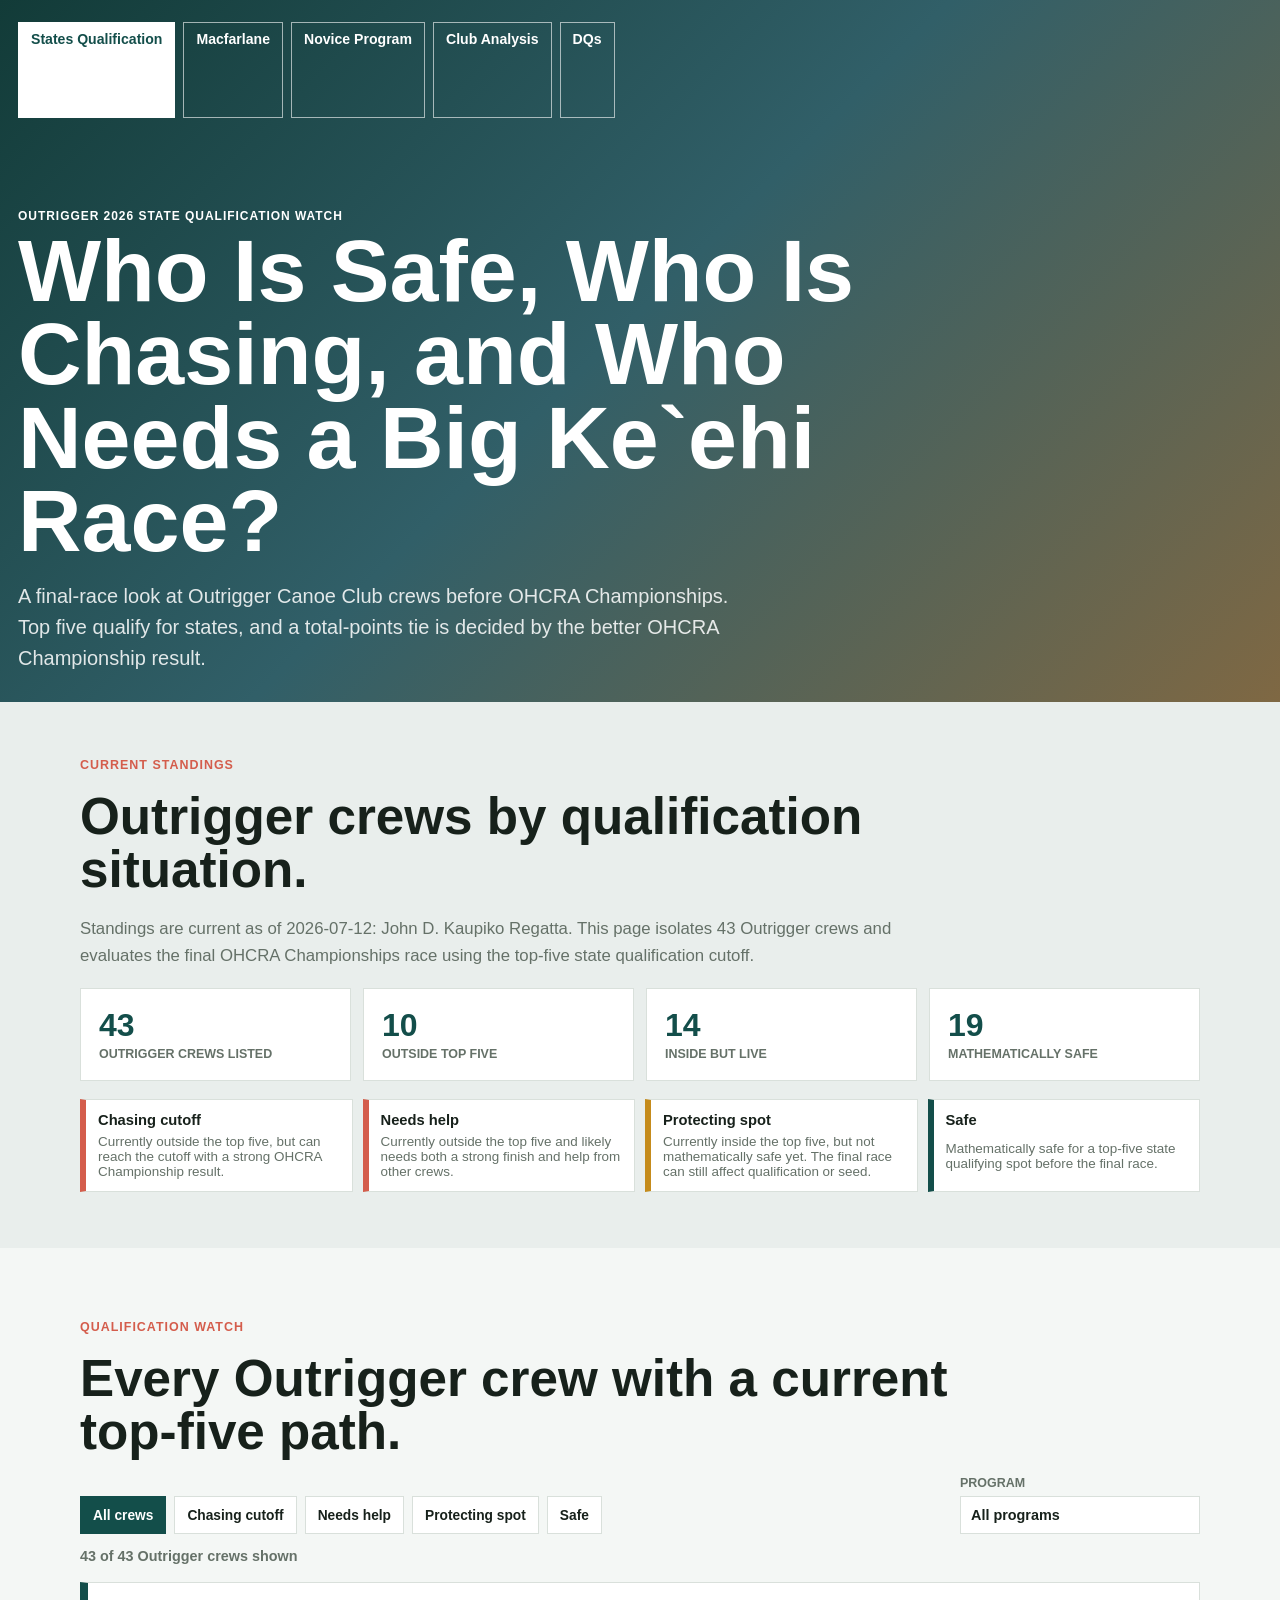
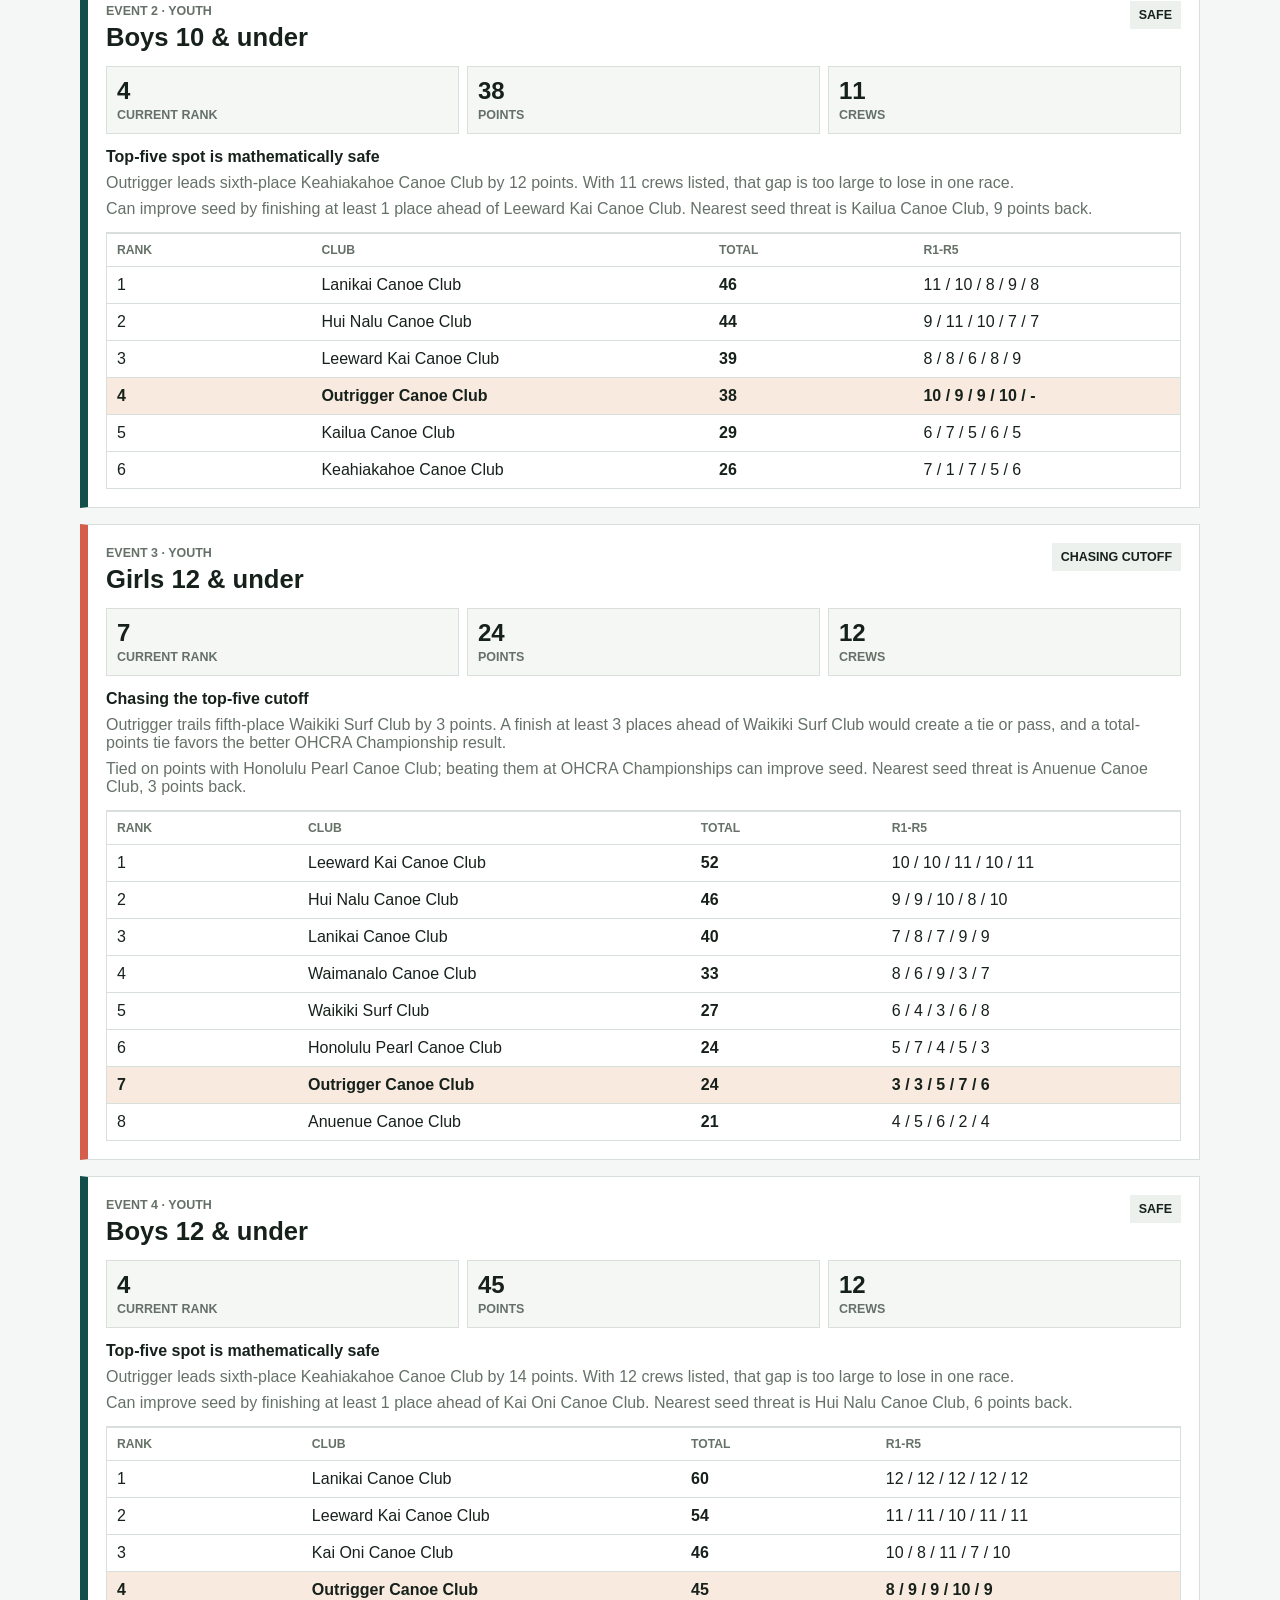
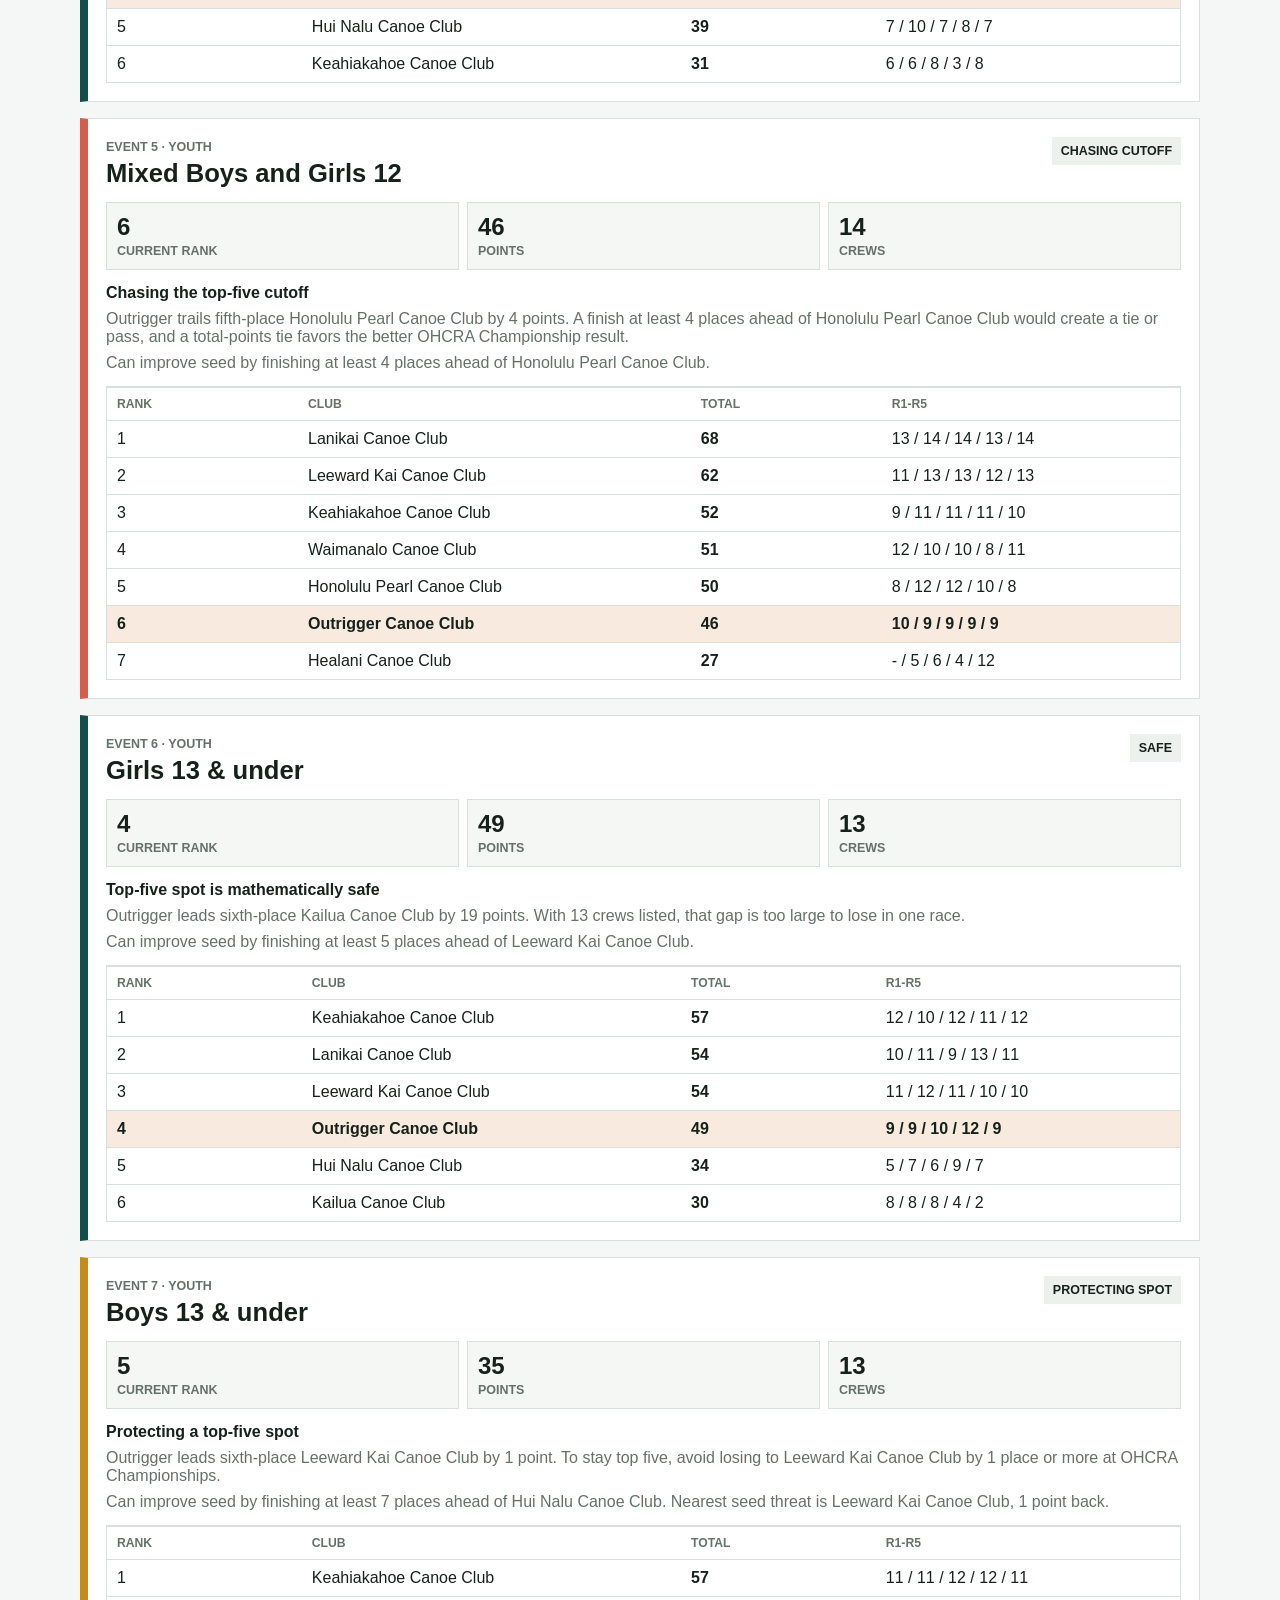
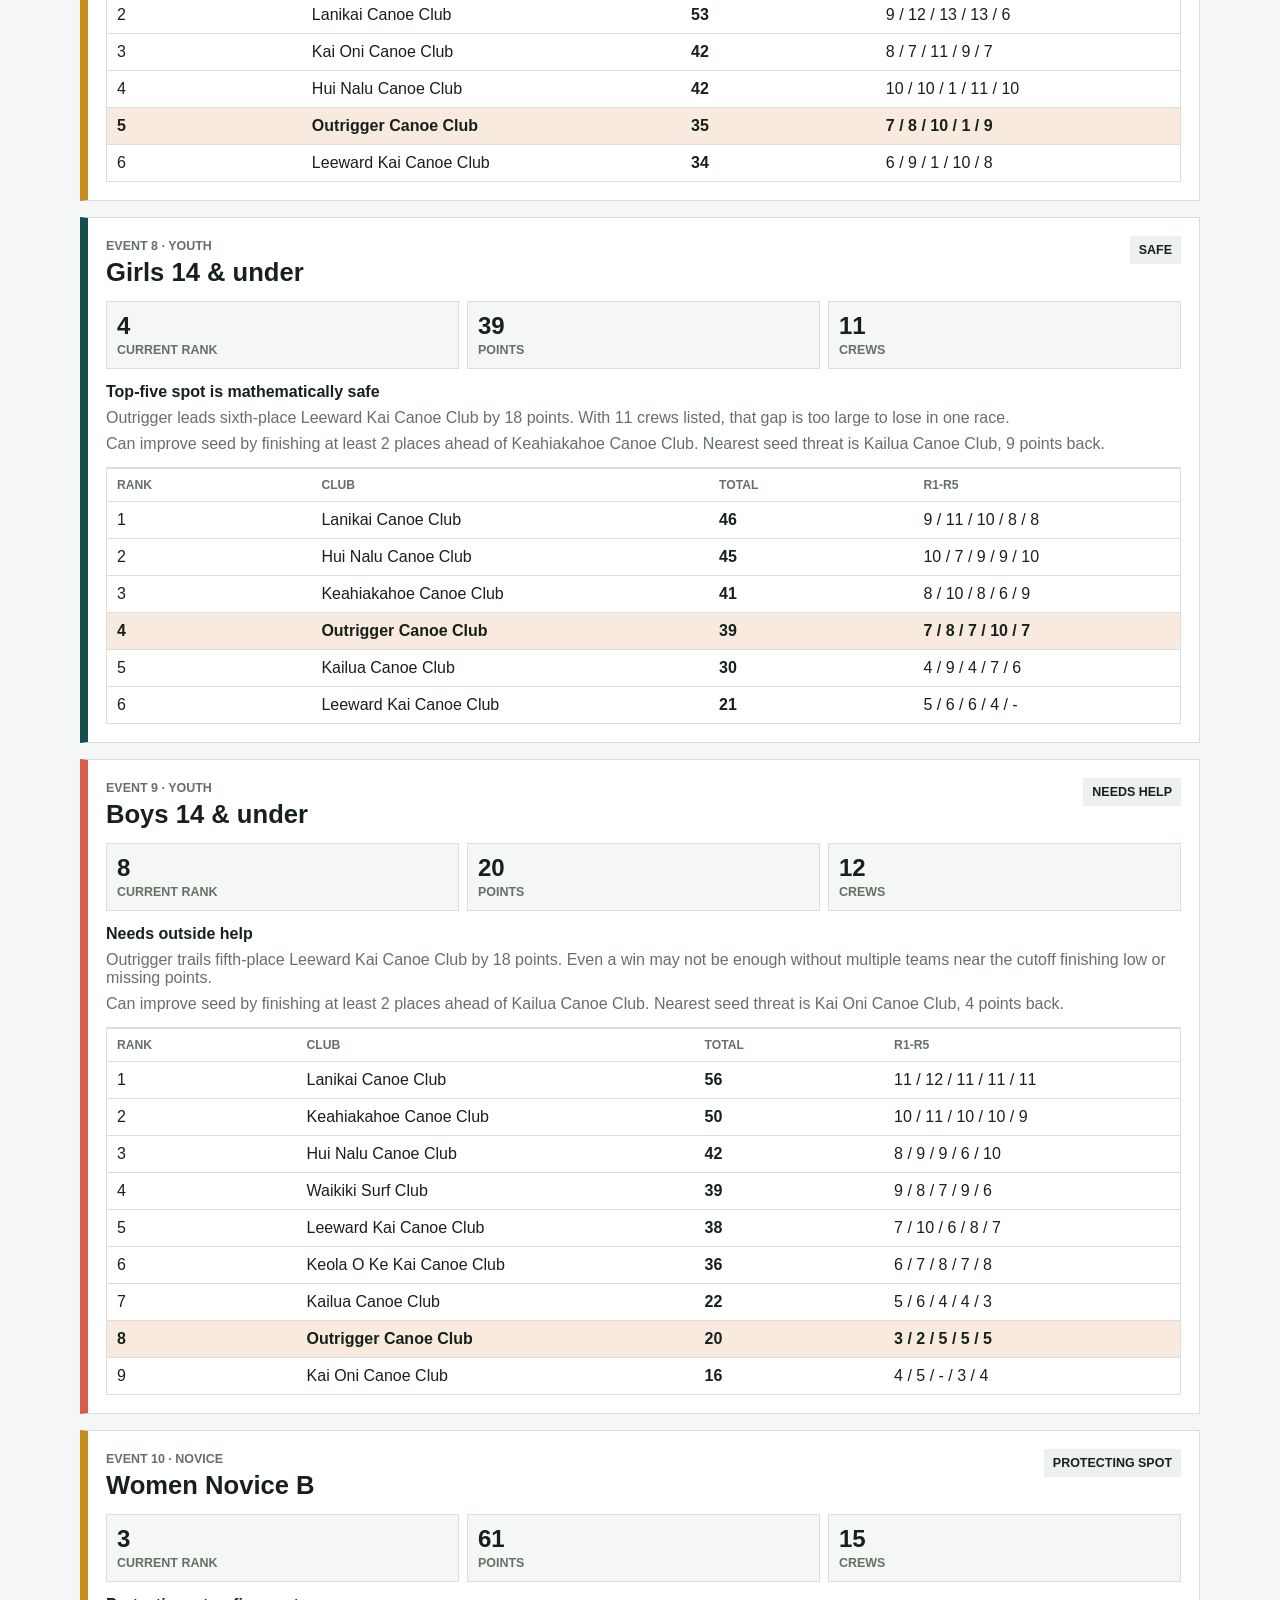
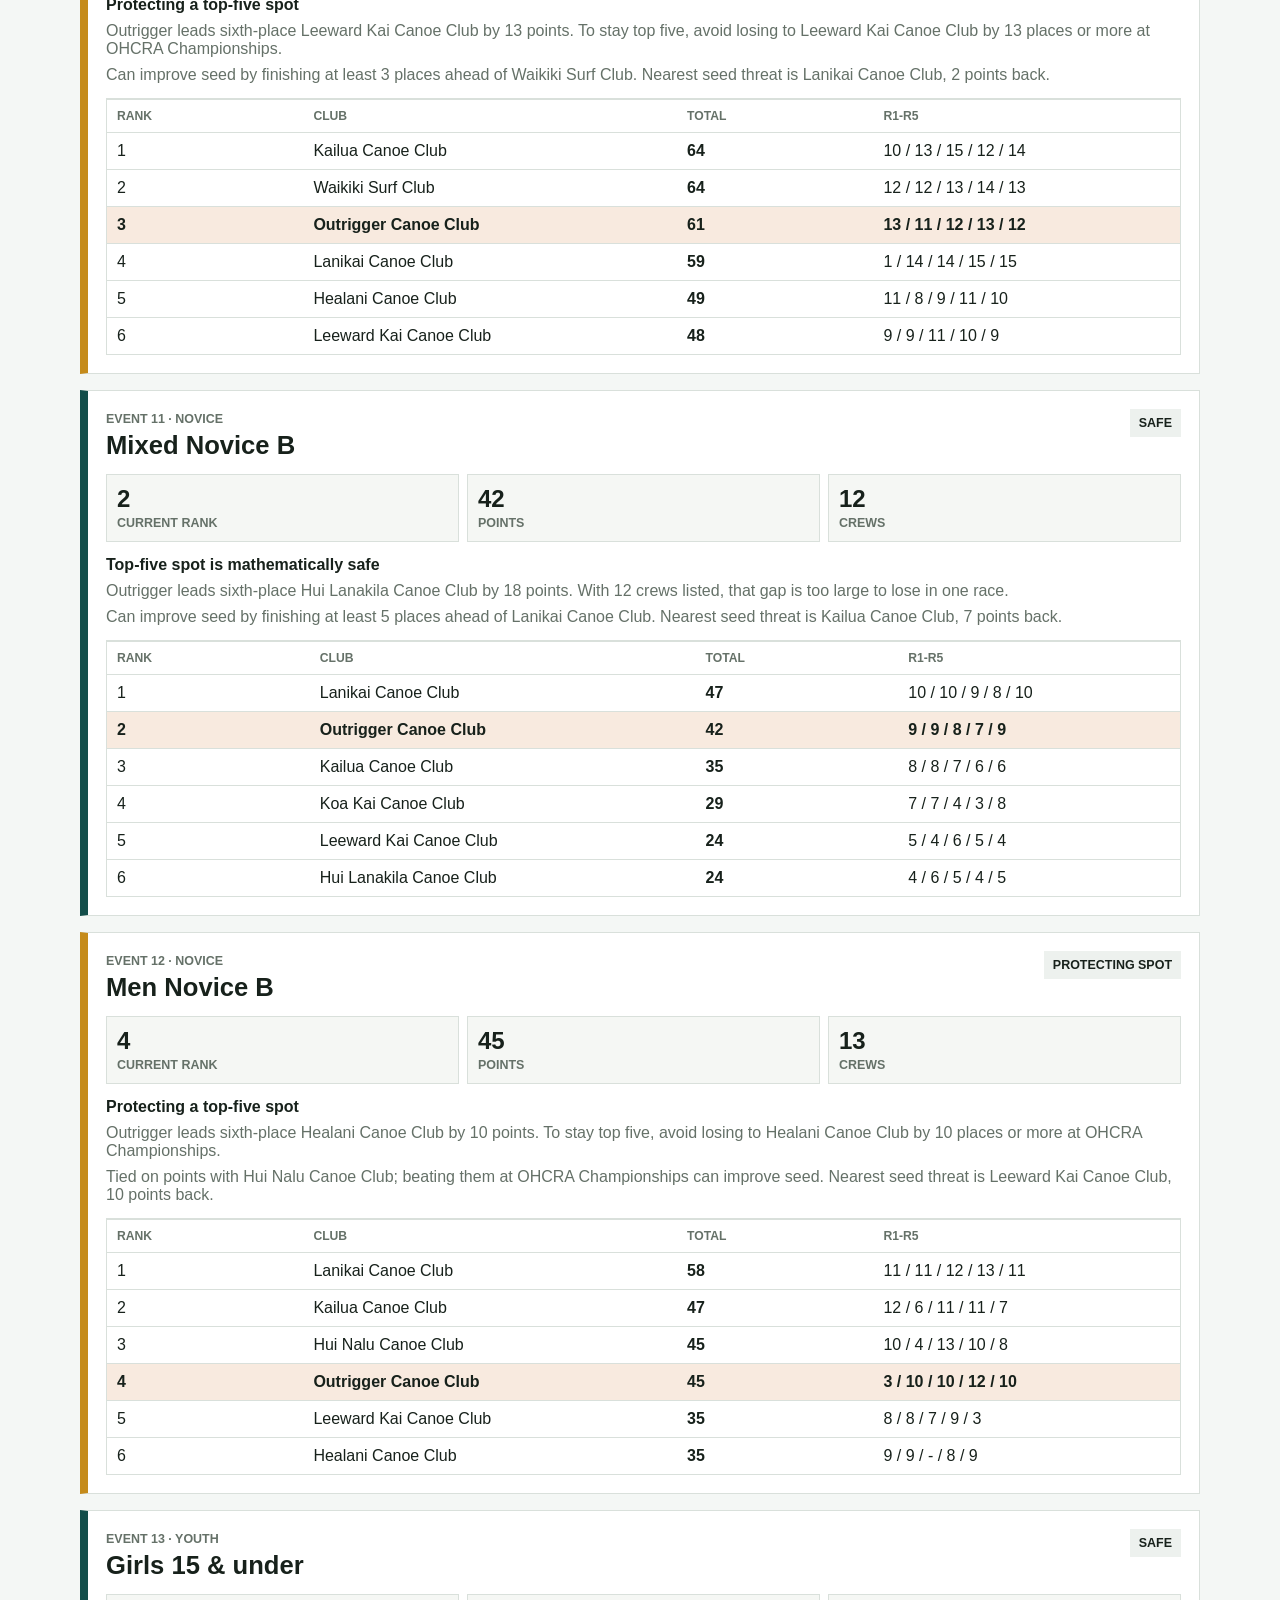
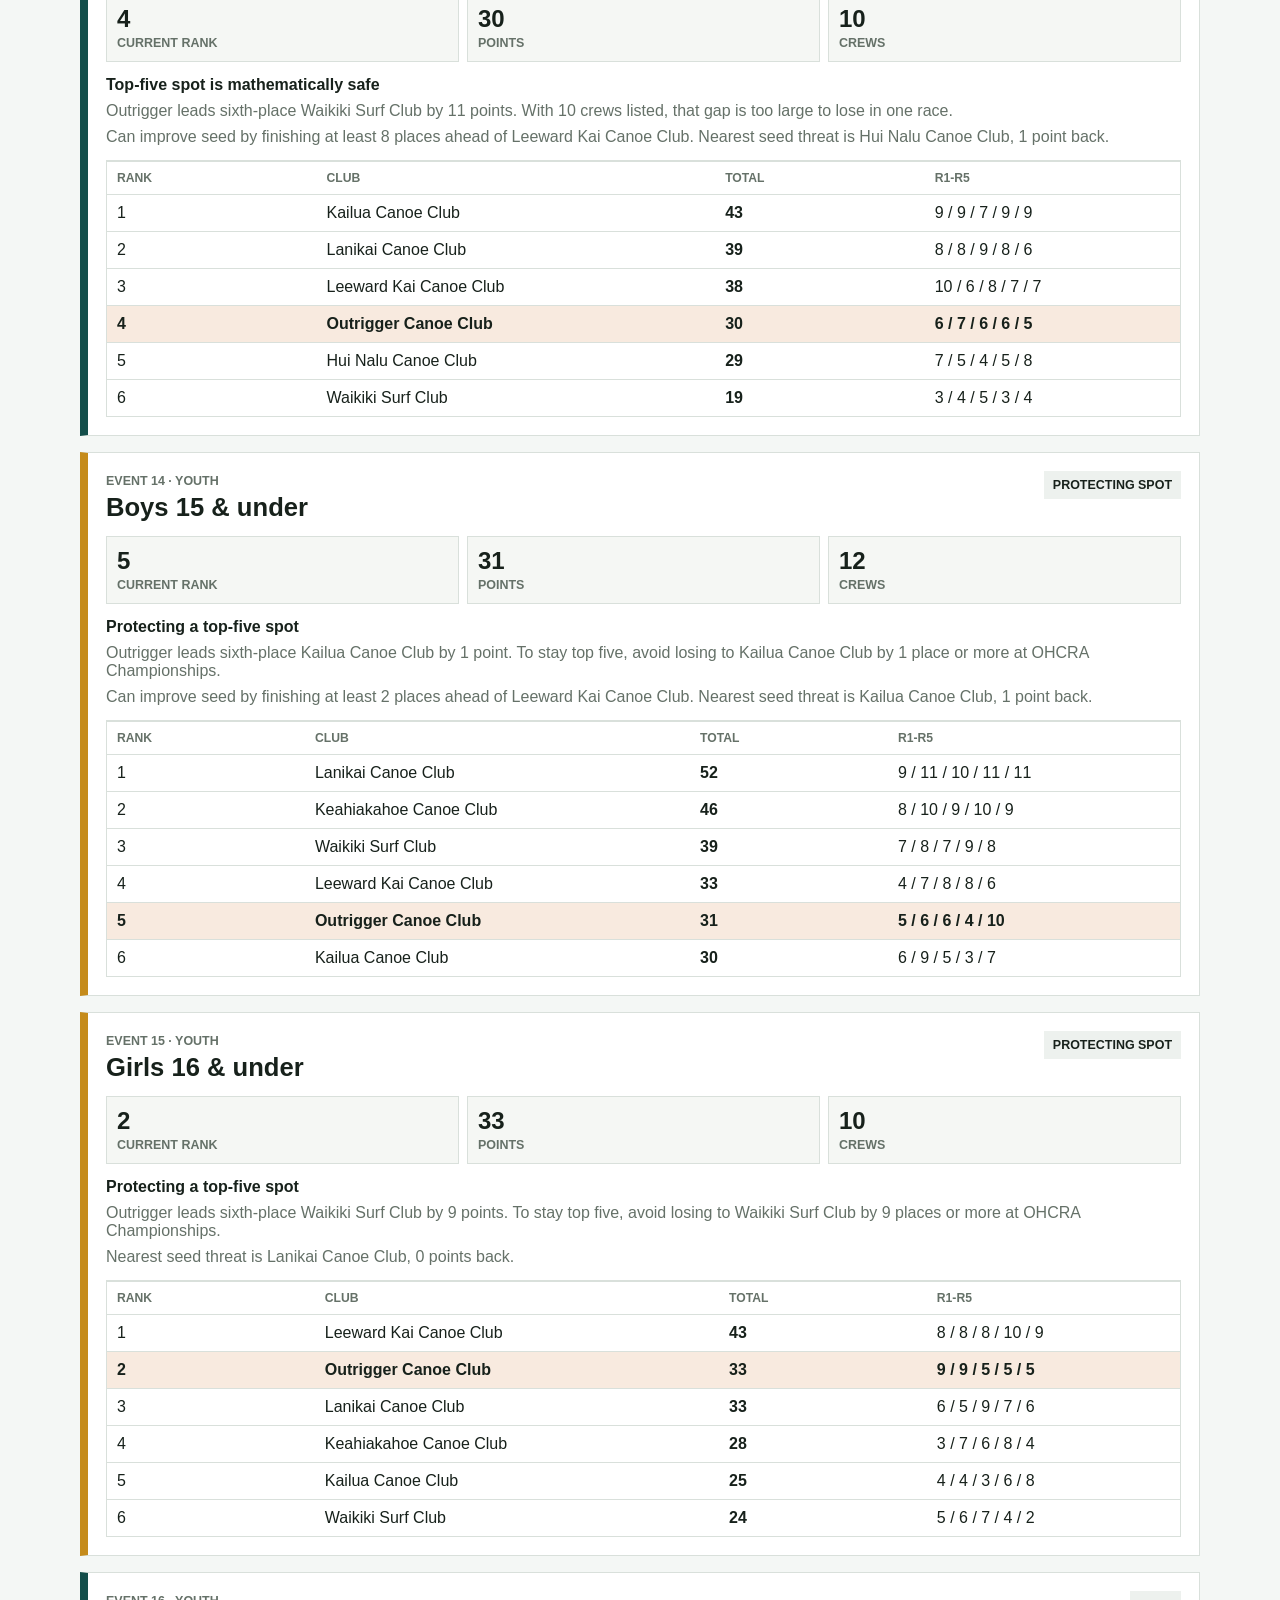
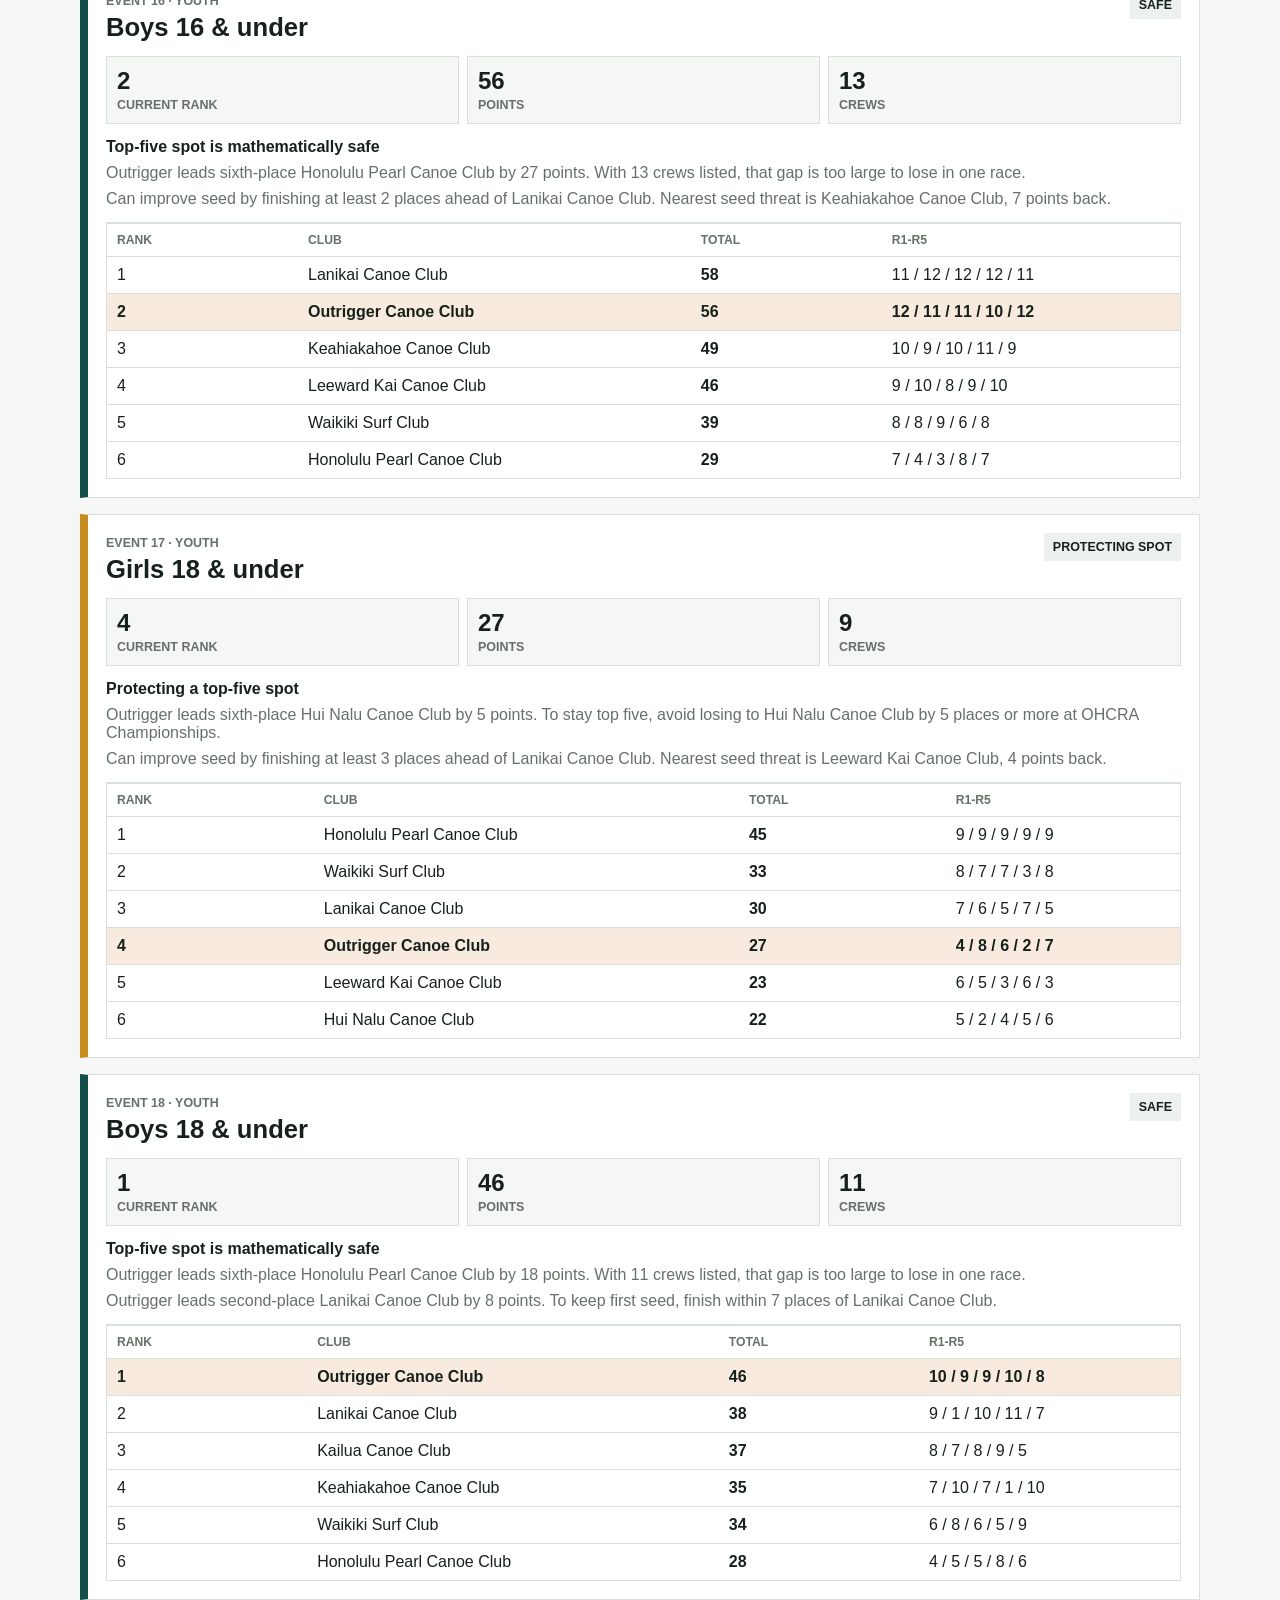
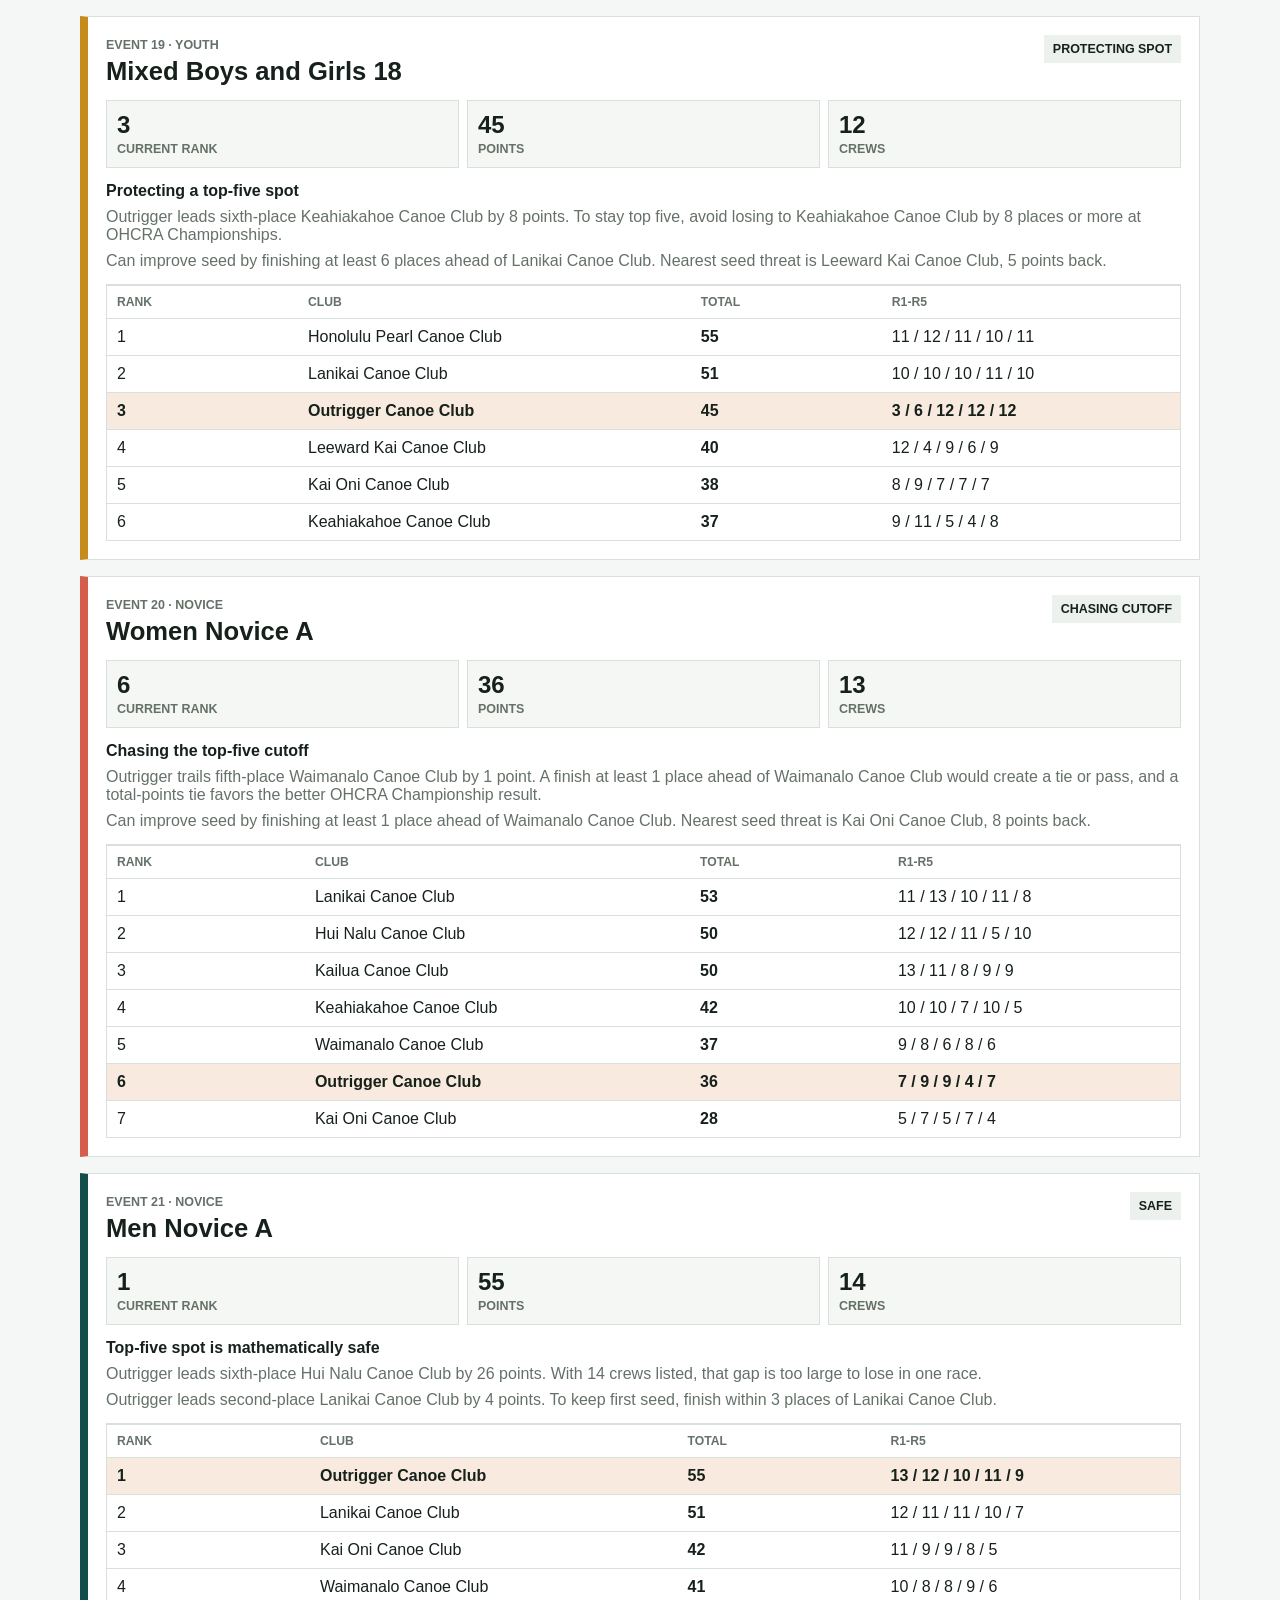
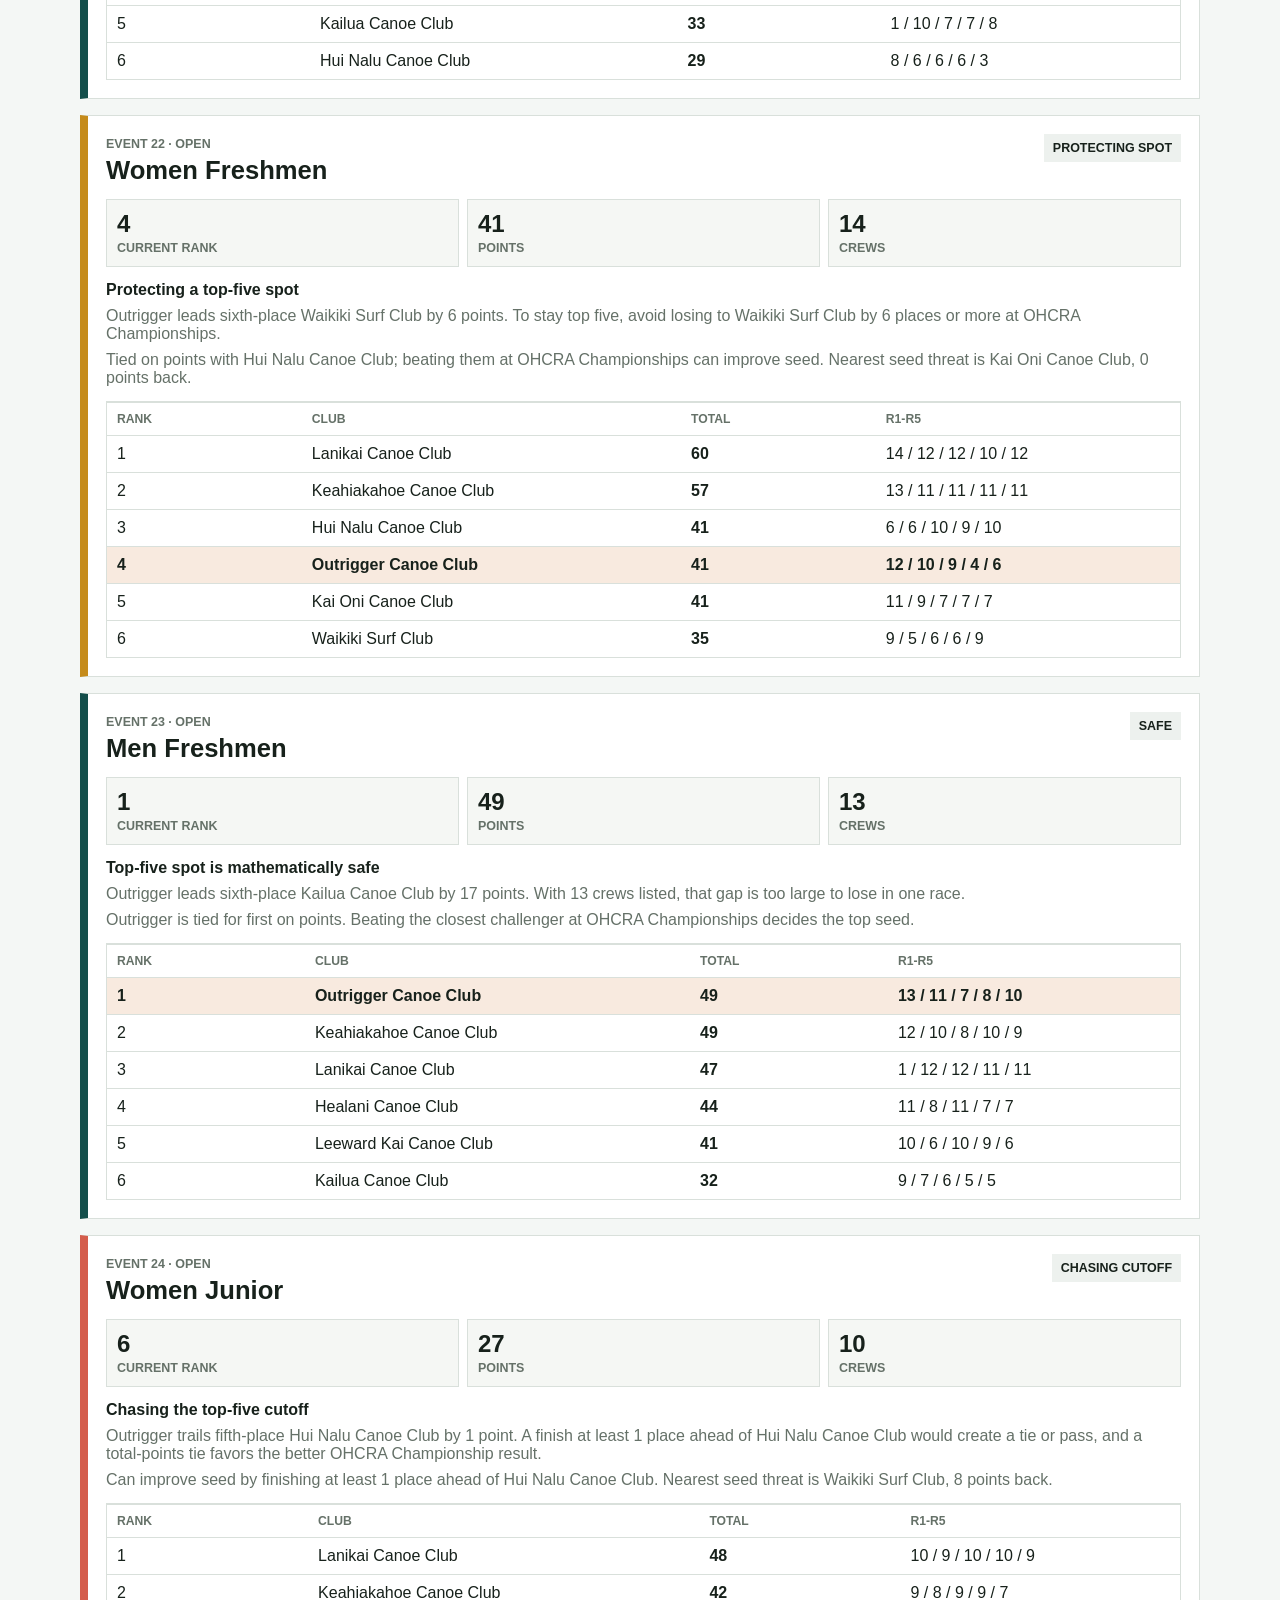
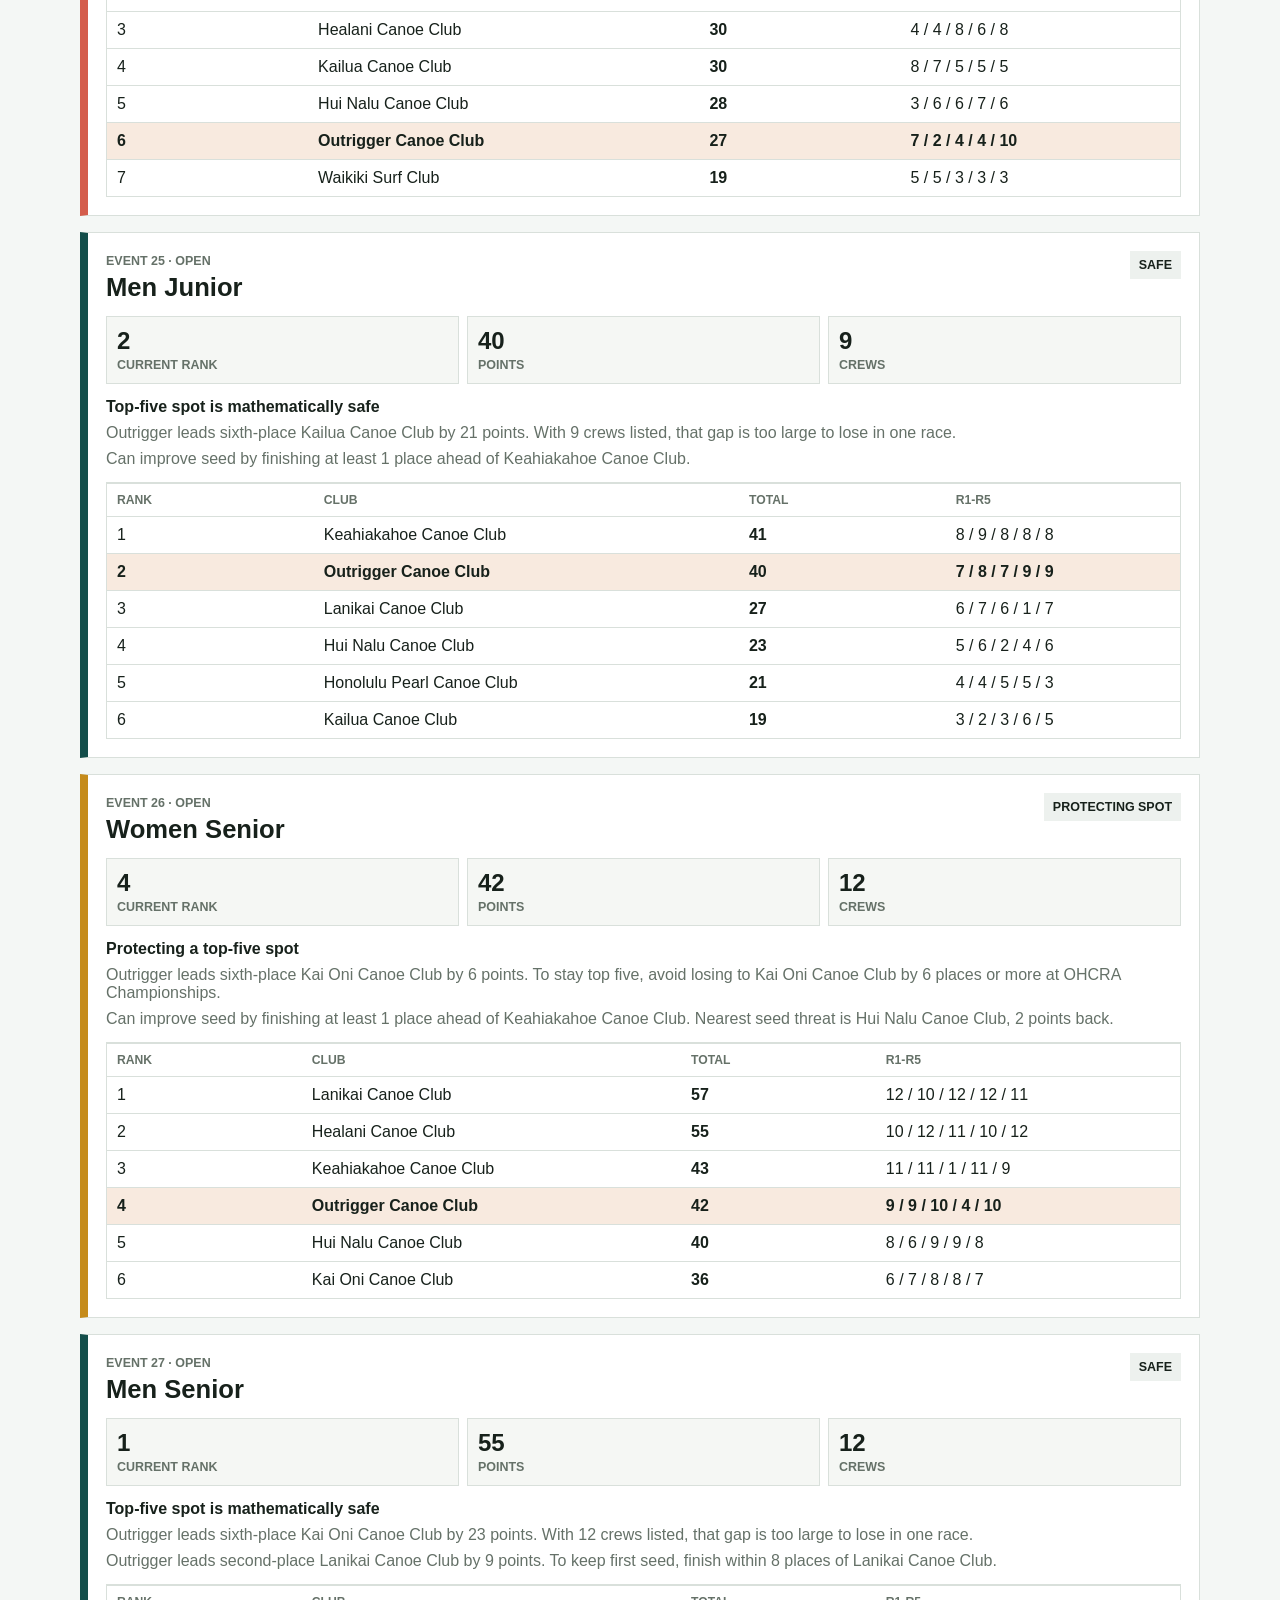
<file: site/index.html>
<!doctype html>
<html lang="en">
  <head>
    <meta charset="utf-8" />
    <meta name="viewport" content="width=device-width, initial-scale=1" />
    <meta http-equiv="refresh" content="0; url=qualification.html" />
    <link rel="canonical" href="qualification.html" />
    <title>HCRA Paddle Analysis</title>
    <script>window.location.replace("qualification.html");</script>
  </head>
  <body>
    <p>Continue to <a href="qualification.html">States Qualification</a>.</p>
  </body>
</html>
</file>
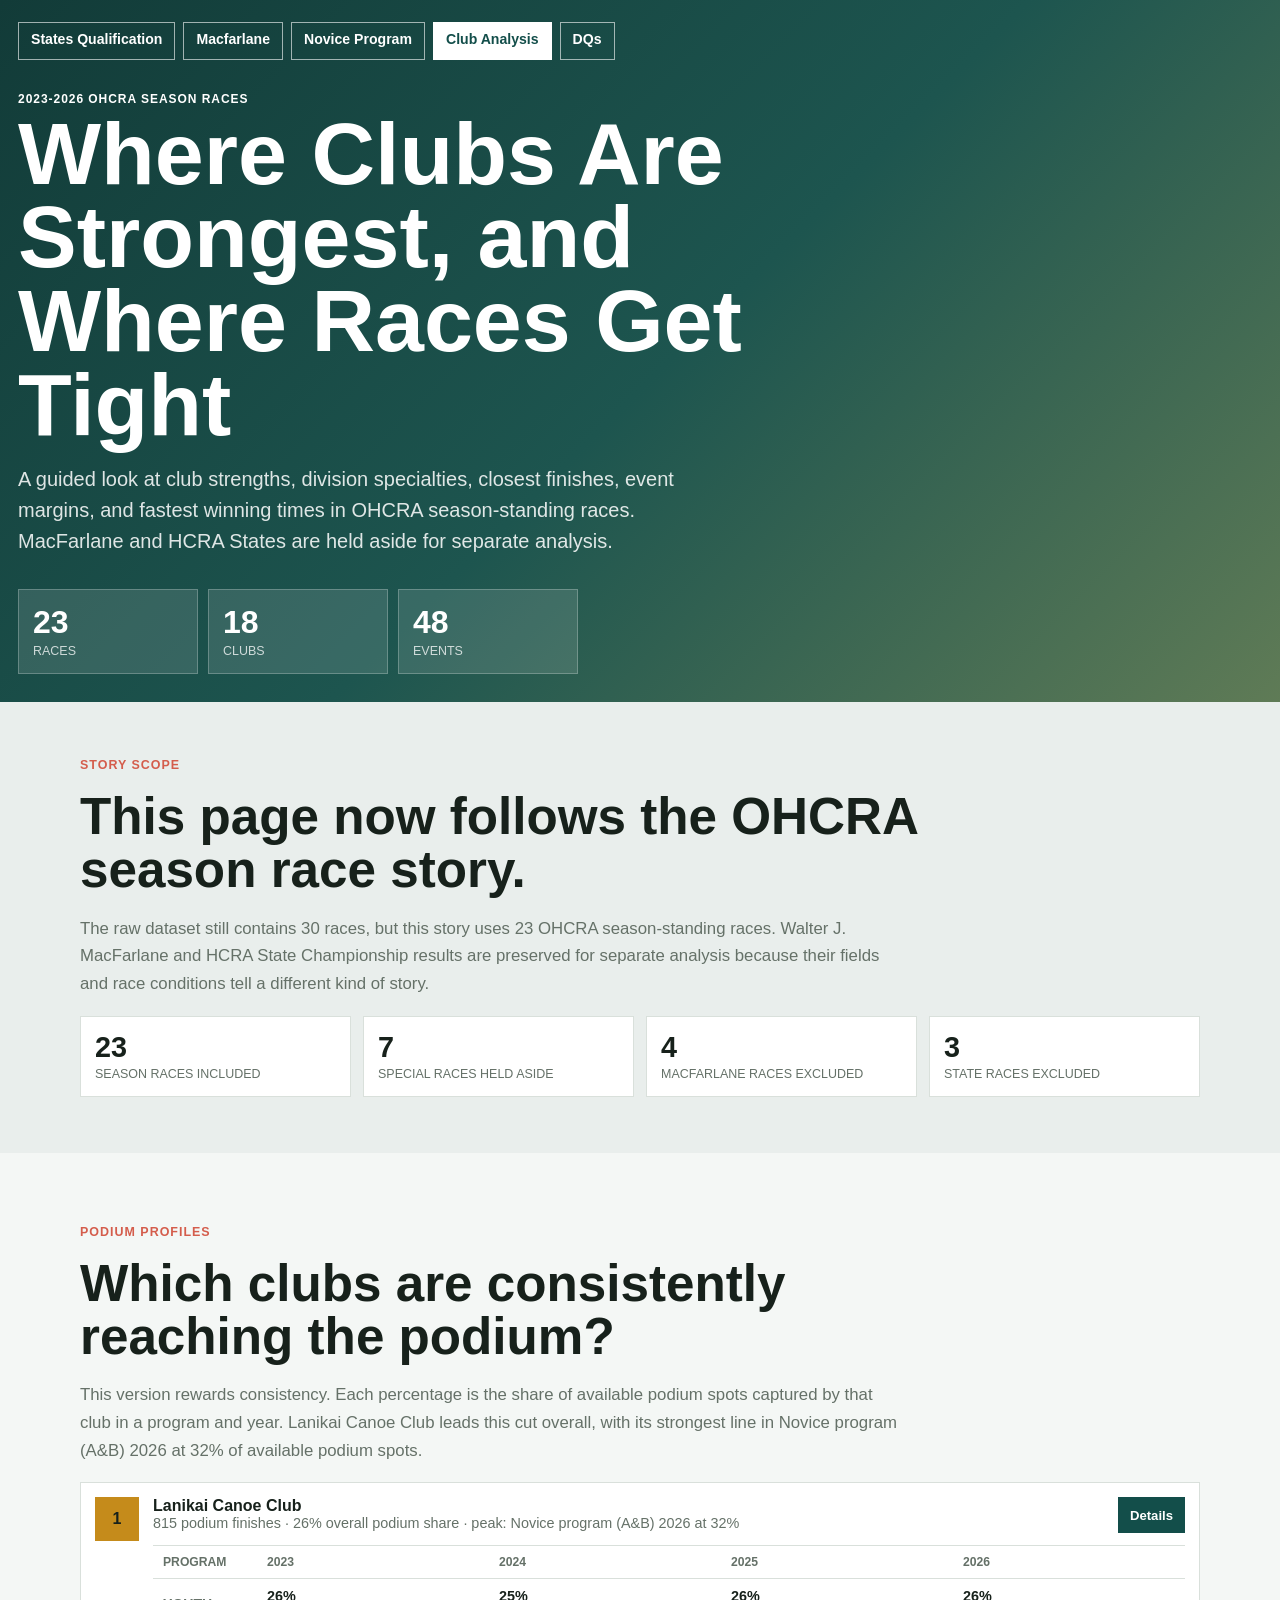
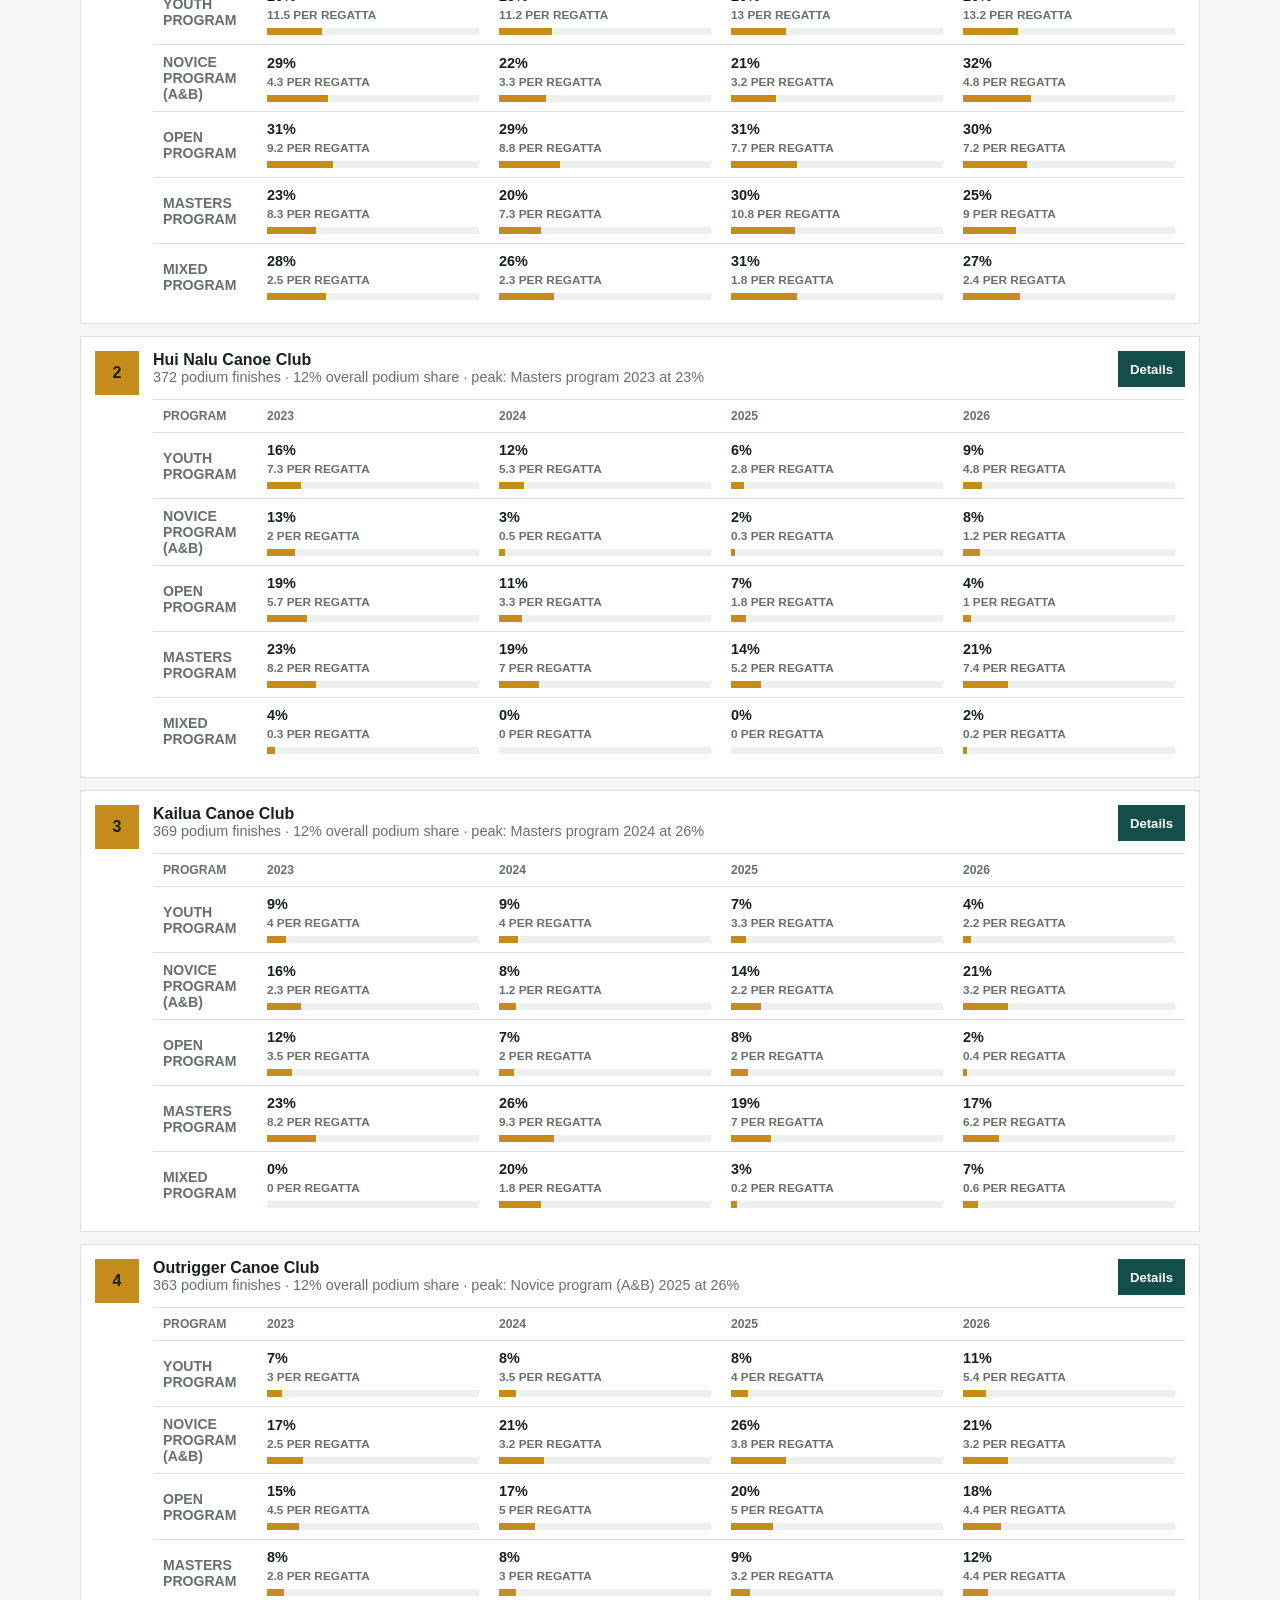
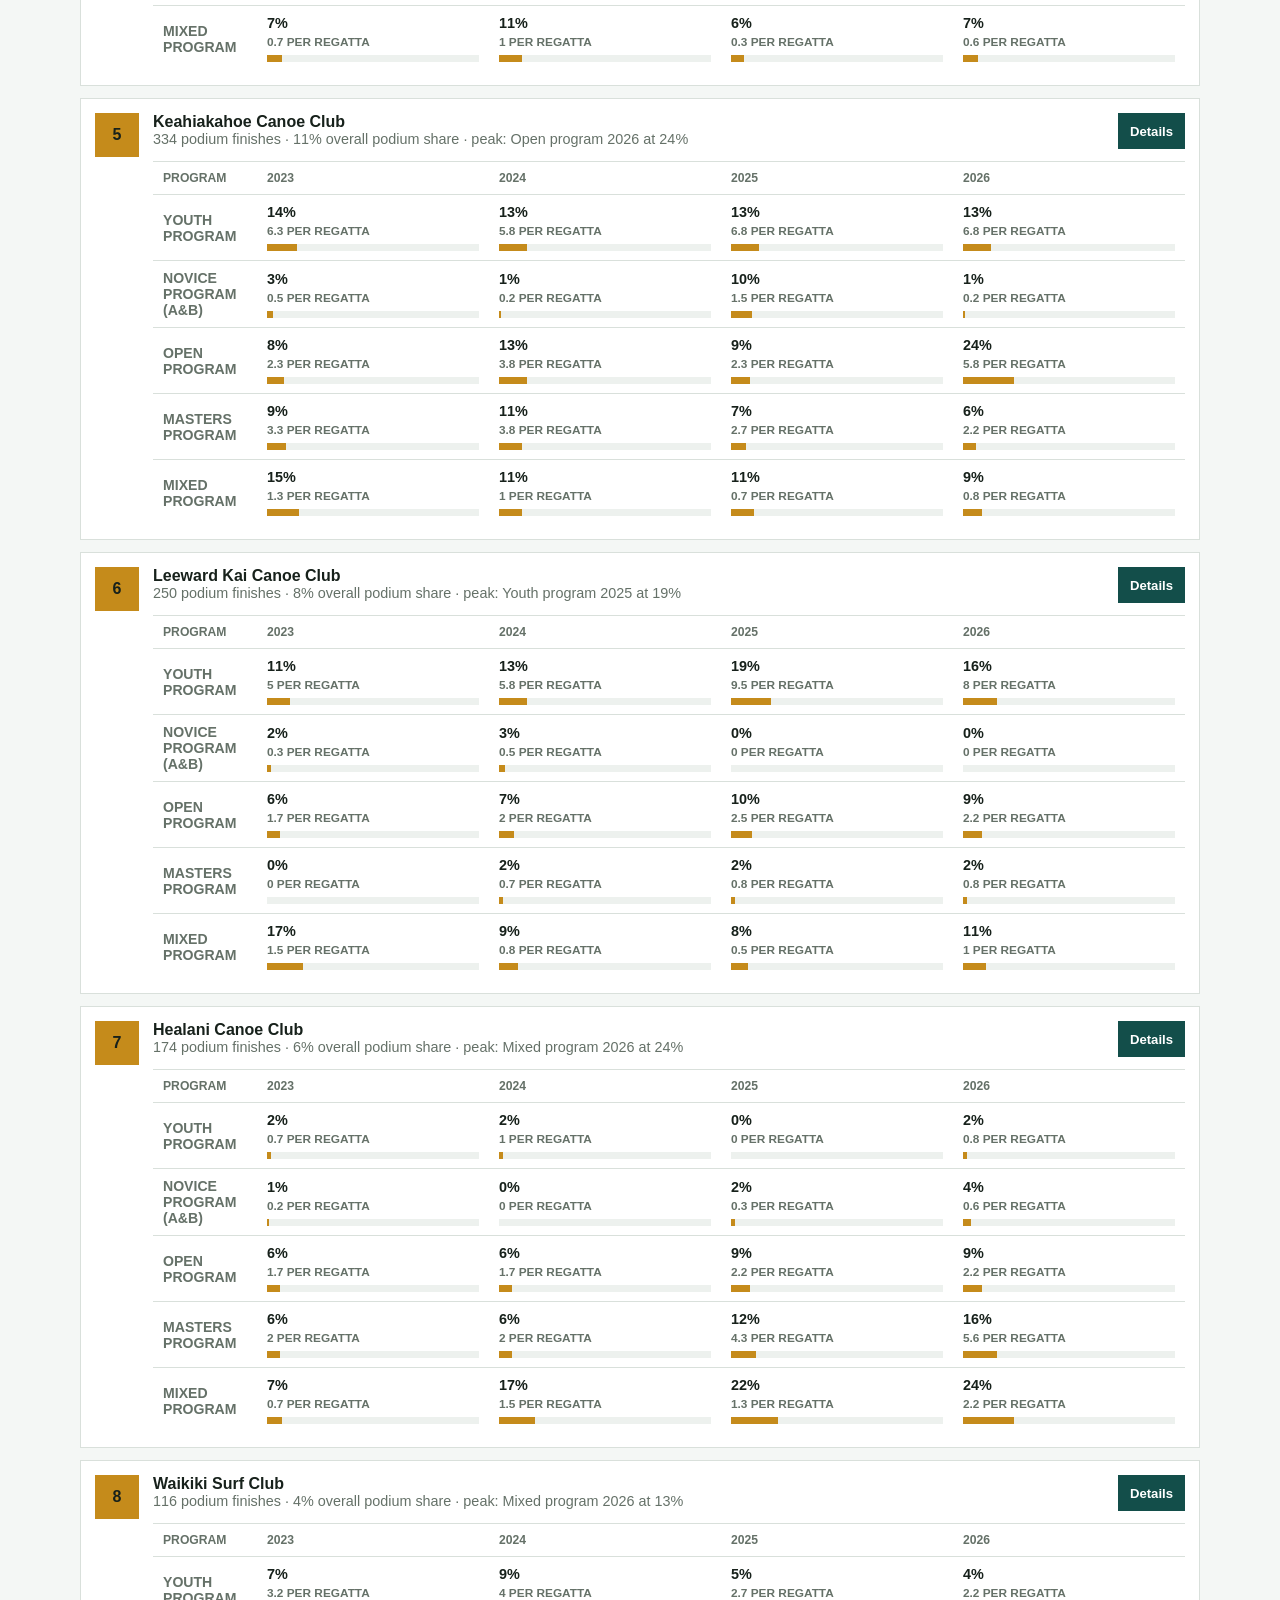
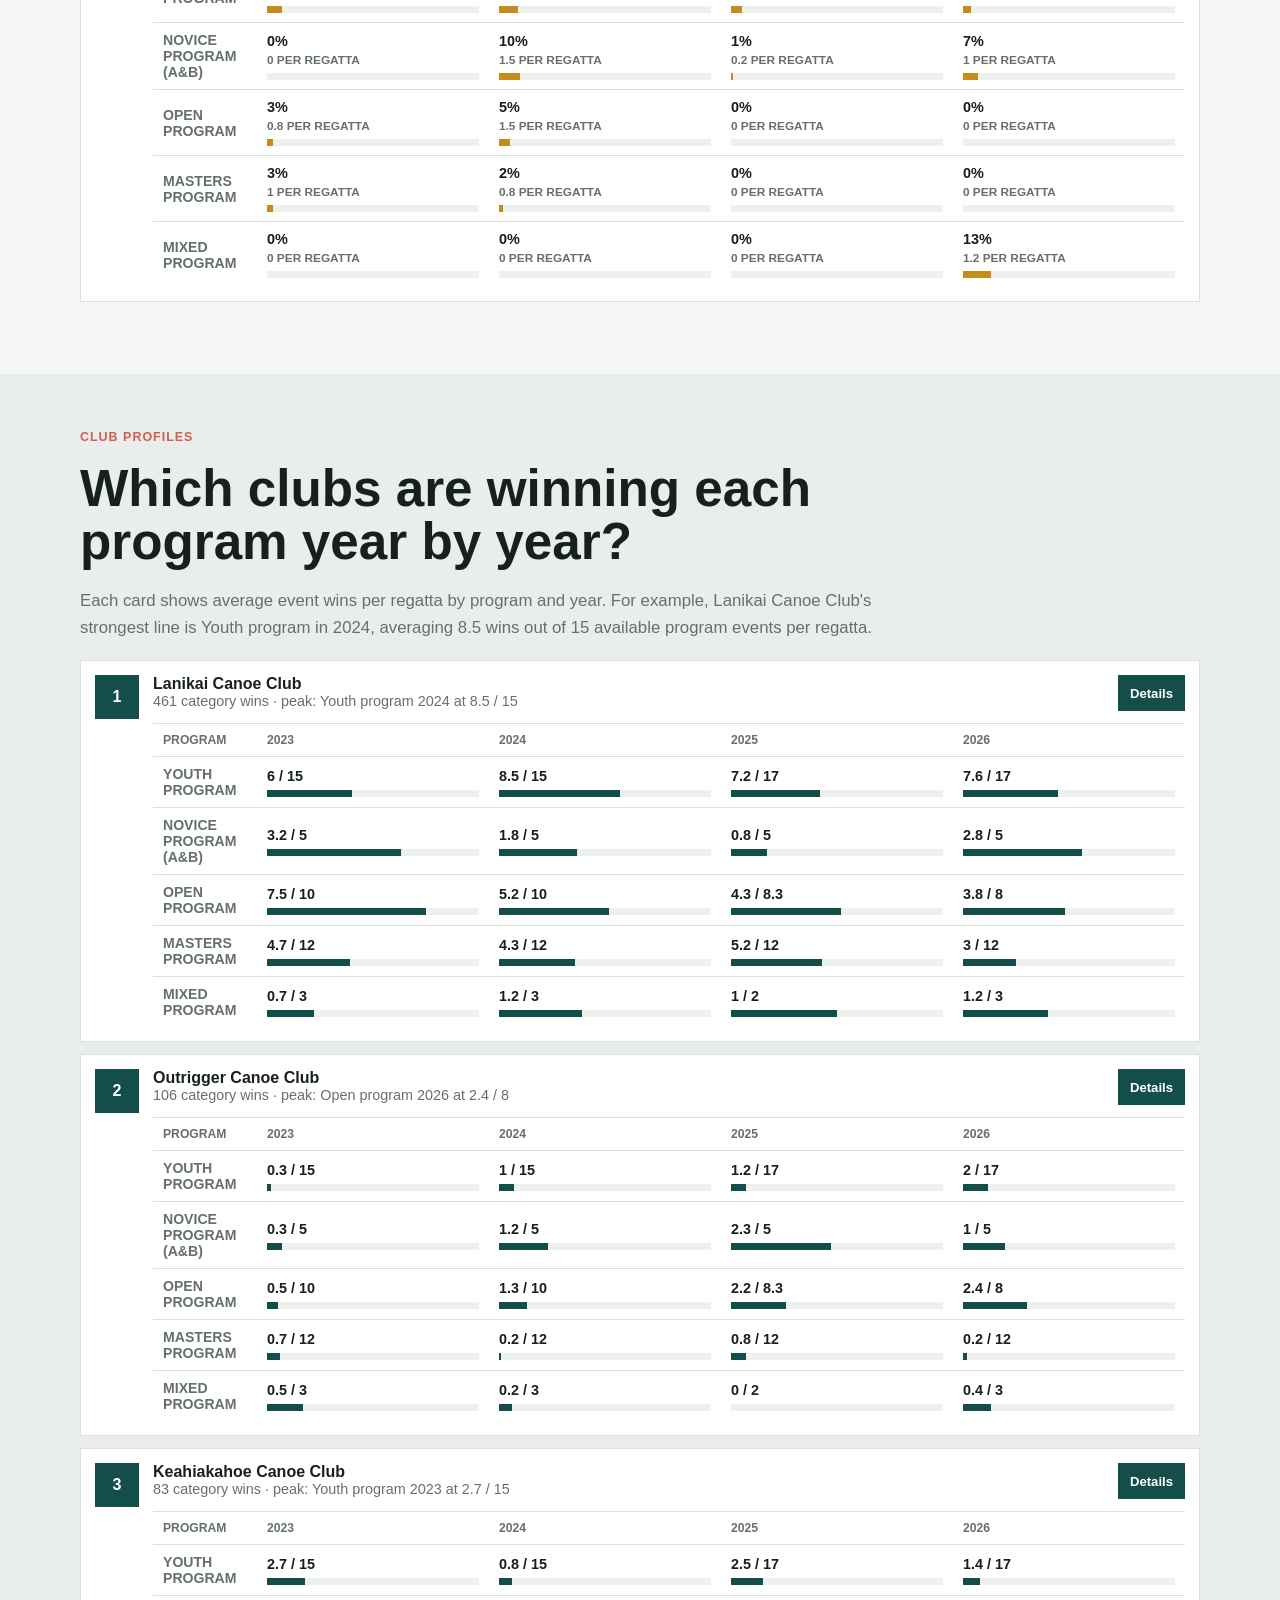
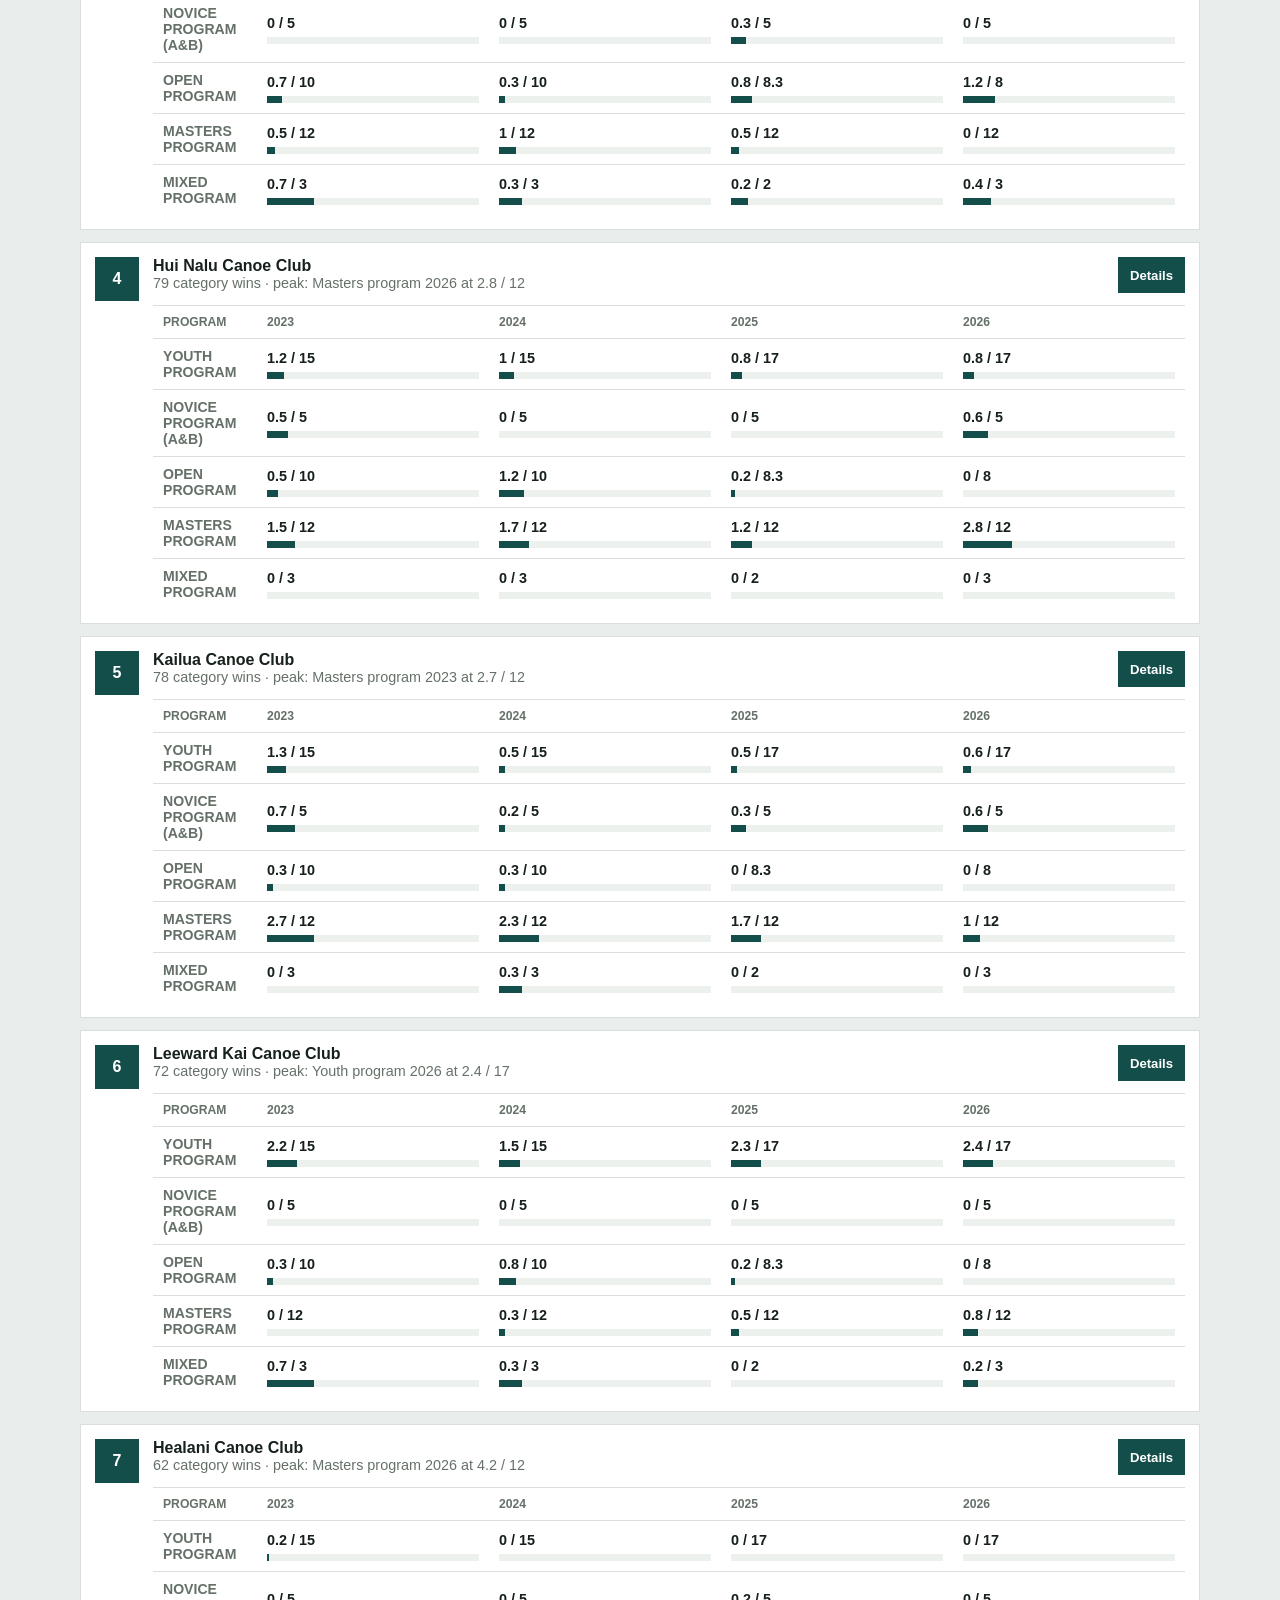
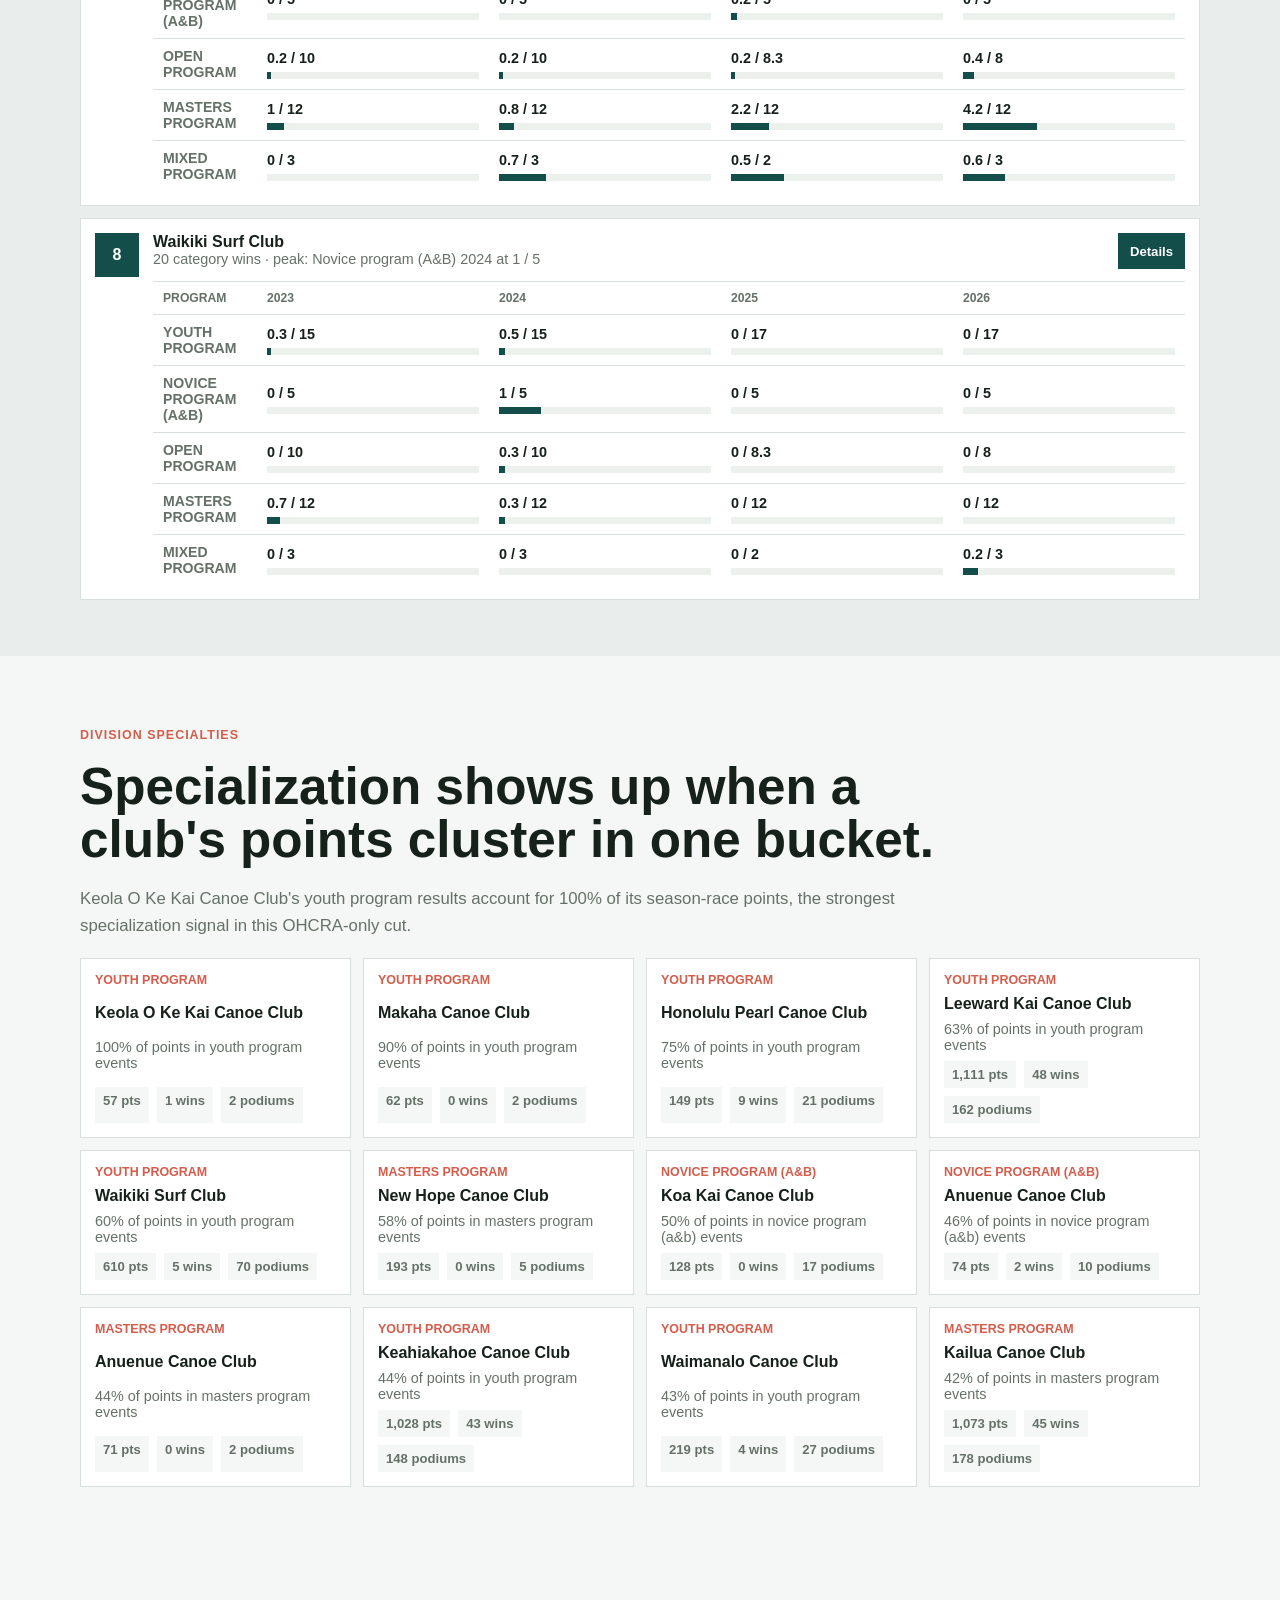
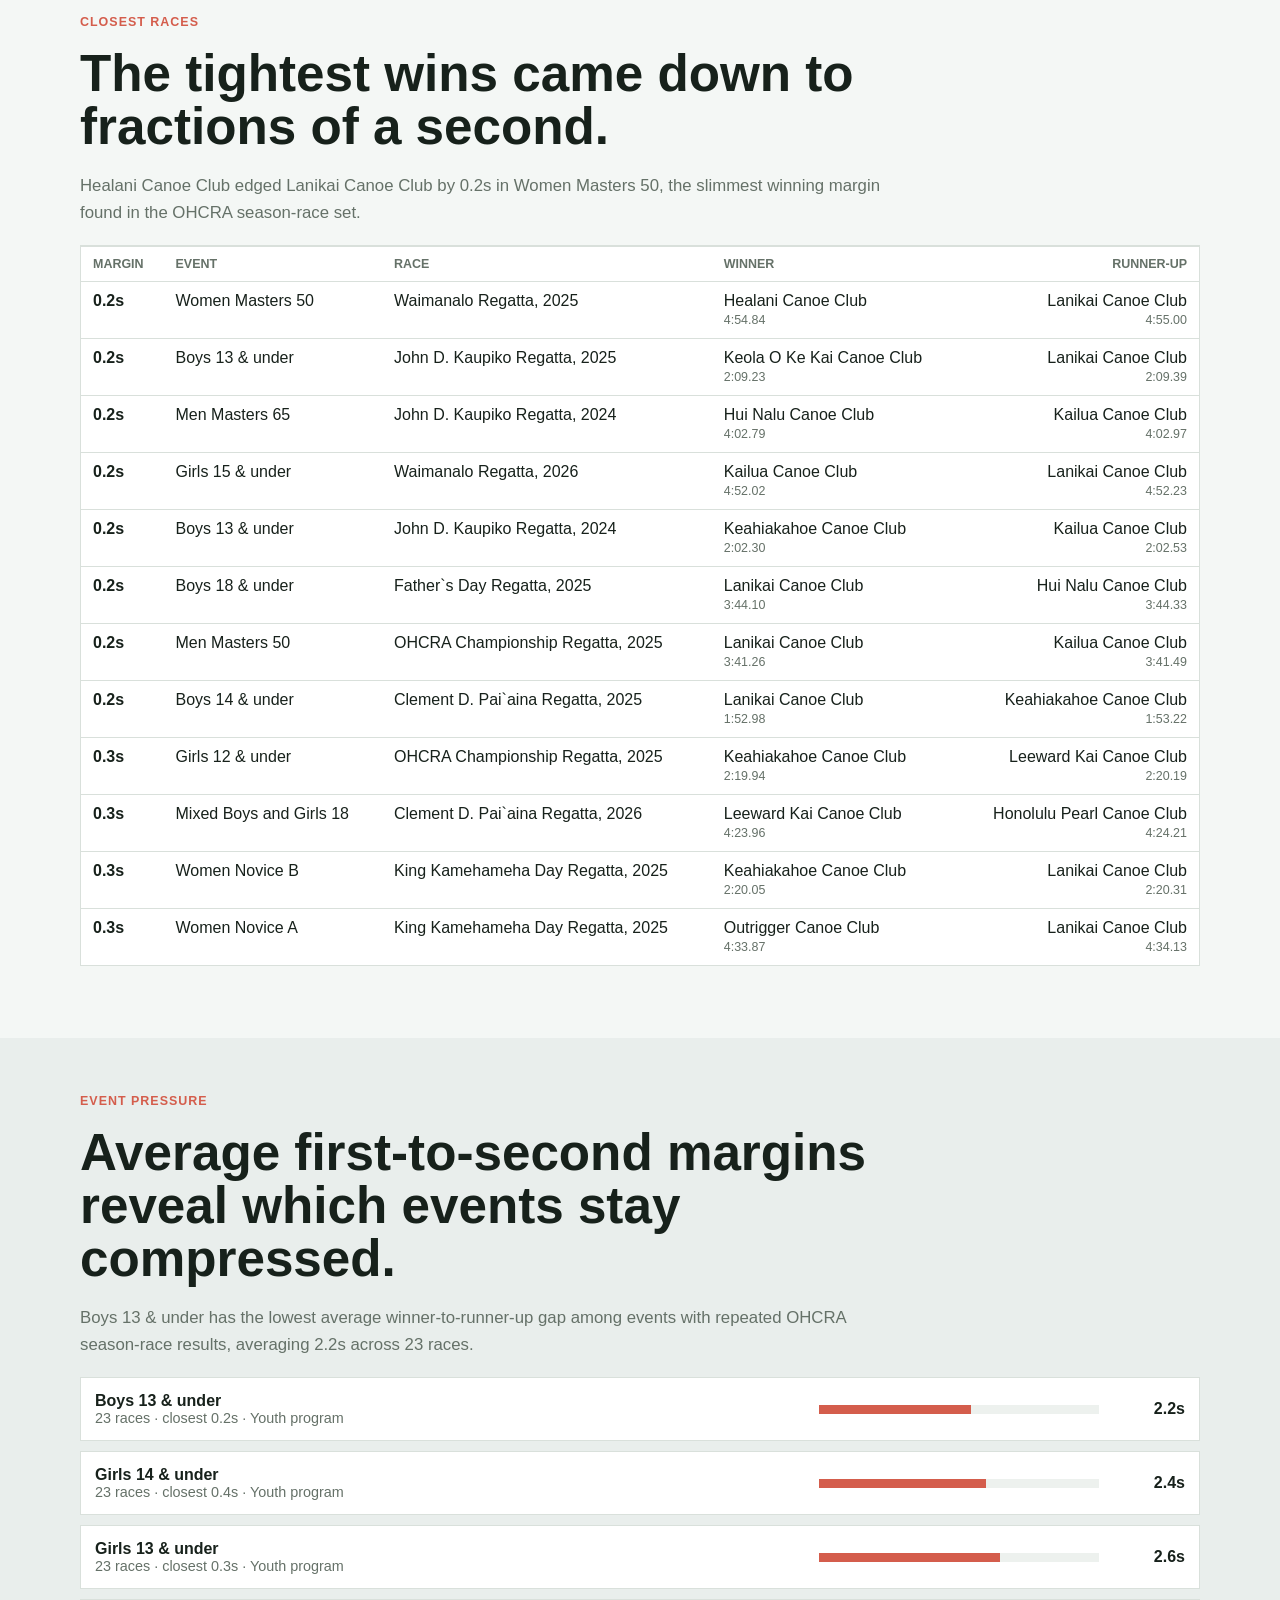
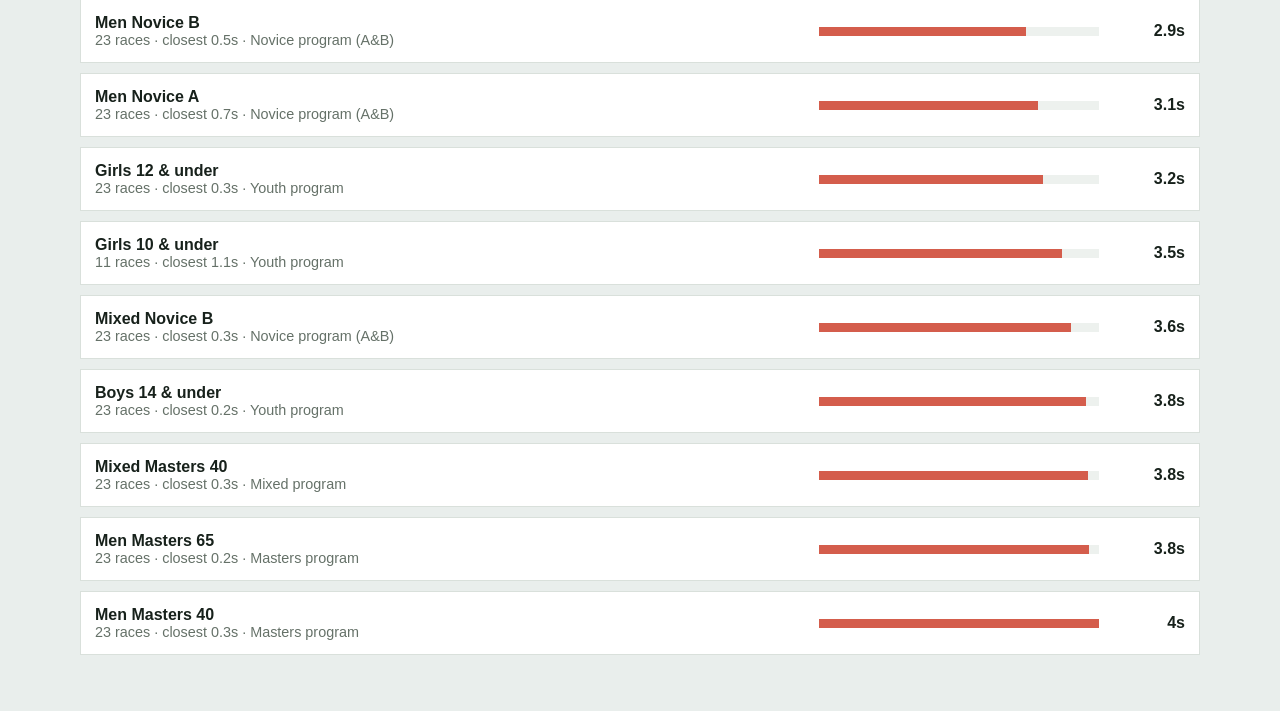
<file: site/analysis.html>
﻿<!doctype html>
<html lang="en">
  <head>
    <meta charset="utf-8" />
    <meta name="viewport" content="width=device-width, initial-scale=1" />
    <title>HCRA Paddle Race Story</title>
    <link rel="stylesheet" href="styles.css" />
    <!-- Google tag (gtag.js) -->
    <script async src="https://www.googletagmanager.com/gtag/js?id=G-S1N1E1MP09"></script>
    <script>
      window.dataLayer = window.dataLayer || [];
      function gtag(){dataLayer.push(arguments);}
      gtag('js', new Date());
      gtag('config', 'G-S1N1E1MP09');
    </script>
  </head>
  <body>
    <header class="story-hero">
      <nav class="site-nav" aria-label="Site">
        <a href="qualification.html">States Qualification</a>
        <a href="macfarlane.html">Macfarlane</a>
        <a href="novice.html">Novice Program</a>
        <a href="analysis.html" aria-current="page">Club Analysis</a>
        <a href="dqs.html">DQs</a>
      </nav>
      <div class="story-hero-text">
        <p class="eyebrow">2023-2026 OHCRA season races</p>
        <h1>Where Clubs Are Strongest, and Where Races Get Tight</h1>
        <p>
          A guided look at club strengths, division specialties, closest finishes,
          event margins, and fastest winning times in OHCRA season-standing races.
          MacFarlane and HCRA States are held aside for separate analysis.
        </p>
      </div>
      <div class="story-stats" aria-label="Dataset summary">
        <article>
          <span id="story-races">0</span>
          <small>races</small>
        </article>
        <article>
          <span id="story-clubs">0</span>
          <small>clubs</small>
        </article>
        <article>
          <span id="story-events">0</span>
          <small>events</small>
        </article>
      </div>
    </header>

    <main class="story-main">
      <section class="story-section band">
        <p class="section-kicker">Story scope</p>
        <h2>This page now follows the OHCRA season race story.</h2>
        <p class="story-copy" id="scope-intro"></p>
        <div class="scope-grid" id="scope-grid"></div>
      </section>

      <section class="story-section">
        <p class="section-kicker">Podium profiles</p>
        <h2>Which clubs are consistently reaching the podium?</h2>
        <p class="story-copy" id="podium-profile-intro"></p>
        <div class="profile-list" id="podium-profile-list"></div>
      </section>

      <section class="story-section band">
        <p class="section-kicker">Club profiles</p>
        <h2>Which clubs are winning each program year by year?</h2>
        <p class="story-copy" id="profile-intro"></p>
        <div class="profile-list" id="profile-list"></div>
      </section>

      <section class="story-section">
        <p class="section-kicker">Division specialties</p>
        <h2>Specialization shows up when a club's points cluster in one bucket.</h2>
        <p class="story-copy" id="specialization-intro"></p>
        <div class="specialty-grid" id="specialty-grid"></div>
      </section>

      <section class="story-section">
        <p class="section-kicker">Closest races</p>
        <h2>The tightest wins came down to fractions of a second.</h2>
        <p class="story-copy" id="closest-intro"></p>
        <div class="table-wrap story-table">
          <table>
            <thead>
              <tr>
                <th>Margin</th>
                <th>Event</th>
                <th>Race</th>
                <th>Winner</th>
                <th>Runner-up</th>
              </tr>
            </thead>
            <tbody id="closest-body"></tbody>
          </table>
        </div>
      </section>

      <section class="story-section band">
        <p class="section-kicker">Event pressure</p>
        <h2>Average first-to-second margins reveal which events stay compressed.</h2>
        <p class="story-copy" id="average-margin-intro"></p>
        <div class="margin-list" id="margin-list"></div>
      </section>

    </main>


    <div class="crew-modal" id="profile-modal" aria-hidden="true">
      <button class="crew-modal-backdrop" type="button" data-close-profile aria-label="Close club detail"></button>
      <section class="crew-sheet profile-sheet" role="dialog" aria-modal="true" aria-labelledby="profile-sheet-title">
        <div class="crew-sheet-handle" aria-hidden="true"></div>
        <div class="crew-sheet-header">
          <div>
            <p class="section-kicker" id="profile-sheet-kicker">Club category detail</p>
            <h2 id="profile-sheet-title">Club</h2>
            <p id="profile-sheet-meta"></p>
          </div>
          <button class="icon-close" type="button" data-close-profile aria-label="Close club detail">×</button>
        </div>
        <div class="profile-detail-body" id="profile-detail-body"></div>
      </section>
    </div>
    <script src="analysis.js?v=refresh-2026-1198"></script>
  </body>
</html>
</file>
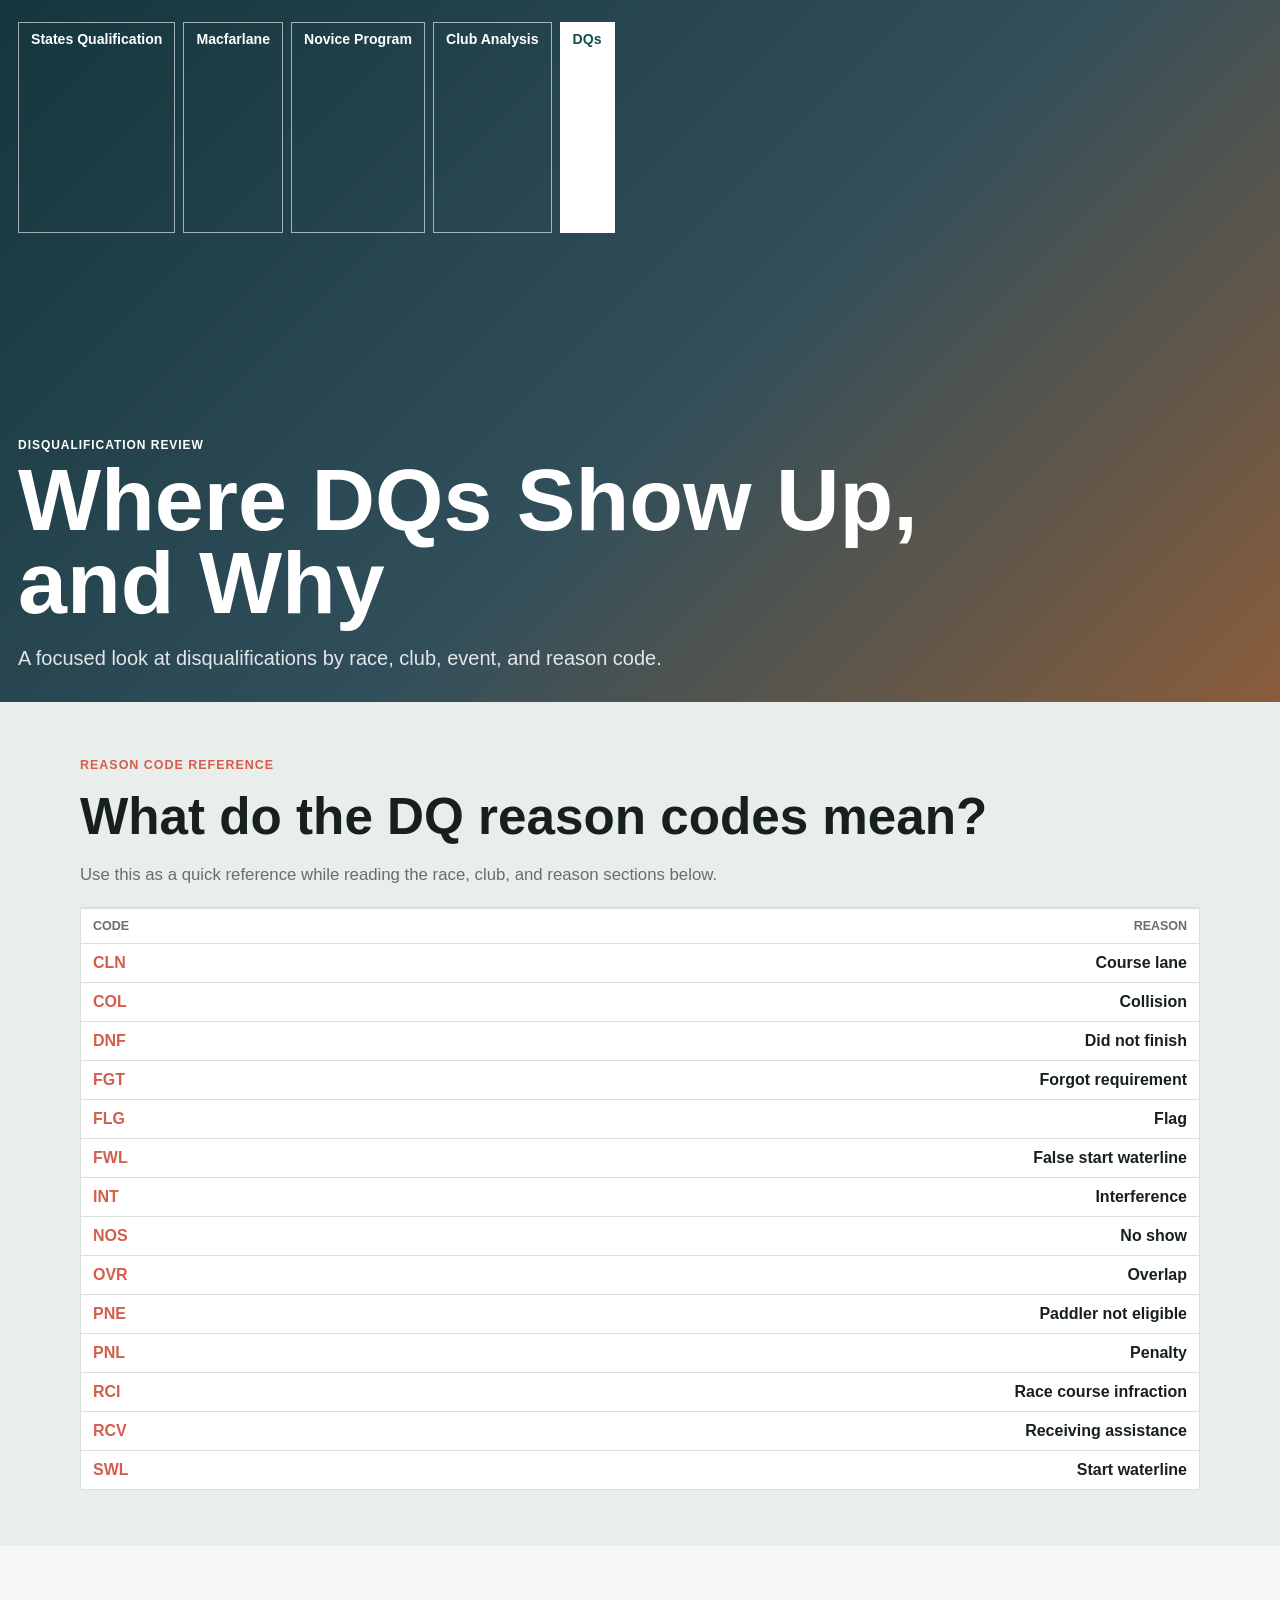
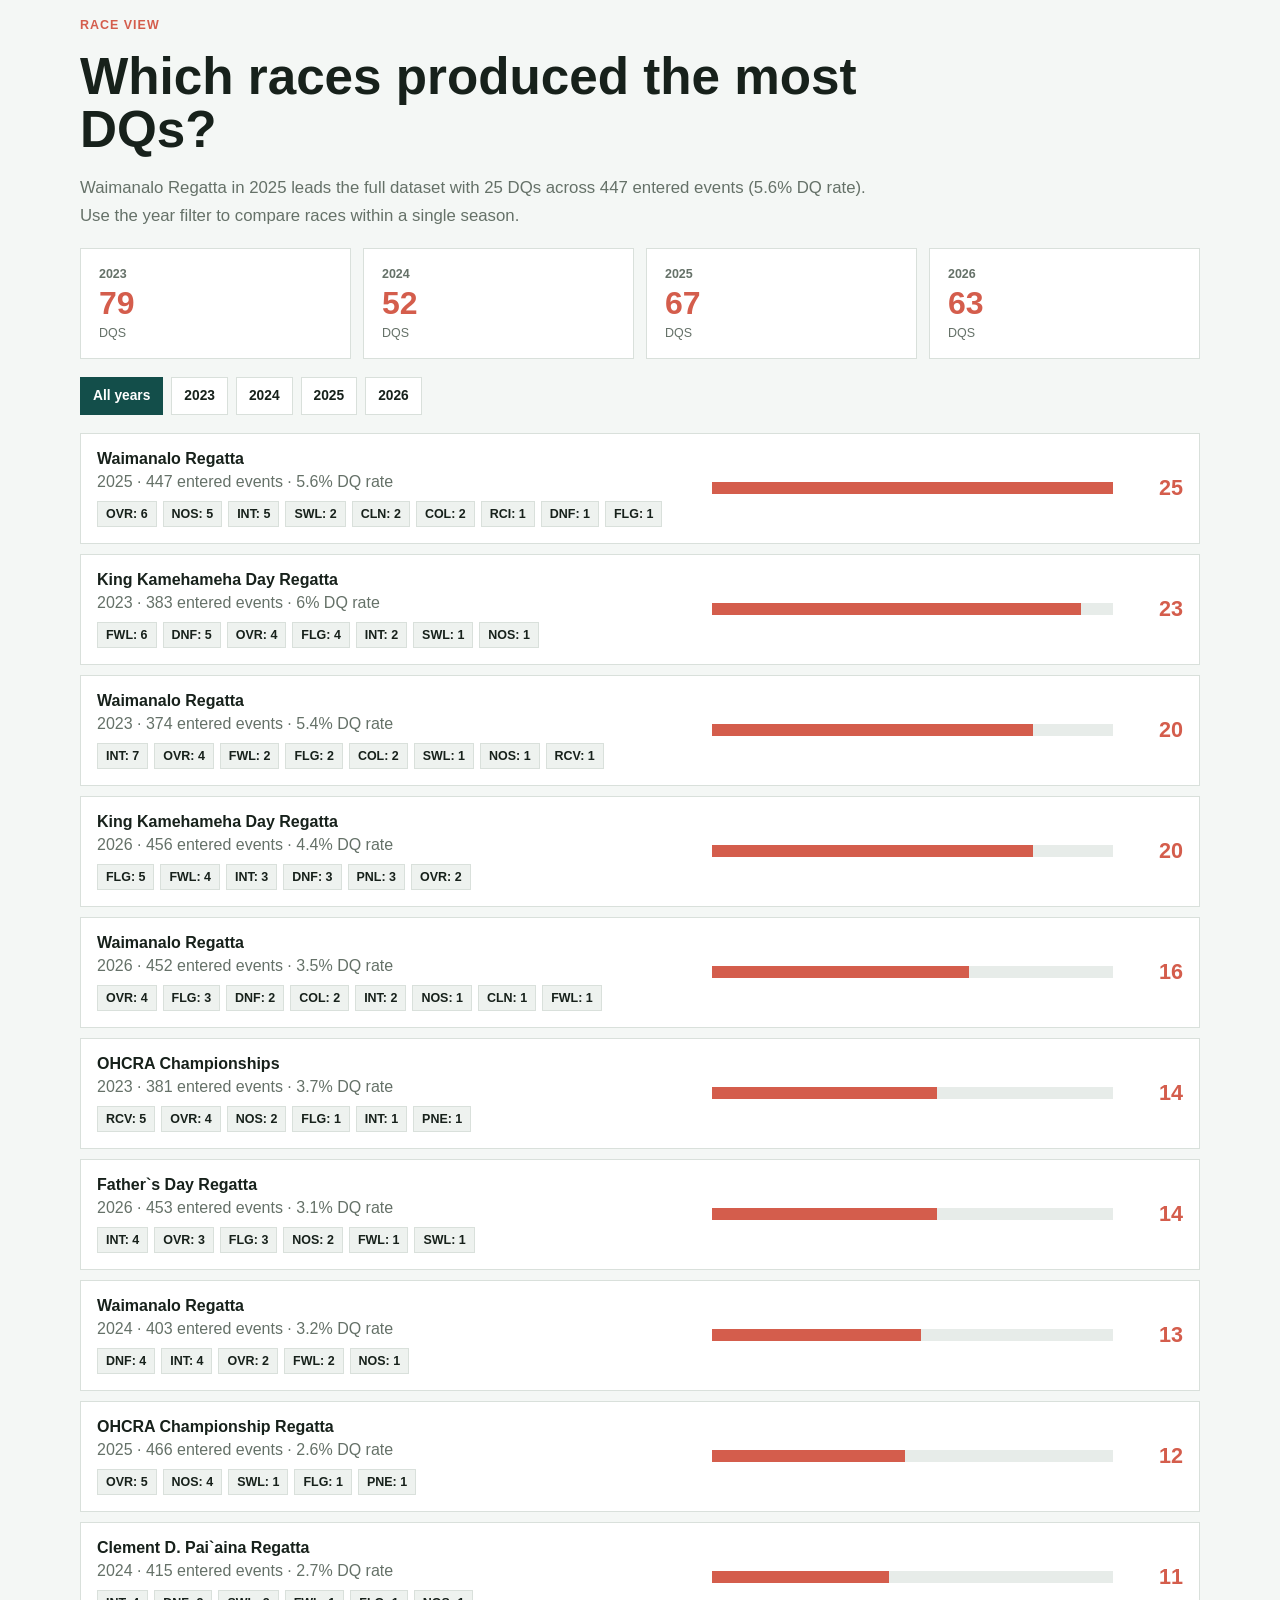
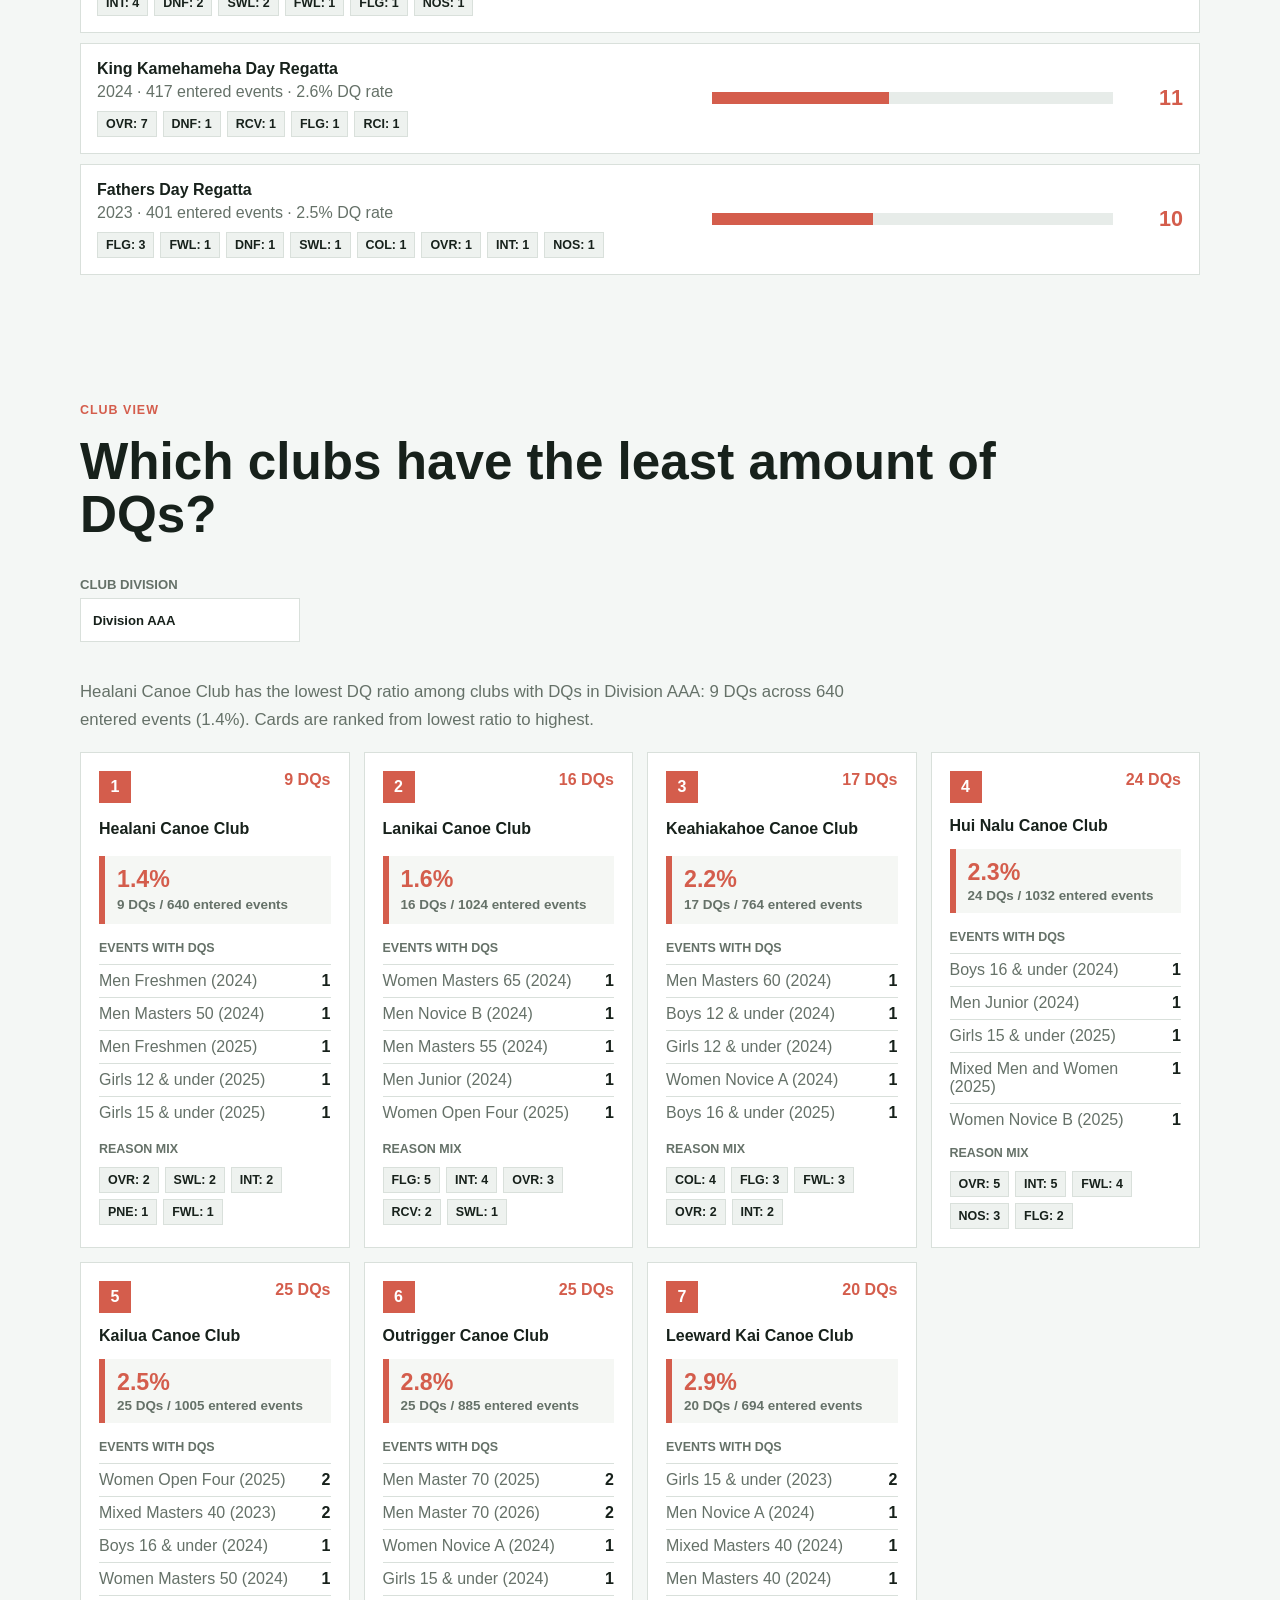
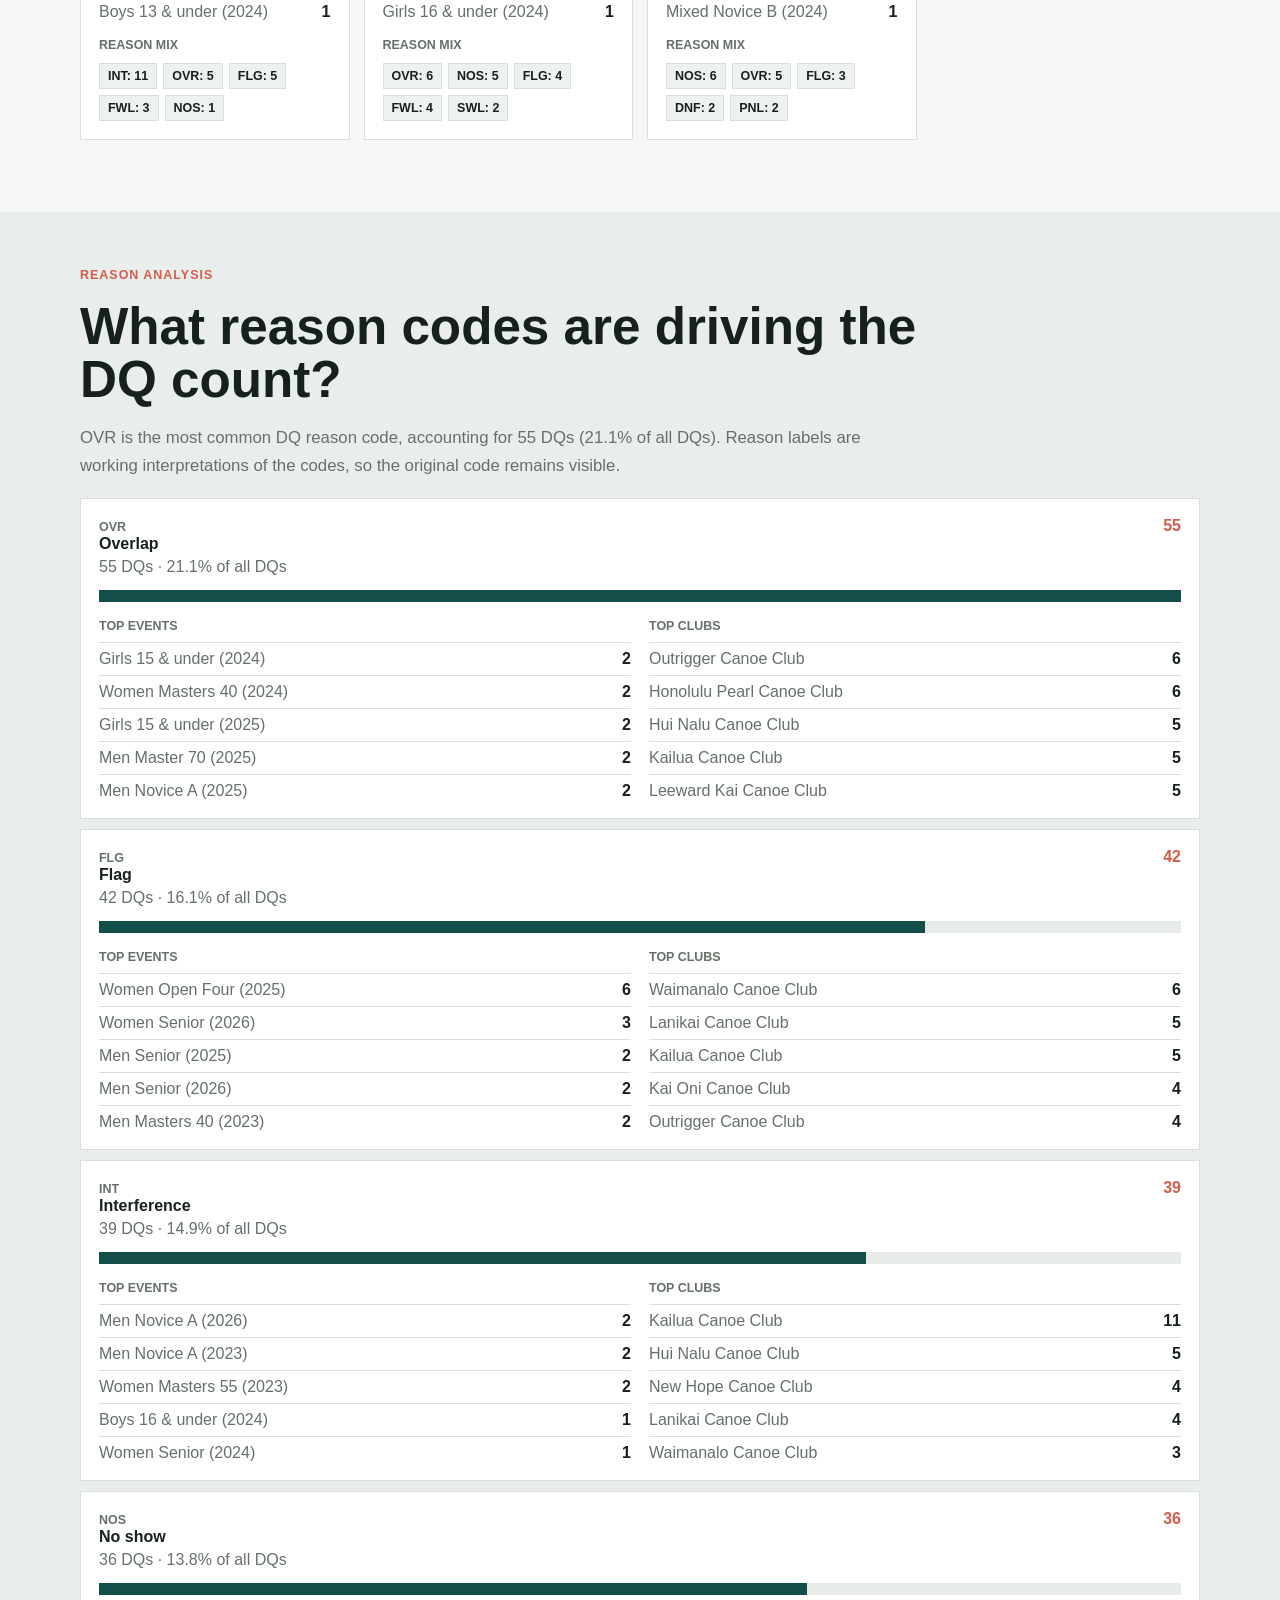
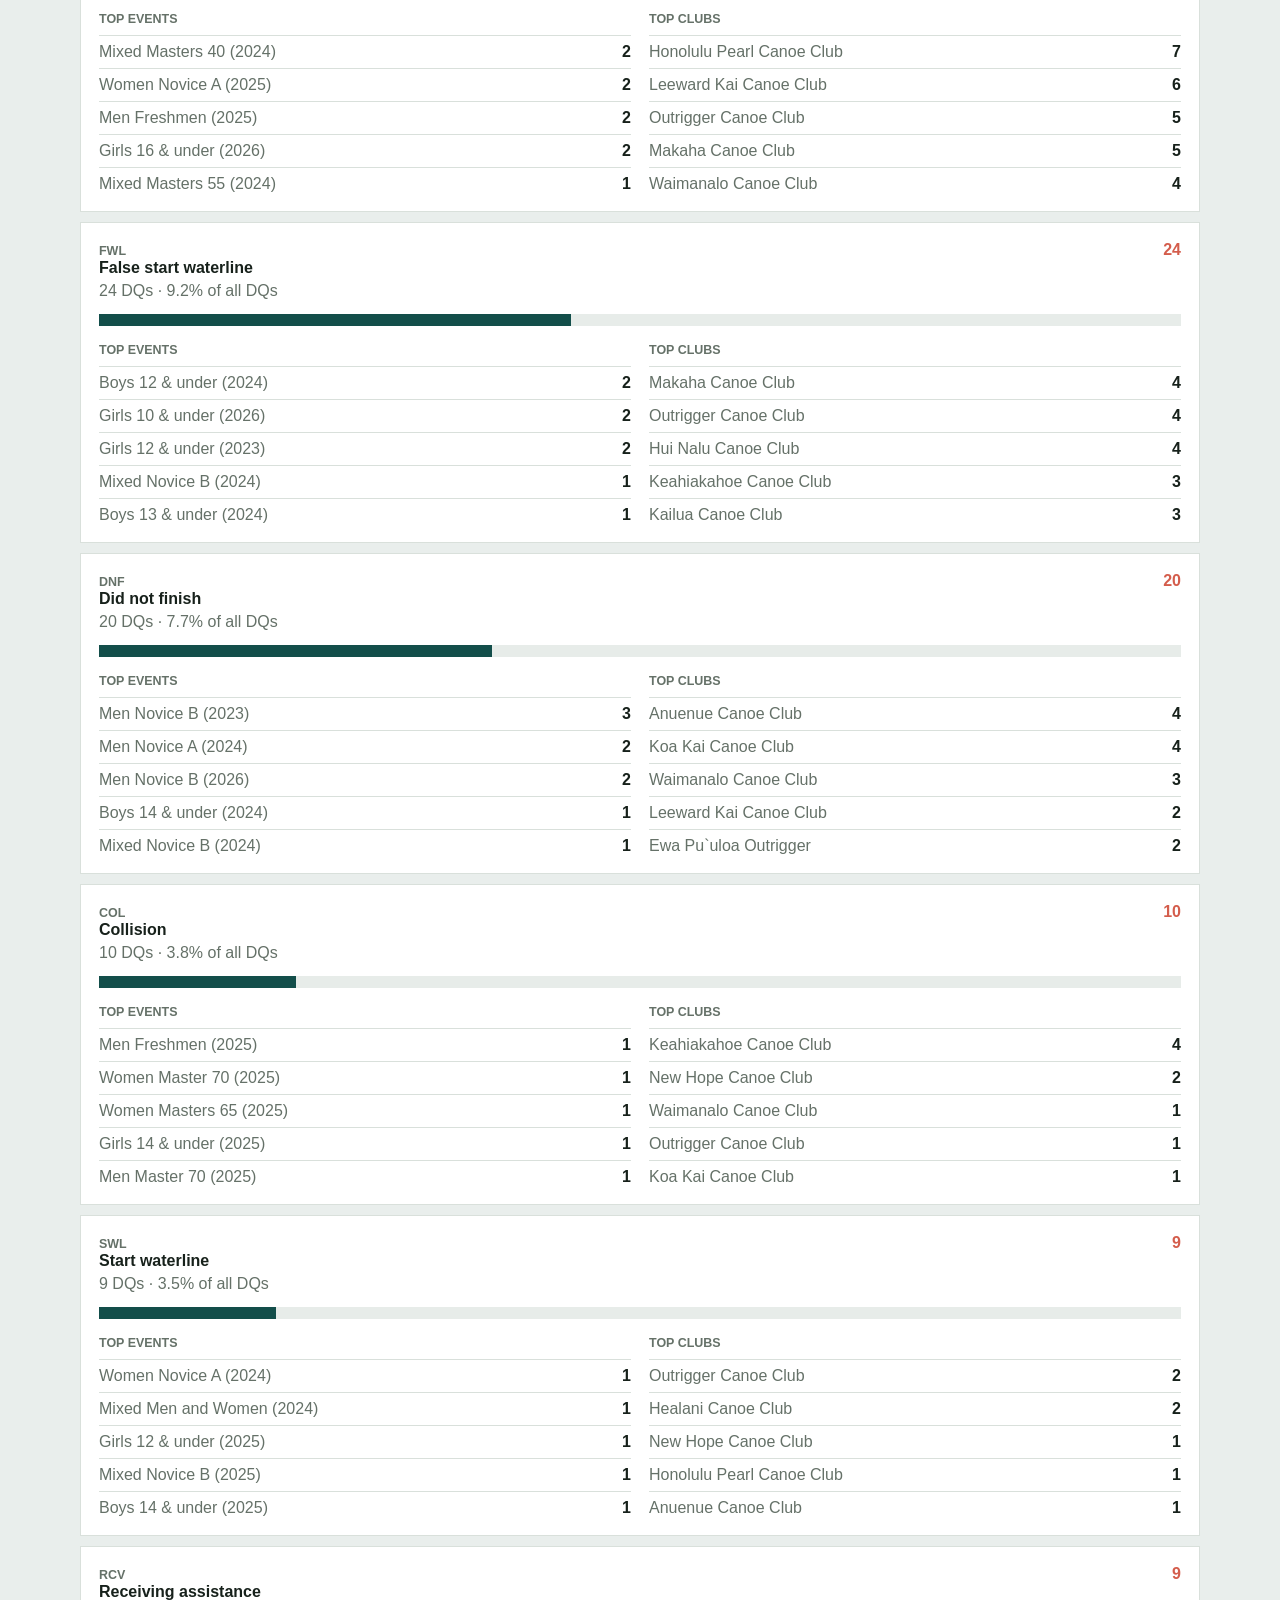
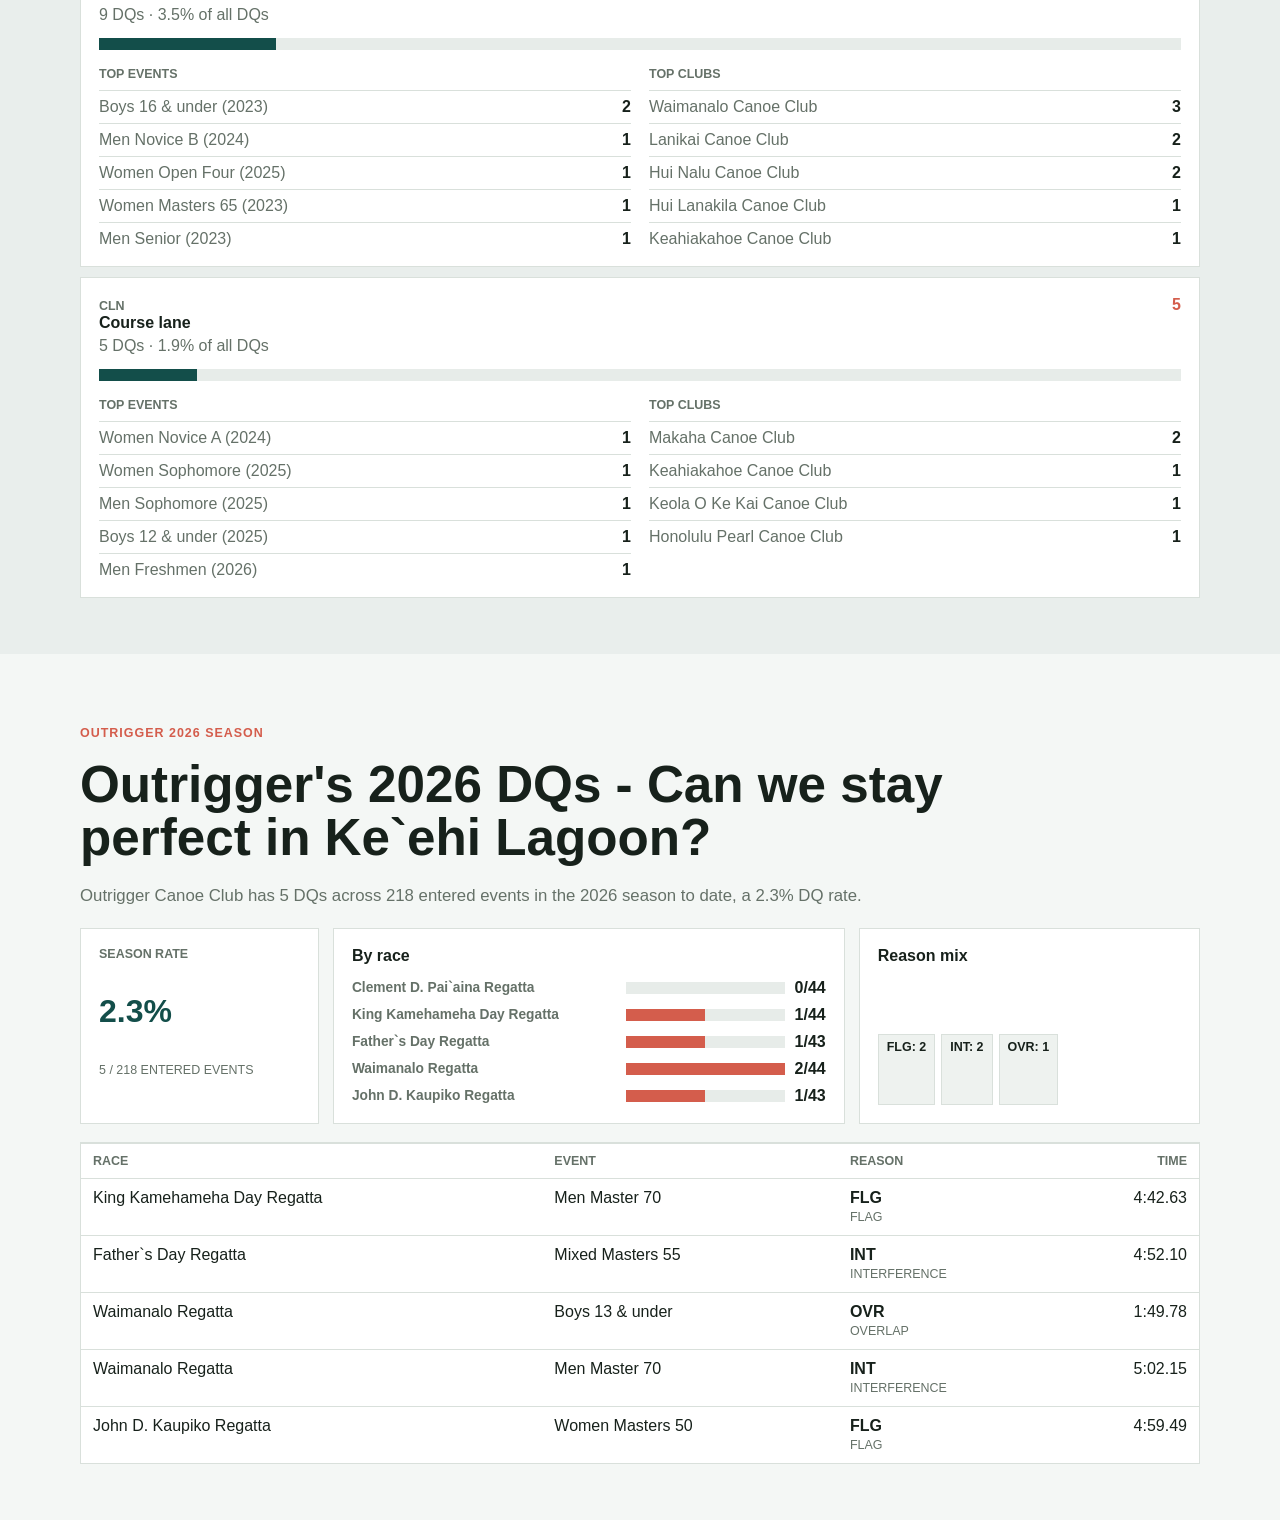
<file: site/dqs.html>
﻿<!doctype html>
<html lang="en">
  <head>
    <meta charset="utf-8" />
    <meta name="viewport" content="width=device-width, initial-scale=1" />
    <title>HCRA Paddle DQ Analysis</title>
    <link rel="stylesheet" href="styles.css" />
    <!-- Google tag (gtag.js) -->
    <script async src="https://www.googletagmanager.com/gtag/js?id=G-S1N1E1MP09"></script>
    <script>
      window.dataLayer = window.dataLayer || [];
      function gtag(){dataLayer.push(arguments);}
      gtag('js', new Date());
      gtag('config', 'G-S1N1E1MP09');
    </script>
  </head>
  <body>
    <header class="story-hero dq-hero">
      <nav class="site-nav" aria-label="Site">
        <a href="qualification.html">States Qualification</a>
        <a href="macfarlane.html">Macfarlane</a>
        <a href="novice.html">Novice Program</a>
        <a href="analysis.html">Club Analysis</a>
        <a href="dqs.html" aria-current="page">DQs</a>
      </nav>
      <div class="story-hero-text">
        <p class="eyebrow">Disqualification review</p>
        <h1>Where DQs Show Up, and Why</h1>
        <p>
          A focused look at disqualifications by race, club, event, and reason code.
        </p>
      </div>
    </header>

    <main class="story-main">
      <section class="story-section band">
        <p class="section-kicker">Reason code reference</p>
        <h2>What do the DQ reason codes mean?</h2>
        <p class="story-copy">Use this as a quick reference while reading the race, club, and reason sections below.</p>
        <div class="table-wrap story-table dq-legend-table-wrap">
          <table class="dq-legend-table">
            <thead>
              <tr>
                <th>Code</th>
                <th>Reason</th>
              </tr>
            </thead>
            <tbody id="dq-legend-body">
              <tr><td><strong>CLN</strong></td><td>Course lane</td></tr>
              <tr><td><strong>COL</strong></td><td>Collision</td></tr>
              <tr><td><strong>DNF</strong></td><td>Did not finish</td></tr>
              <tr><td><strong>FGT</strong></td><td>Forgot requirement</td></tr>
              <tr><td><strong>FLG</strong></td><td>Flag</td></tr>
              <tr><td><strong>FWL</strong></td><td>False start waterline</td></tr>
              <tr><td><strong>INT</strong></td><td>Interference</td></tr>
              <tr><td><strong>NOS</strong></td><td>No show</td></tr>
              <tr><td><strong>OVR</strong></td><td>Overlap</td></tr>
              <tr><td><strong>PNE</strong></td><td>Paddler not eligible</td></tr>
              <tr><td><strong>PNL</strong></td><td>Penalty</td></tr>
              <tr><td><strong>RCI</strong></td><td>Race course infraction</td></tr>
              <tr><td><strong>RCV</strong></td><td>Receiving assistance</td></tr>
              <tr><td><strong>SWL</strong></td><td>Start waterline</td></tr>
            </tbody>
          </table>
        </div>
      </section>

      <section class="story-section">
        <p class="section-kicker">Race view</p>
        <h2>Which races produced the most DQs?</h2>
        <p class="story-copy" id="race-intro"></p>
        <div class="dq-year-grid" id="dq-year-grid"></div>
        <div class="dq-year-filter" id="dq-year-filter" aria-label="Filter races by year"></div>
        <div class="dq-race-list" id="dq-race-list"></div>
      </section>

      <section class="story-section">
        <p class="section-kicker">Club view</p>
        <h2>Which clubs have the least amount of DQs?</h2>
        <label class="dq-division-filter">Club division
          <select id="dq-division-filter">
            <option value="AAA" selected>Division AAA</option>
            <option value="AA">Division AA</option>
            <option value="A">Division A</option>
            <option value="all">All divisions</option>
          </select>
        </label>
        <p class="story-copy" id="club-intro"></p>
        <div class="dq-club-grid" id="dq-club-grid"></div>
      </section>

      <section class="story-section band">
        <p class="section-kicker">Reason analysis</p>
        <h2>What reason codes are driving the DQ count?</h2>
        <p class="story-copy" id="reason-intro"></p>
        <div class="dq-reason-list" id="dq-reason-list"></div>
      </section>

      <section class="story-section">
        <p class="section-kicker">Outrigger 2026 season</p>
        <h2>Outrigger's 2026 DQs - Can we stay perfect in Ke`ehi Lagoon?</h2>
        <p class="story-copy" id="outrigger-intro"></p>
        <div class="outrigger-season-grid" id="outrigger-season-grid"></div>
        <div class="table-wrap story-table">
          <table>
            <thead>
              <tr>
                <th>Race</th>
                <th>Event</th>
                <th>Reason</th>
                <th>Time</th>
              </tr>
            </thead>
            <tbody id="outrigger-records"></tbody>
          </table>
        </div>
      </section>
    </main>

    <script src="dqs.js?v=dq-division-filter1"></script>
  </body>
</html>
</file>
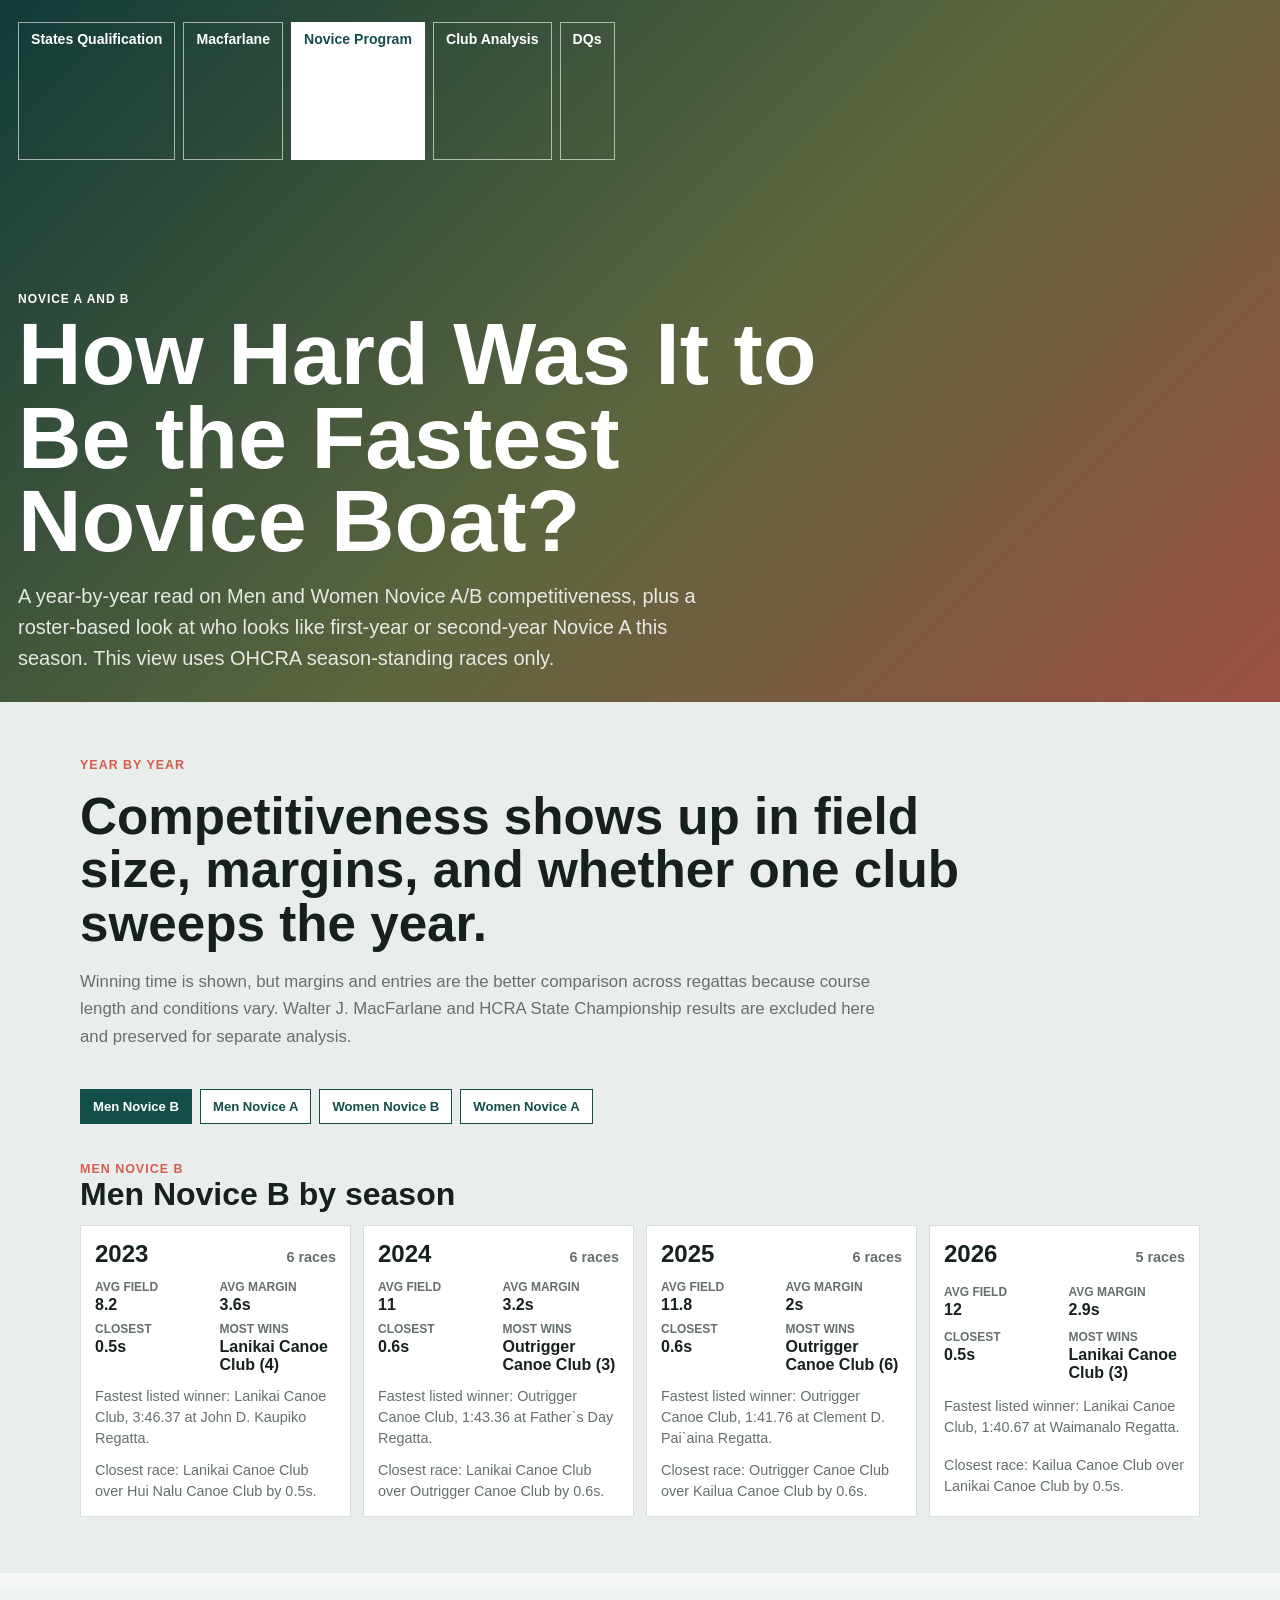
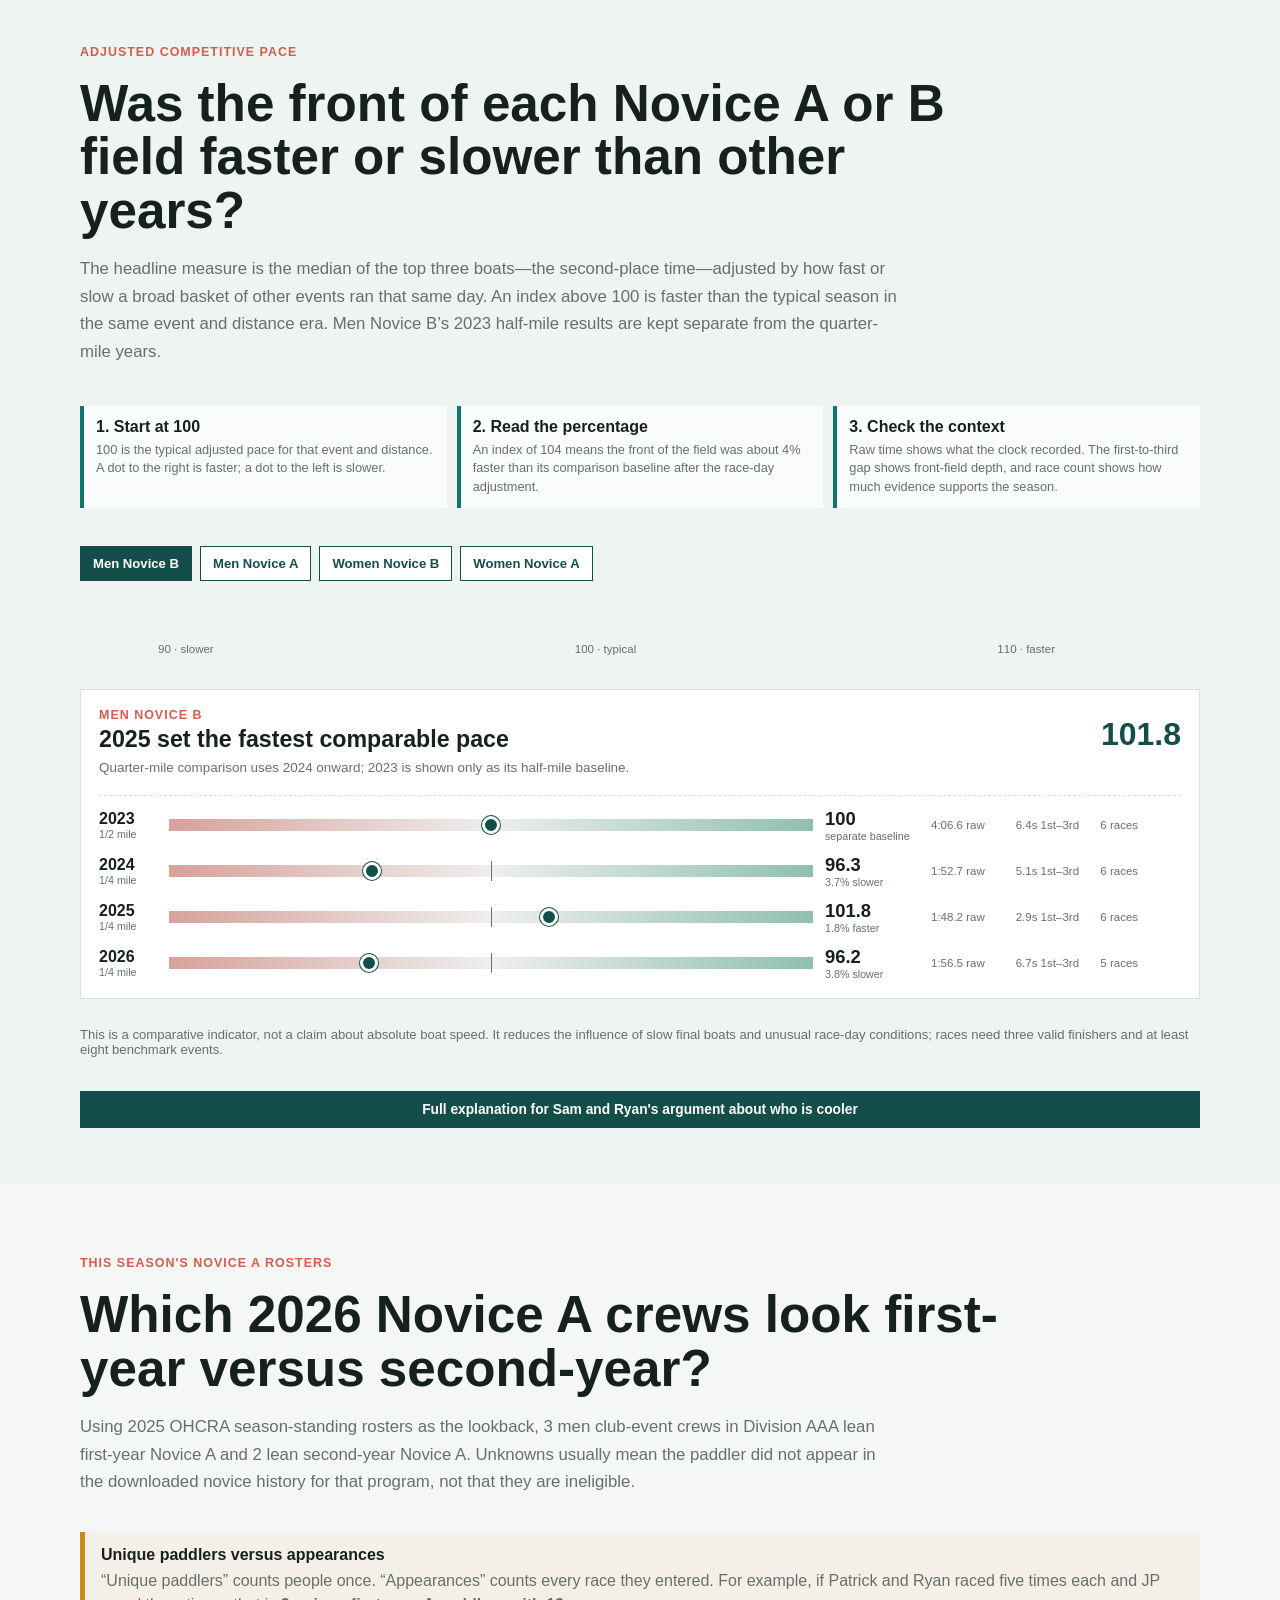
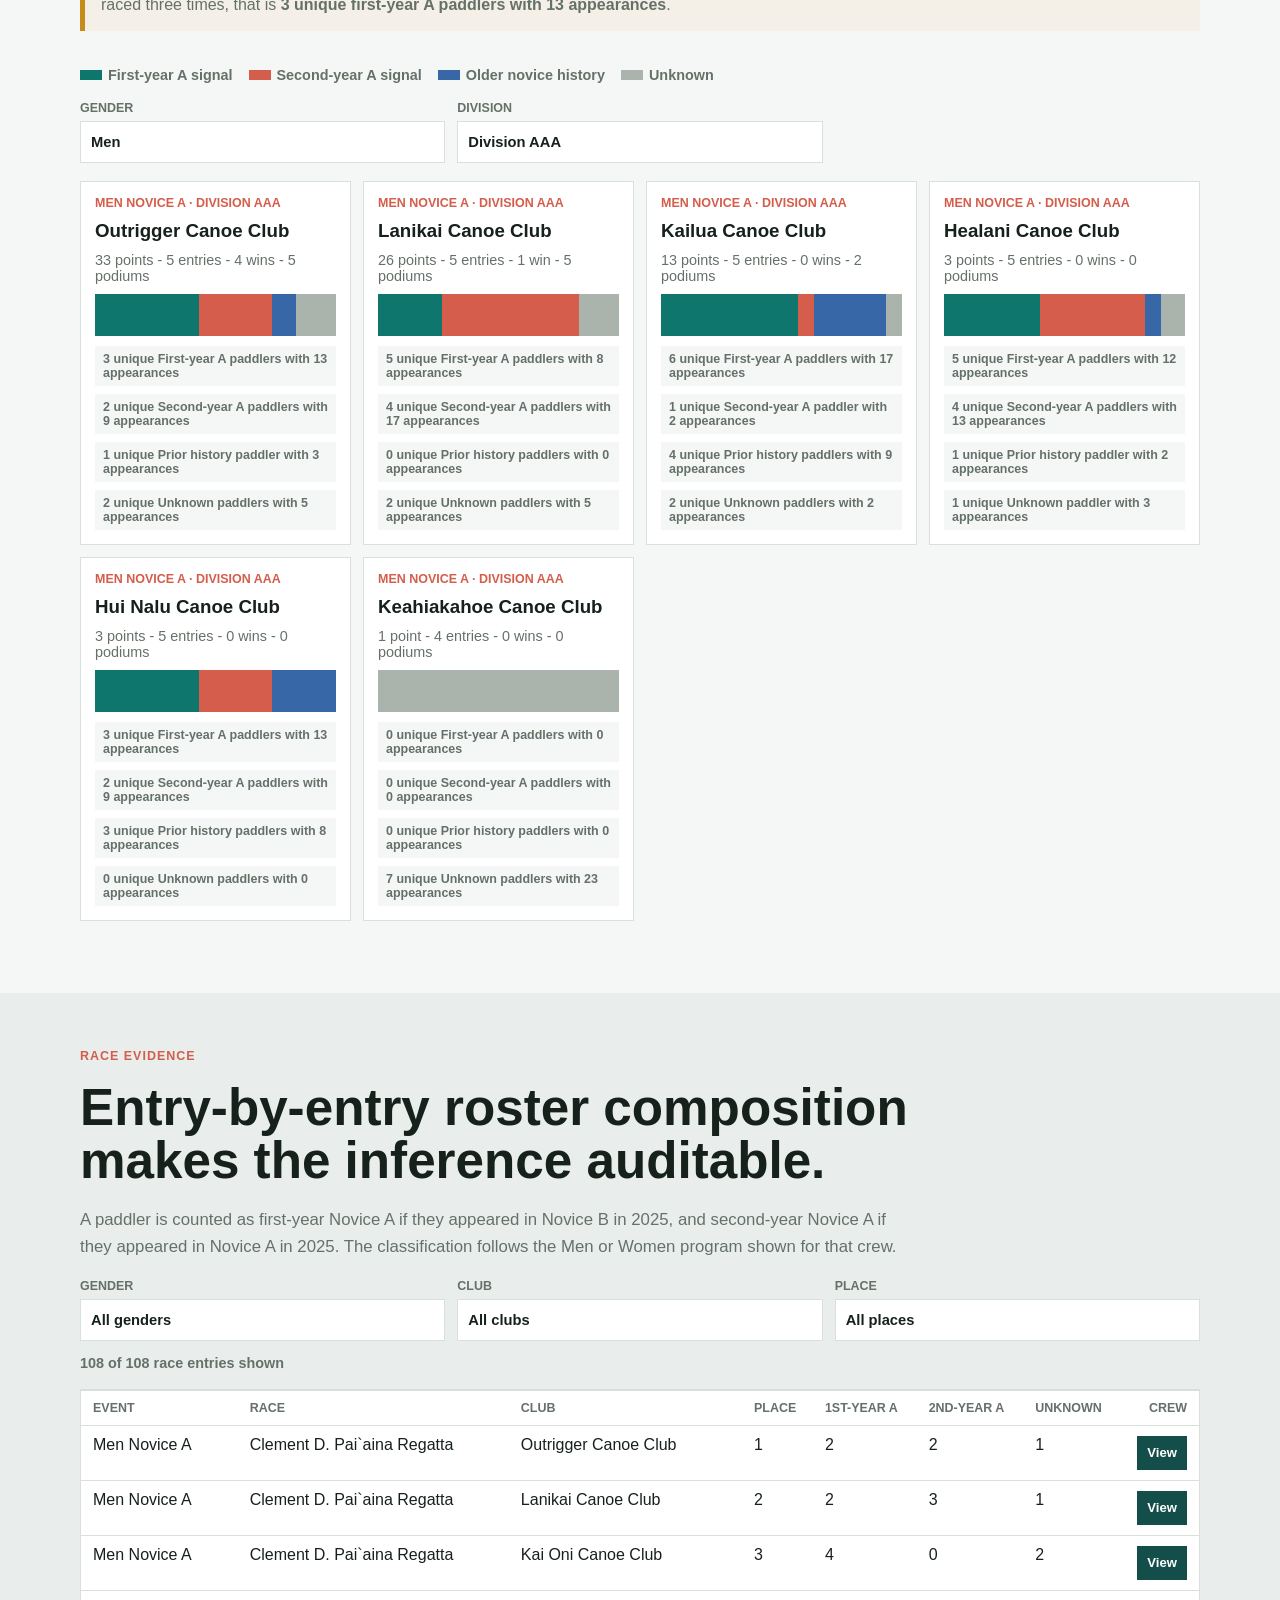
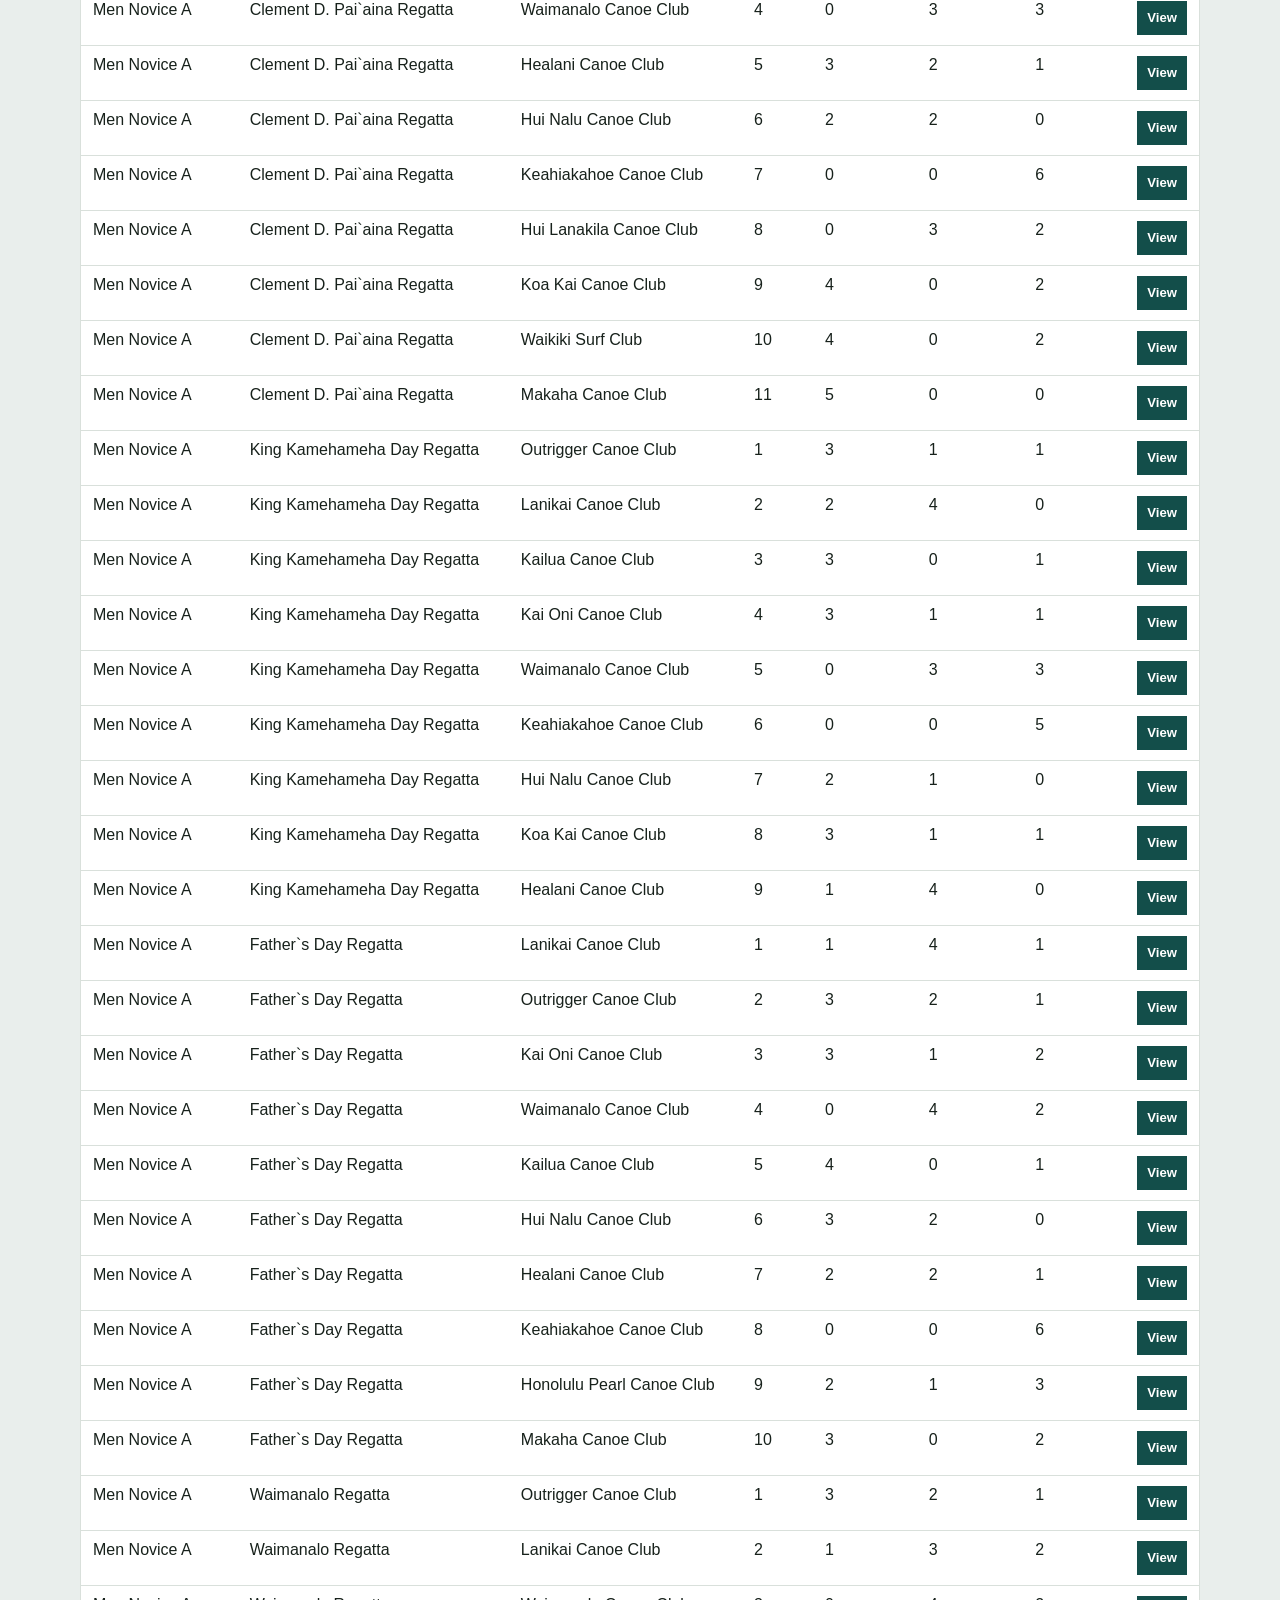
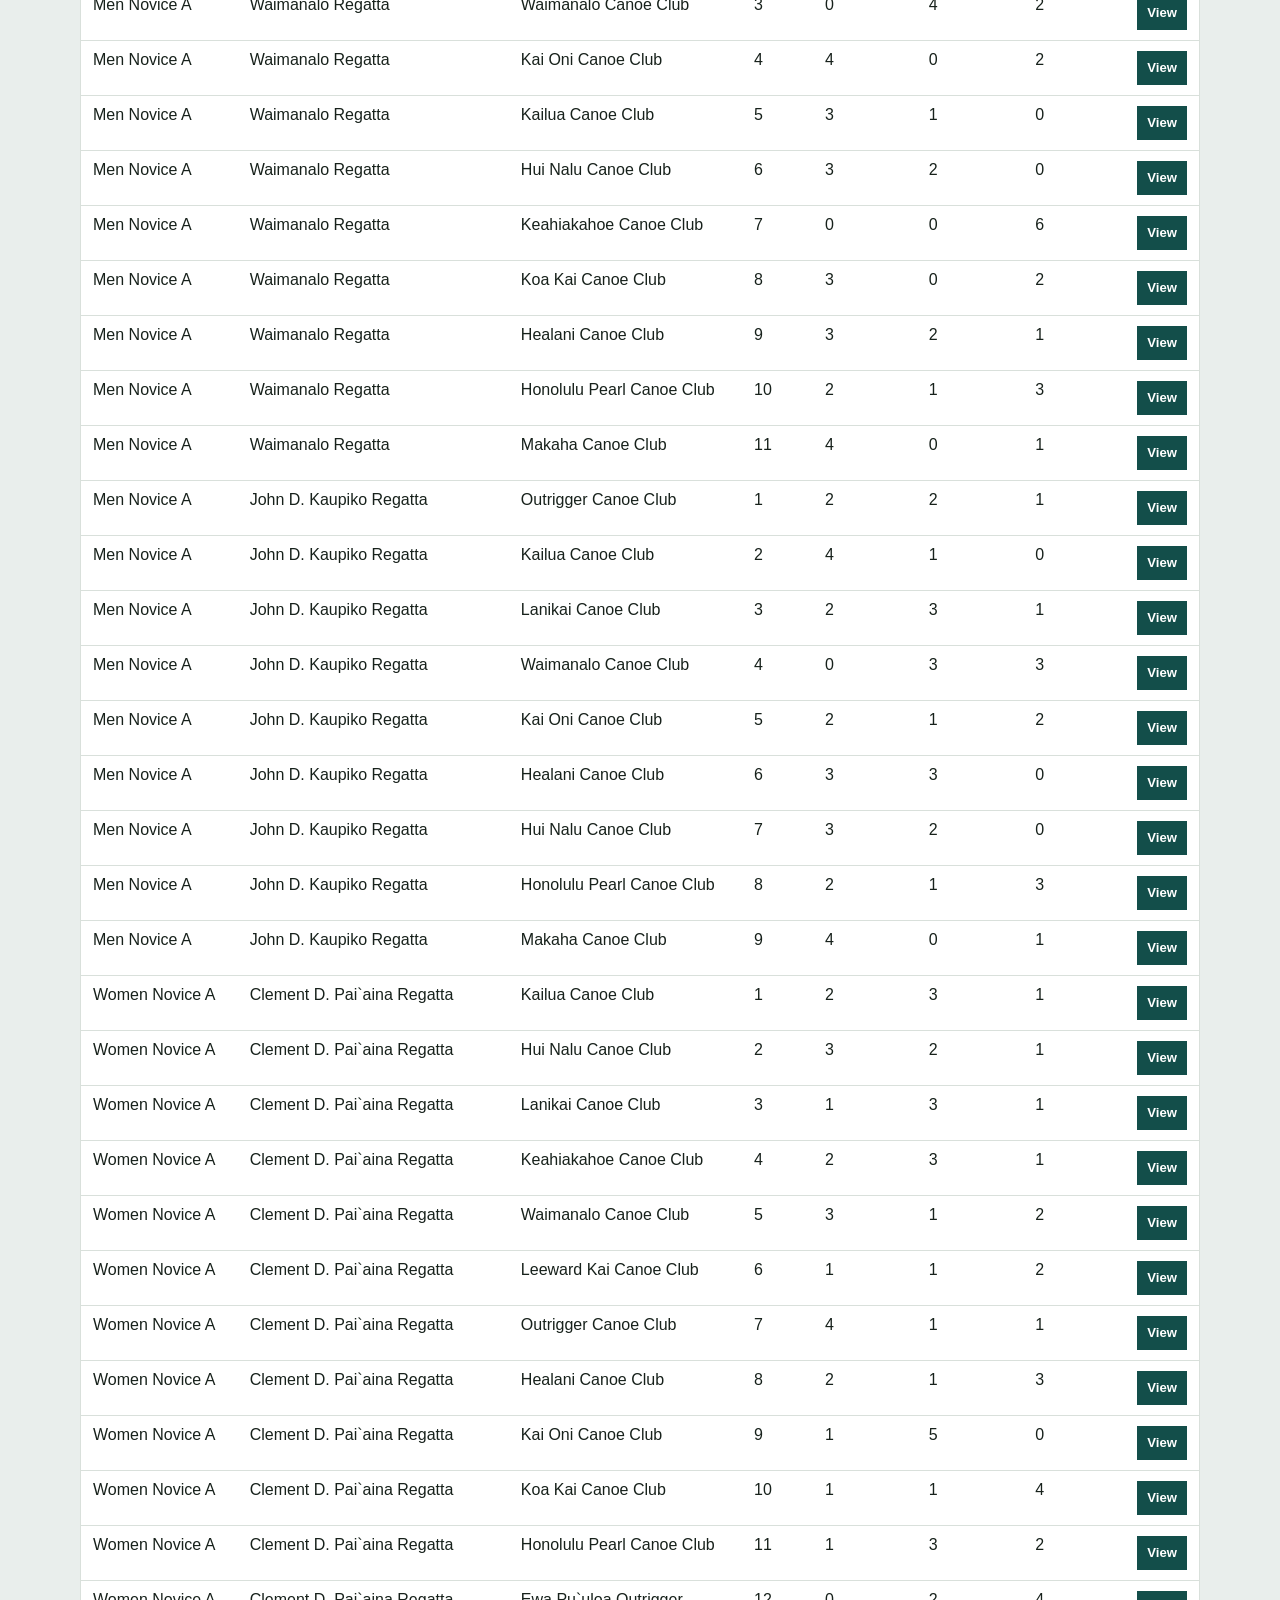
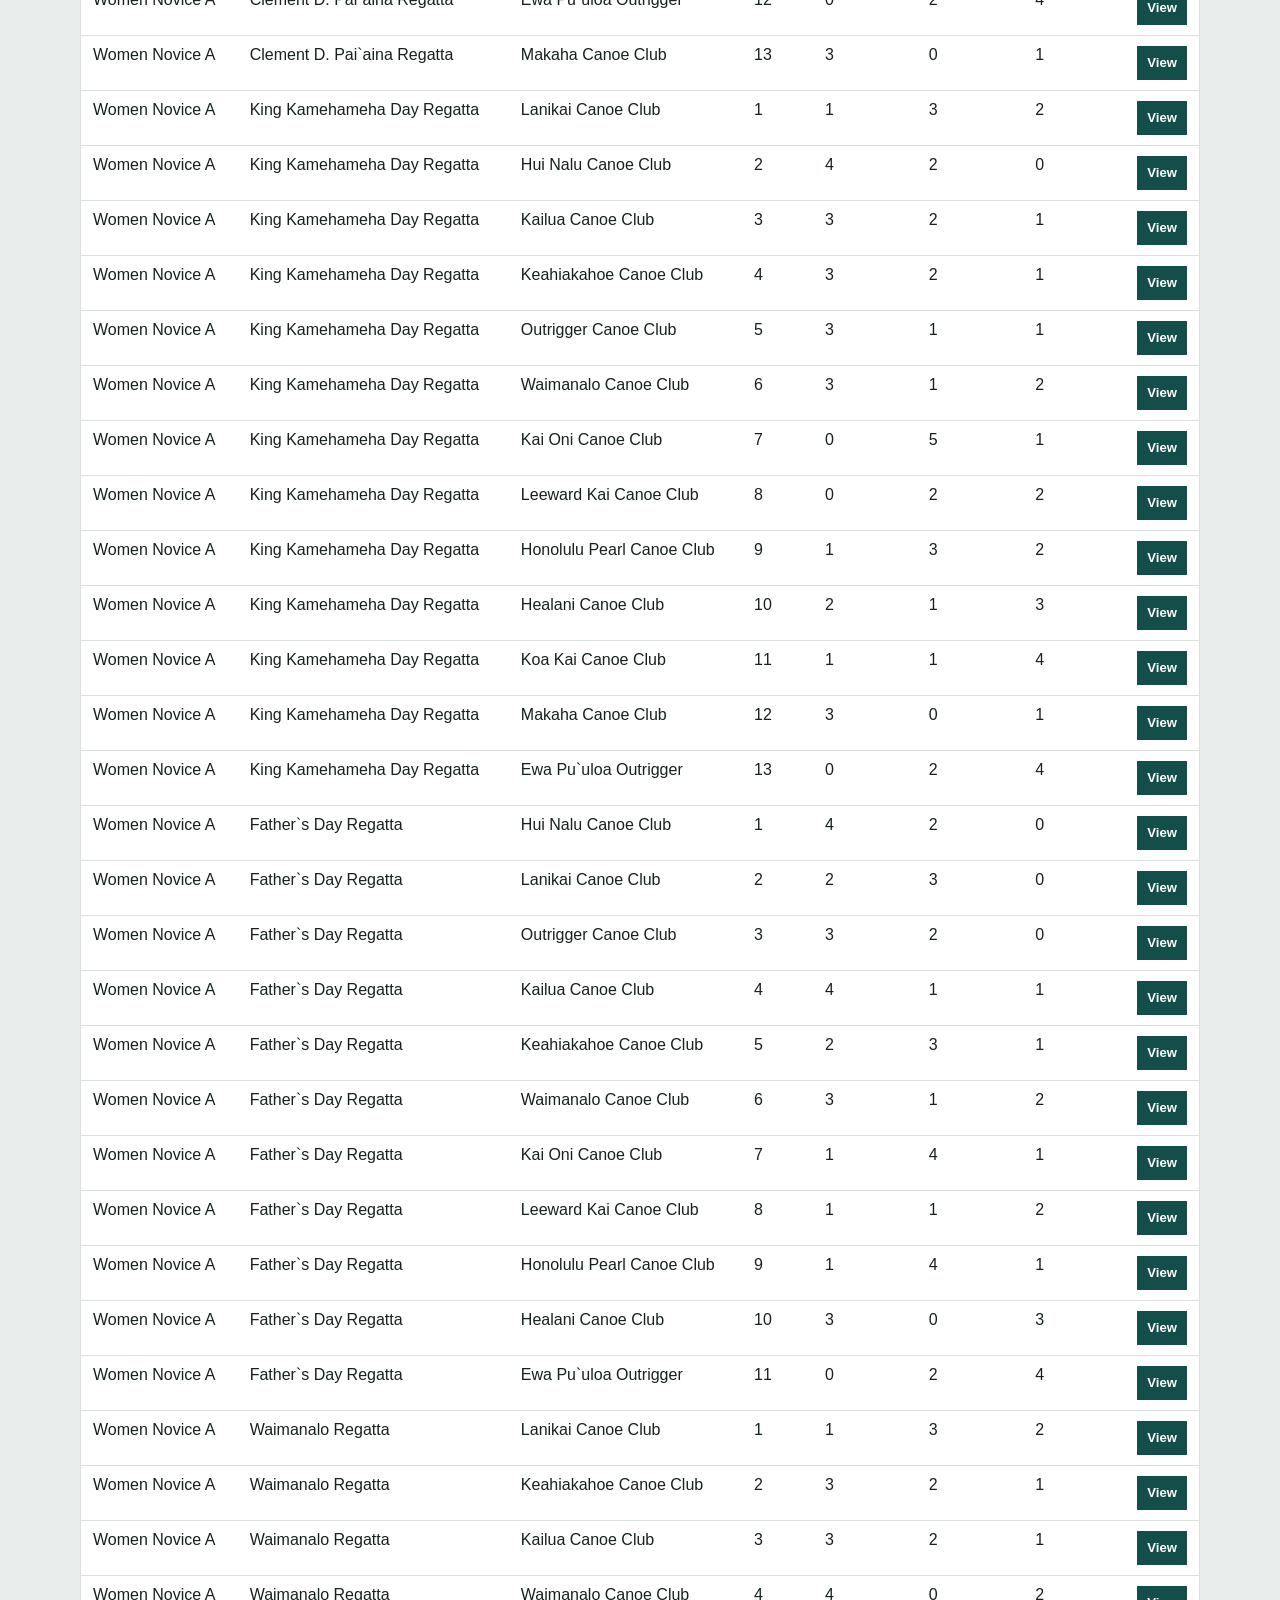
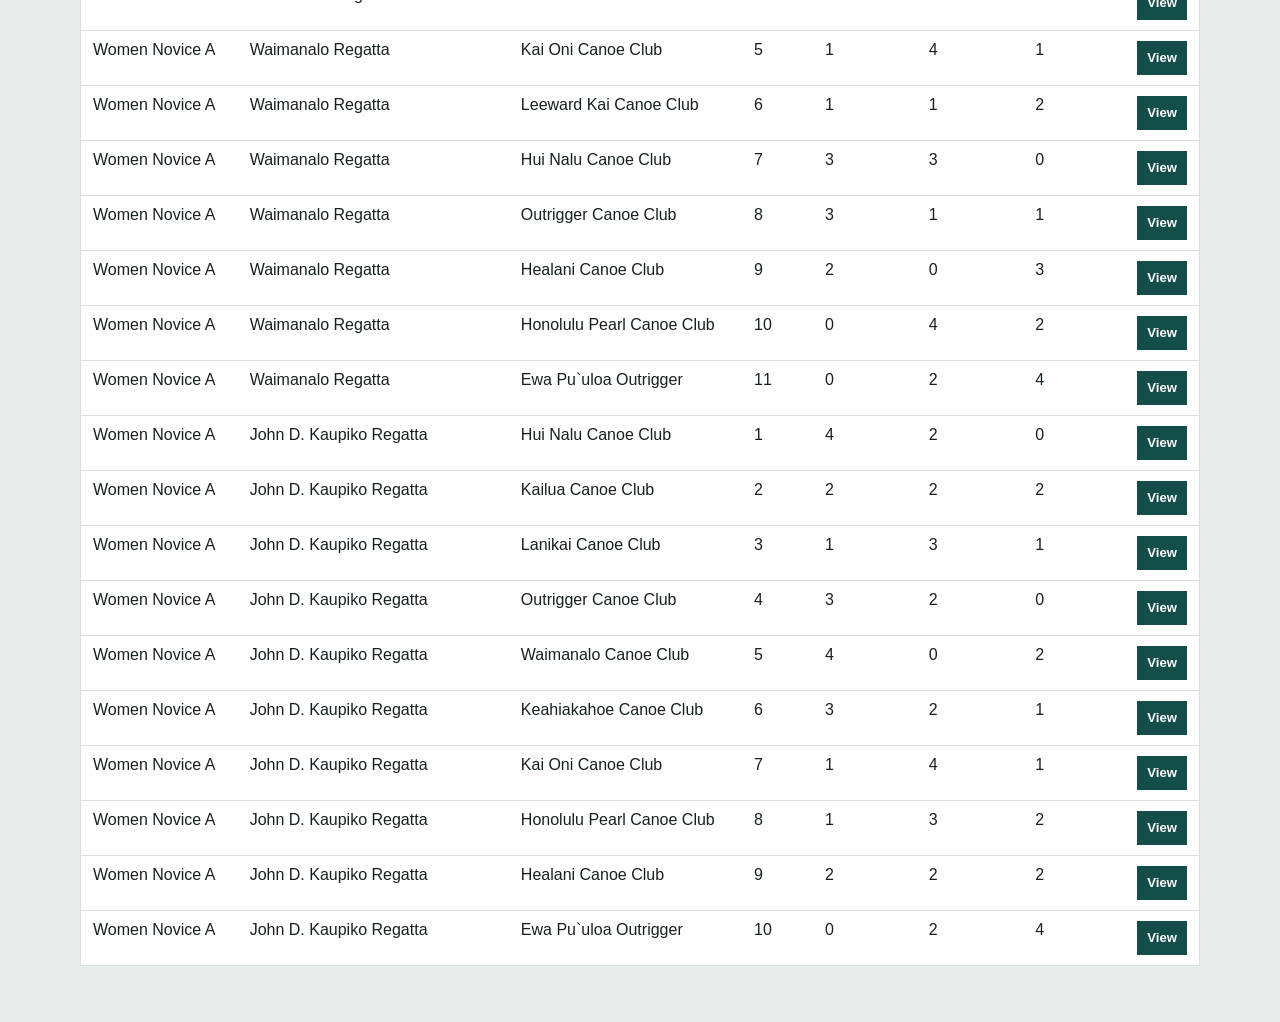
<file: site/novice.html>
﻿<!doctype html>
<html lang="en">
  <head>
    <meta charset="utf-8" />
    <meta name="viewport" content="width=device-width, initial-scale=1" />
    <title>HCRA Novice Story</title>
    <link rel="stylesheet" href="styles.css" />
    <!-- Google tag (gtag.js) -->
    <script async src="https://www.googletagmanager.com/gtag/js?id=G-S1N1E1MP09"></script>
    <script>
      window.dataLayer = window.dataLayer || [];
      function gtag(){dataLayer.push(arguments);}
      gtag('js', new Date());
      gtag('config', 'G-S1N1E1MP09');
    </script>
  </head>
  <body>
    <header class="story-hero novice-hero">
      <nav class="site-nav" aria-label="Site">
        <a href="qualification.html">States Qualification</a>
        <a href="macfarlane.html">Macfarlane</a>
        <a href="novice.html" aria-current="page">Novice Program</a>
        <a href="analysis.html">Club Analysis</a>
        <a href="dqs.html">DQs</a>
      </nav>
      <div class="story-hero-text">
        <p class="eyebrow">Novice A and B</p>
        <h1>How Hard Was It to Be the Fastest Novice Boat?</h1>
        <p id="novice-hero-copy">
          A year-by-year read on Men and Women Novice A/B competitiveness,
          plus a roster-based look at who looks like first-year or second-year Novice A this season.
          This view uses OHCRA season-standing races only.
        </p>
      </div>
    </header>

    <main class="story-main">
      <section class="story-section band">
        <p class="section-kicker">Year by year</p>
        <h2>Competitiveness shows up in field size, margins, and whether one club sweeps the year.</h2>
        <p class="story-copy">
          Winning time is shown, but margins and entries are the better comparison across regattas because course length and conditions vary. Walter J. MacFarlane and HCRA State Championship results are excluded here and preserved for separate analysis.
        </p>
        <div class="novice-switcher" id="season-event-switcher" aria-label="Choose novice event"></div>
        <div class="novice-event-stack" id="novice-event-stack"></div>
      </section>

      <section class="story-section novice-pace-section">
        <p class="section-kicker">Adjusted competitive pace</p>
        <h2>Was the front of each Novice A or B field faster or slower than other years?</h2>
        <p class="story-copy">
          The headline measure is the median of the top three boats—the second-place time—adjusted by how fast or slow a broad basket of other events ran that same day. An index above 100 is faster than the typical season in the same event and distance era. Men Novice B’s 2023 half-mile results are kept separate from the quarter-mile years.
        </p>
        <div class="pace-guide" aria-label="How to interpret the pace chart">
          <article><strong>1. Start at 100</strong><p>100 is the typical adjusted pace for that event and distance. A dot to the right is faster; a dot to the left is slower.</p></article>
          <article><strong>2. Read the percentage</strong><p>An index of 104 means the front of the field was about 4% faster than its comparison baseline after the race-day adjustment.</p></article>
          <article><strong>3. Check the context</strong><p>Raw time shows what the clock recorded. The first-to-third gap shows front-field depth, and race count shows how much evidence supports the season.</p></article>
        </div>
        <div class="novice-switcher" id="pace-event-switcher" aria-label="Choose adjusted pace event"></div>
        <div class="pace-legend" aria-label="Pace index scale"><span>90 · slower</span><span>100 · typical</span><span>110 · faster</span></div>
        <div class="novice-pace-grid" id="novice-pace-grid"></div>
        <p class="race-note">This is a comparative indicator, not a claim about absolute boat speed. It reduces the influence of slow final boats and unusual race-day conditions; races need three valid finishers and at least eight benchmark events.</p>
        <button class="pace-explanation-button" id="pace-explanation-button" type="button">Full explanation for Sam and Ryan's argument about who is cooler</button>
      </section>

      <section class="story-section">
        <p class="section-kicker">This season's Novice A rosters</p>
        <h2>Which 2026 Novice A crews look first-year versus second-year?</h2>
        <p class="story-copy" id="roster-story"></p>
        <aside class="roster-explainer">
          <strong>Unique paddlers versus appearances</strong>
          <p>“Unique paddlers” counts people once. “Appearances” counts every race they entered. For example, if Patrick and Ryan raced five times each and JP raced three times, that is <strong>3 unique first-year A paddlers with 13 appearances</strong>.</p>
        </aside>
        <div class="legend-row">
          <span><i class="legend first"></i> First-year A signal</span>
          <span><i class="legend second"></i> Second-year A signal</span>
          <span><i class="legend history"></i> Older novice history</span>
          <span><i class="legend unknown"></i> Unknown</span>
        </div>
        <div class="evidence-filters roster-filters" aria-label="Novice A roster filters">
          <label>
            Gender
            <select id="roster-gender-filter">
              <option value="all">All genders</option>
            </select>
          </label>
          <label>
            Division
            <select id="roster-division-filter">
              <option value="all">All divisions</option>
              <option value="AAA" selected>Division AAA</option>
              <option value="AA">Division AA</option>
              <option value="A">Division A</option>
            </select>
          </label>
        </div>
        <div class="roster-team-grid" id="roster-team-grid"></div>
      </section>

      <section class="story-section band">
        <p class="section-kicker">Race evidence</p>
        <h2>Entry-by-entry roster composition makes the inference auditable.</h2>
        <p class="story-copy">
          A paddler is counted as first-year Novice A if they appeared in Novice B in 2025, and second-year Novice A if they appeared in Novice A in 2025. The classification follows the Men or Women program shown for that crew.
        </p>
                <div class="evidence-filters" aria-label="Race evidence filters">
          <label>
            Gender
            <select id="evidence-gender-filter">
              <option value="all">All genders</option>
            </select>
          </label>
          <label>
            Club
            <select id="evidence-club-filter">
              <option value="all">All clubs</option>
            </select>
          </label>
          <label>
            Place
            <select id="evidence-place-filter">
              <option value="all">All places</option>
            </select>
          </label>
        </div>
        <p class="evidence-count" id="evidence-count"></p>
        <div class="table-wrap story-table">
          <table>
            <thead>
              <tr>
                <th>Event</th>
                <th>Race</th>
                <th>Club</th>
                <th>Place</th>
                <th>1st-year A</th>
                <th>2nd-year A</th>
                <th>Unknown</th>
                <th>Crew</th>
              </tr>
            </thead>
            <tbody id="roster-entry-body"></tbody>
          </table>
        </div>
      </section>
    </main>

    <div class="crew-modal" id="crew-modal" aria-hidden="true">
      <button class="crew-modal-backdrop" type="button" data-close-crew aria-label="Close crew detail"></button>
      <section class="crew-sheet" role="dialog" aria-modal="true" aria-labelledby="crew-sheet-title">
        <div class="crew-sheet-handle" aria-hidden="true"></div>
        <div class="crew-sheet-header">
          <div>
            <p class="section-kicker" id="crew-sheet-kicker">Crew detail</p>
            <h2 id="crew-sheet-title">Crew</h2>
            <p id="crew-sheet-meta"></p>
          </div>
          <button class="icon-close" type="button" data-close-crew aria-label="Close crew detail">x</button>
        </div>
        <div class="crew-group-list" id="crew-group-list"></div>
      </section>
    </div>

    <div class="crew-modal" id="pace-explanation-modal" aria-hidden="true">
      <button class="crew-modal-backdrop" type="button" data-close-pace-explanation aria-label="Close pace explanation"></button>
      <section class="crew-sheet pace-explanation-sheet" role="dialog" aria-modal="true" aria-labelledby="pace-explanation-title">
        <div class="crew-sheet-handle" aria-hidden="true"></div>
        <div class="crew-sheet-header">
          <div>
            <p class="section-kicker">Men Novice A · 2025 versus 2026</p>
            <h2 id="pace-explanation-title">Full explanation for Sam and Ryan's argument about who is cooler</h2>
            <p>Here is how the chart produces a 2025 pace index of 101.3 and a 2026 pace index of 97.2.</p>
          </div>
          <button class="icon-close" type="button" data-close-pace-explanation aria-label="Close pace explanation">x</button>
        </div>

        <div class="pace-explanation-content">
          <section>
            <h3>1. Represent each race with the second-place time</h3>
            <p>The “top-three median” is the middle time among first, second, and third place—so it is simply the second-place time. This avoids letting one exceptional winner or a slow final boat control the result.</p>
            <div class="table-wrap story-table"><table><thead><tr><th>Year</th><th>Regatta</th><th>1st</th><th>2nd / top-3 median</th><th>3rd</th></tr></thead><tbody>
              <tr><td>2025</td><td>Pai‘aina</td><td>3:48.13</td><td>3:50.31</td><td>3:53.14</td></tr>
              <tr><td>2025</td><td>Kamehameha</td><td>3:55.43</td><td>3:57.70</td><td>4:02.66</td></tr>
              <tr><td>2025</td><td>Father’s Day</td><td>3:46.35</td><td>3:47.01</td><td>3:50.07</td></tr>
              <tr><td>2025</td><td>Waimanalo</td><td>4:12.88</td><td>4:17.07</td><td>4:17.45</td></tr>
              <tr><td>2025</td><td>Kaupiko</td><td>3:49.99</td><td>3:50.78</td><td>3:52.17</td></tr>
              <tr><td>2025</td><td>OHCRA Championship</td><td>3:43.21</td><td>3:44.14</td><td>3:44.55</td></tr>
              <tr><td>2026</td><td>Pai‘aina</td><td>4:01.35</td><td>4:06.96</td><td>4:07.23</td></tr>
              <tr><td>2026</td><td>Kamehameha</td><td>4:05.53</td><td>4:06.83</td><td>4:12.05</td></tr>
              <tr><td>2026</td><td>Father’s Day</td><td>3:45.69</td><td>3:46.92</td><td>3:49.64</td></tr>
              <tr><td>2026</td><td>Waimanalo</td><td>4:05.44</td><td>4:06.73</td><td>4:14.17</td></tr>
              <tr><td>2026</td><td>Kaupiko</td><td>3:52.80</td><td>3:53.87</td><td>3:55.66</td></tr>
            </tbody></table></div>
          </section>

          <section>
            <h3>2. Estimate whether each regatta ran fast or slow</h3>
            <p>For approximately 37–40 non-novice benchmark events at each regatta, the calculation compares that event’s top-three median with its median elsewhere in the same season. The median of those ratios becomes the race-day factor. A factor of 1.00 is typical, above 1.00 means the day ran slower, and below 1.00 means it ran faster.</p>
            <p>For example, Waimanalo 2025 had a factor of 1.0661, meaning events ran about 6.6% slower than their season norms. Father’s Day 2026 had a factor of 0.9579, meaning events ran about 4.2% faster.</p>
          </section>

          <section>
            <h3>3. Adjust each Men Novice A time</h3>
            <p class="pace-formula">Adjusted time = second-place time ÷ race-day factor</p>
            <div class="table-wrap story-table"><table><thead><tr><th>Year</th><th>Regatta</th><th>Raw second</th><th>Race factor</th><th>Adjusted time</th></tr></thead><tbody>
              <tr><td>2025</td><td>Pai‘aina</td><td>230.31s</td><td>0.9765</td><td>235.85s</td></tr>
              <tr><td>2025</td><td>Kamehameha</td><td>237.70s</td><td>1.0319</td><td>230.34s</td></tr>
              <tr><td>2025</td><td>Father’s Day</td><td>227.01s</td><td>0.9835</td><td>230.82s</td></tr>
              <tr><td>2025</td><td>Waimanalo</td><td>257.07s</td><td>1.0661</td><td>241.14s</td></tr>
              <tr><td>2025</td><td>Kaupiko</td><td>230.78s</td><td>1.0055</td><td>229.52s</td></tr>
              <tr><td>2025</td><td>OHCRA Championship</td><td>224.14s</td><td>0.9868</td><td>227.14s</td></tr>
              <tr><td>2026</td><td>Pai‘aina</td><td>246.96s</td><td>1.0000</td><td>246.96s</td></tr>
              <tr><td>2026</td><td>Kamehameha</td><td>246.83s</td><td>1.0135</td><td>243.54s</td></tr>
              <tr><td>2026</td><td>Father’s Day</td><td>226.92s</td><td>0.9579</td><td>236.90s</td></tr>
              <tr><td>2026</td><td>Waimanalo</td><td>246.73s</td><td>1.0269</td><td>240.26s</td></tr>
              <tr><td>2026</td><td>Kaupiko</td><td>233.87s</td><td>1.0000</td><td>233.87s</td></tr>
            </tbody></table></div>
            <p>Waimanalo 2025 looked extremely slow at 4:17.07, but other events were also slow, so its adjusted time becomes 4:01.14. Father’s Day 2026 looked fast at 3:46.92, but the whole regatta ran fast, so its adjusted time becomes 3:56.90.</p>
          </section>

          <section>
            <h3>4. Calculate each season’s competitive pace</h3>
            <p>The median adjusted time is <strong>230.58 seconds (3:50.58) for 2025</strong> and <strong>240.26 seconds (4:00.26) for 2026</strong>. The 2023–2026 comparison baseline is 233.62 seconds.</p>
            <p class="pace-formula">Pace index = baseline ÷ season adjusted time × 100</p>
            <p>2025: 233.62 ÷ 230.58 × 100 = <strong>101.3</strong><br />2026: 233.62 ÷ 240.26 × 100 = <strong>97.2</strong></p>
          </section>

          <section class="pace-seconds-callout">
            <h3>What does 2.8% slower mean in seconds?</h3>
            <p>The 2026 adjusted median is <strong>240.26 seconds</strong>, while the four-year baseline is <strong>233.62 seconds</strong>. That is <strong>6.64 seconds slower than the baseline</strong>. Compared directly with 2025’s adjusted median of 230.58 seconds, 2026 is <strong>9.68 seconds slower</strong>, or about 4.2% slower.</p>
            <p>One caveat: 2025 contains six races, while 2026 currently contains five, so the 2026 result can still change when another qualifying race is added.</p>
          </section>

          <div class="pace-explanation-divider"><span>Men Novice B</span></div>

          <section>
            <h2>Men Novice B: 2024 versus 2025</h2>
            <h3>1. Start with the second-place time</h3>
            <p>The same top-three-median method uses the second-place time from each race, keeping one exceptional winner or a slow final boat from controlling the comparison.</p>
            <div class="table-wrap story-table"><table><thead><tr><th>Year</th><th>Regatta</th><th>1st</th><th>2nd / top-3 median</th><th>3rd</th></tr></thead><tbody>
              <tr><td>2024</td><td>Pai‘aina</td><td>1:57.86</td><td>2:04.05</td><td>2:04.29</td></tr>
              <tr><td>2024</td><td>Kamehameha</td><td>2:02.44</td><td>2:06.58</td><td>2:06.93</td></tr>
              <tr><td>2024</td><td>Father’s Day</td><td>1:43.36</td><td>1:45.07</td><td>1:49.01</td></tr>
              <tr><td>2024</td><td>Waimanalo</td><td>1:48.82</td><td>1:49.37</td><td>1:50.70</td></tr>
              <tr><td>2024</td><td>Kaupiko</td><td>1:50.18</td><td>1:54.22</td><td>1:59.72</td></tr>
              <tr><td>2024</td><td>OHCRA Championships</td><td>1:48.72</td><td>1:51.11</td><td>1:52.93</td></tr>
              <tr><td>2025</td><td>Pai‘aina</td><td>1:41.76</td><td>1:43.06</td><td>1:44.12</td></tr>
              <tr><td>2025</td><td>Kamehameha</td><td>1:51.23</td><td>1:54.97</td><td>1:56.00</td></tr>
              <tr><td>2025</td><td>Father’s Day</td><td>1:46.03</td><td>1:46.65</td><td>1:48.67</td></tr>
              <tr><td>2025</td><td>Waimanalo</td><td>1:48.18</td><td>1:48.90</td><td>1:50.11</td></tr>
              <tr><td>2025</td><td>Kaupiko</td><td>1:49.47</td><td>1:50.30</td><td>1:52.67</td></tr>
              <tr><td>2025</td><td>OHCRA Championship</td><td>1:42.51</td><td>1:47.53</td><td>1:48.22</td></tr>
            </tbody></table></div>
          </section>

          <section>
            <h3>2. Apply the same race-day adjustment</h3>
            <p>Each second-place time is divided by the median race-day factor from 37–40 non-novice benchmark events. Above 1.00 means that regatta ran slower than normal; below 1.00 means it ran faster.</p>
            <p class="pace-formula">Adjusted time = second-place time ÷ race-day factor</p>
            <div class="table-wrap story-table"><table><thead><tr><th>Year</th><th>Regatta</th><th>Raw second</th><th>Race factor</th><th>Adjusted time</th></tr></thead><tbody>
              <tr><td>2024</td><td>Pai‘aina</td><td>124.05s</td><td>0.9998</td><td>124.07s</td></tr>
              <tr><td>2024</td><td>Kamehameha</td><td>126.58s</td><td>1.0636</td><td>119.01s</td></tr>
              <tr><td>2024</td><td>Father’s Day</td><td>105.07s</td><td>0.9906</td><td>106.07s</td></tr>
              <tr><td>2024</td><td>Waimanalo</td><td>109.37s</td><td>1.0549</td><td>103.67s</td></tr>
              <tr><td>2024</td><td>Kaupiko</td><td>114.22s</td><td>0.9884</td><td>115.56s</td></tr>
              <tr><td>2024</td><td>OHCRA Championships</td><td>111.11s</td><td>0.9733</td><td>114.16s</td></tr>
              <tr><td>2025</td><td>Pai‘aina</td><td>103.06s</td><td>0.9765</td><td>105.54s</td></tr>
              <tr><td>2025</td><td>Kamehameha</td><td>114.97s</td><td>1.0319</td><td>111.41s</td></tr>
              <tr><td>2025</td><td>Father’s Day</td><td>106.65s</td><td>0.9835</td><td>108.44s</td></tr>
              <tr><td>2025</td><td>Waimanalo</td><td>108.90s</td><td>1.0661</td><td>102.15s</td></tr>
              <tr><td>2025</td><td>Kaupiko</td><td>110.30s</td><td>1.0055</td><td>109.70s</td></tr>
              <tr><td>2025</td><td>OHCRA Championship</td><td>107.53s</td><td>0.9868</td><td>108.97s</td></tr>
            </tbody></table></div>
          </section>

          <section>
            <h3>3. Calculate the season pace index</h3>
            <p>The median adjusted time is <strong>114.86 seconds (1:54.86) for 2024</strong> and <strong>108.71 seconds (1:48.71) for 2025</strong>. The 2024–2026 quarter-mile comparison baseline is 110.61 seconds.</p>
            <p class="pace-formula">Pace index = baseline ÷ season adjusted time × 100</p>
            <p>2024: 110.61 ÷ 114.86 × 100 = <strong>96.3</strong><br />2025: 110.61 ÷ 108.71 × 100 = <strong>101.8</strong></p>
          </section>

          <section class="pace-seconds-callout">
            <h3>What does the difference mean in seconds?</h3>
            <p>2024’s adjusted median is <strong>4.25 seconds slower than the quarter-mile baseline</strong>. 2025’s adjusted median is <strong>1.90 seconds faster than the baseline</strong>. Compared directly, the front of the 2024 Men Novice B field was <strong>6.15 adjusted seconds slower than 2025</strong>.</p>
          </section>
        </div>
      </section>
    </div>

    <script src="novice.js?v=novice-pace-explanation6"></script>
  </body>
</html>
</file>
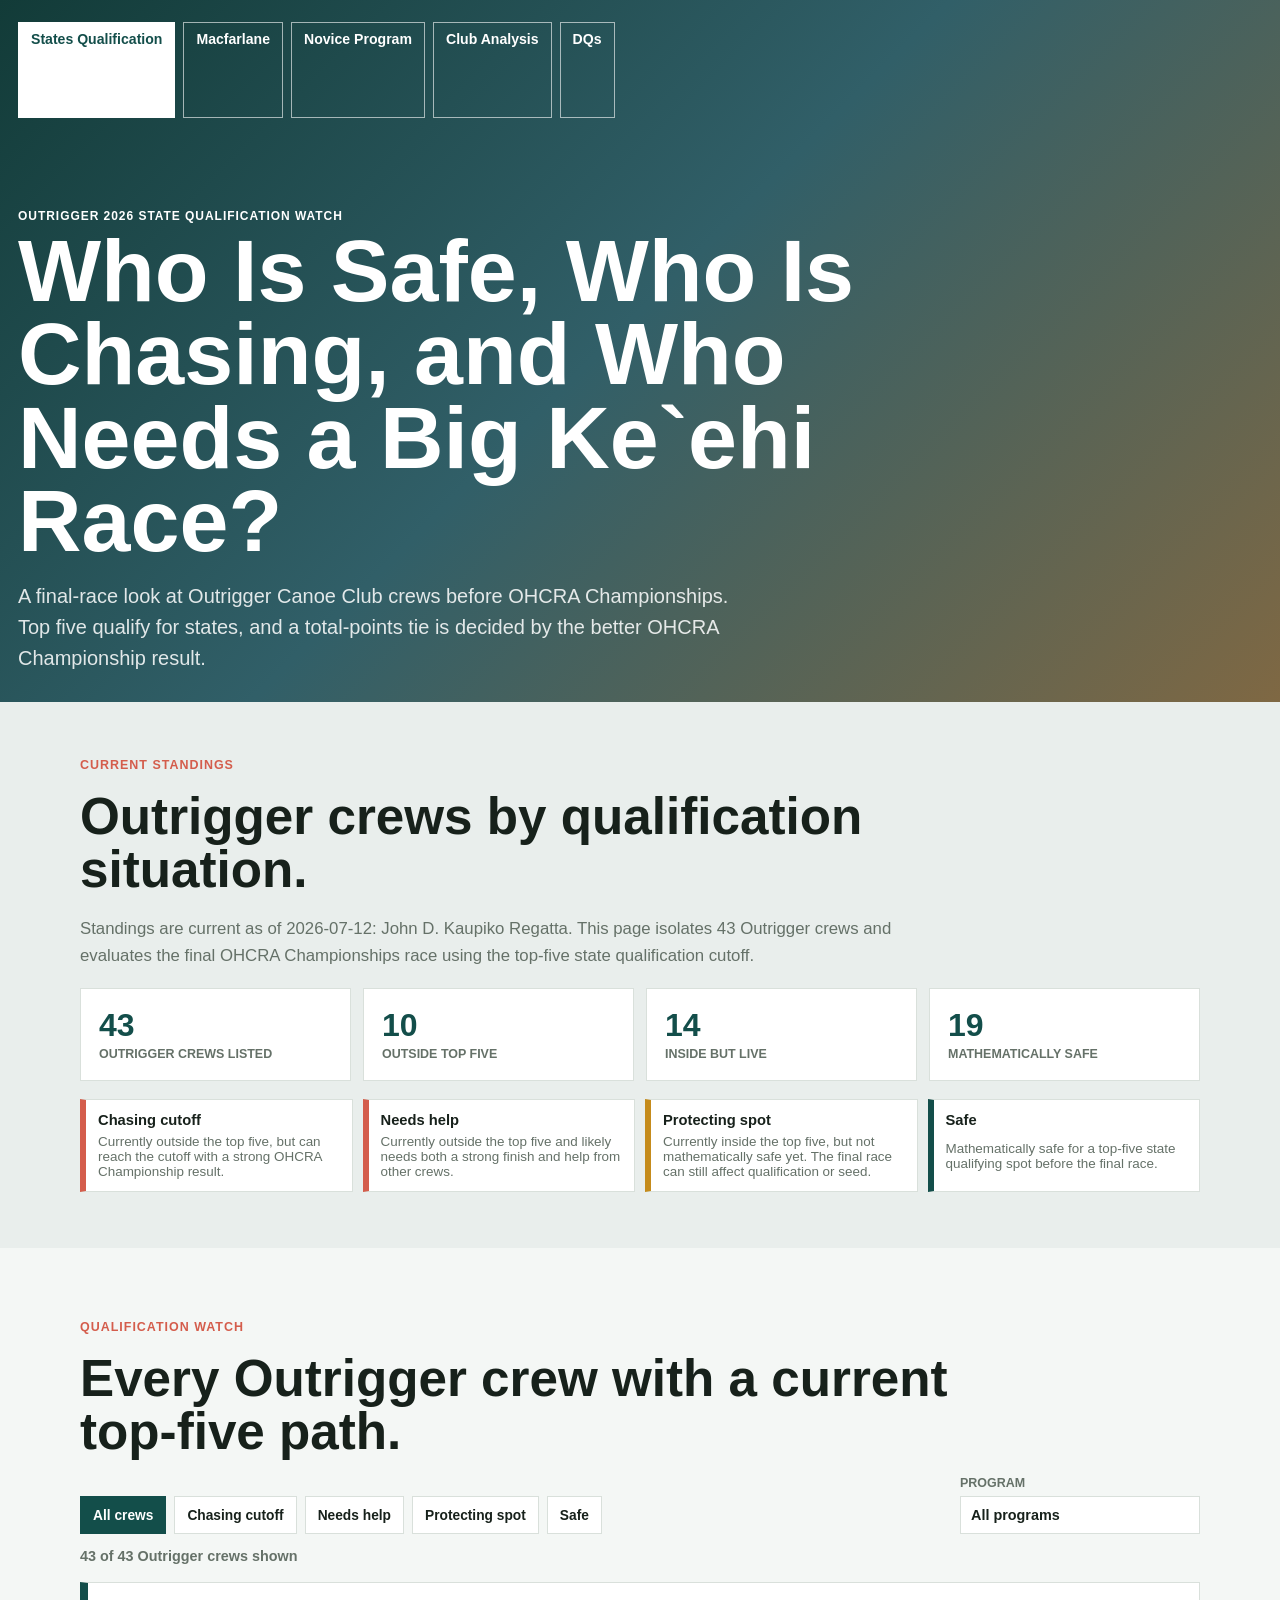
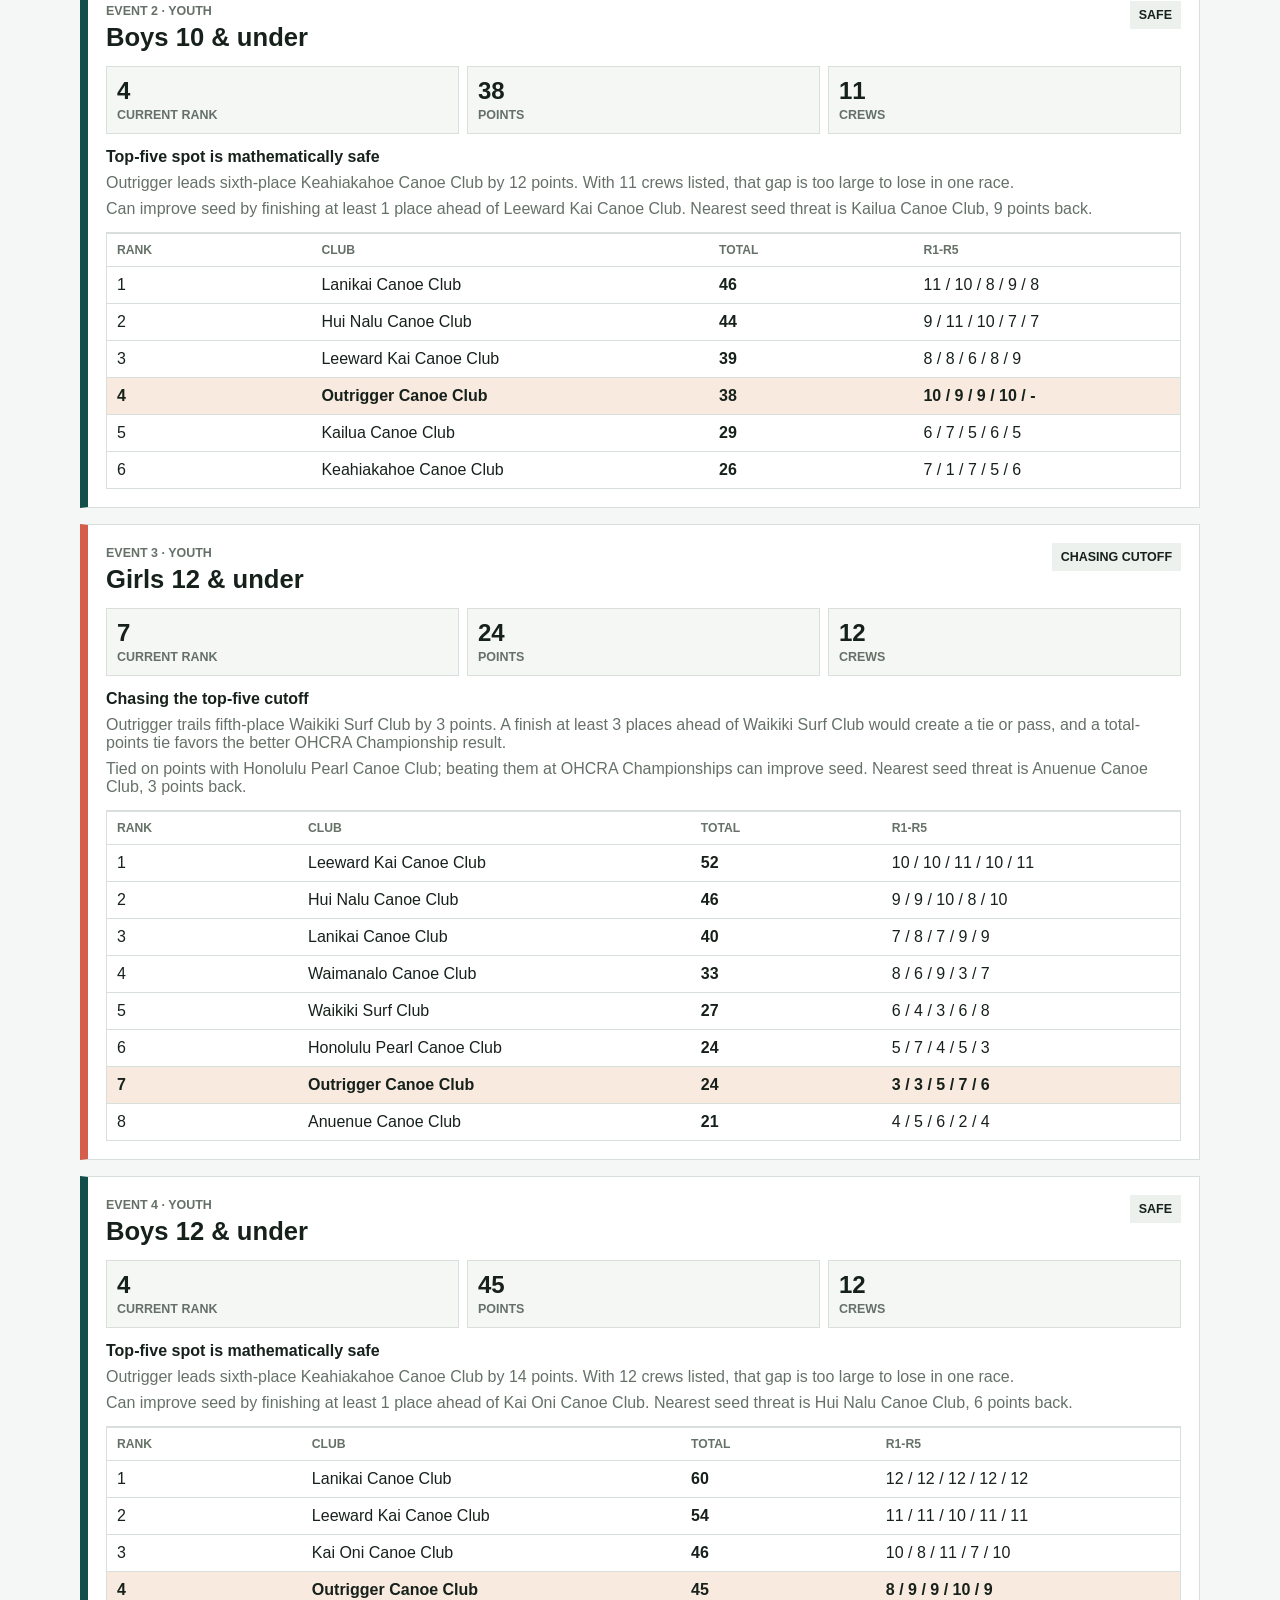
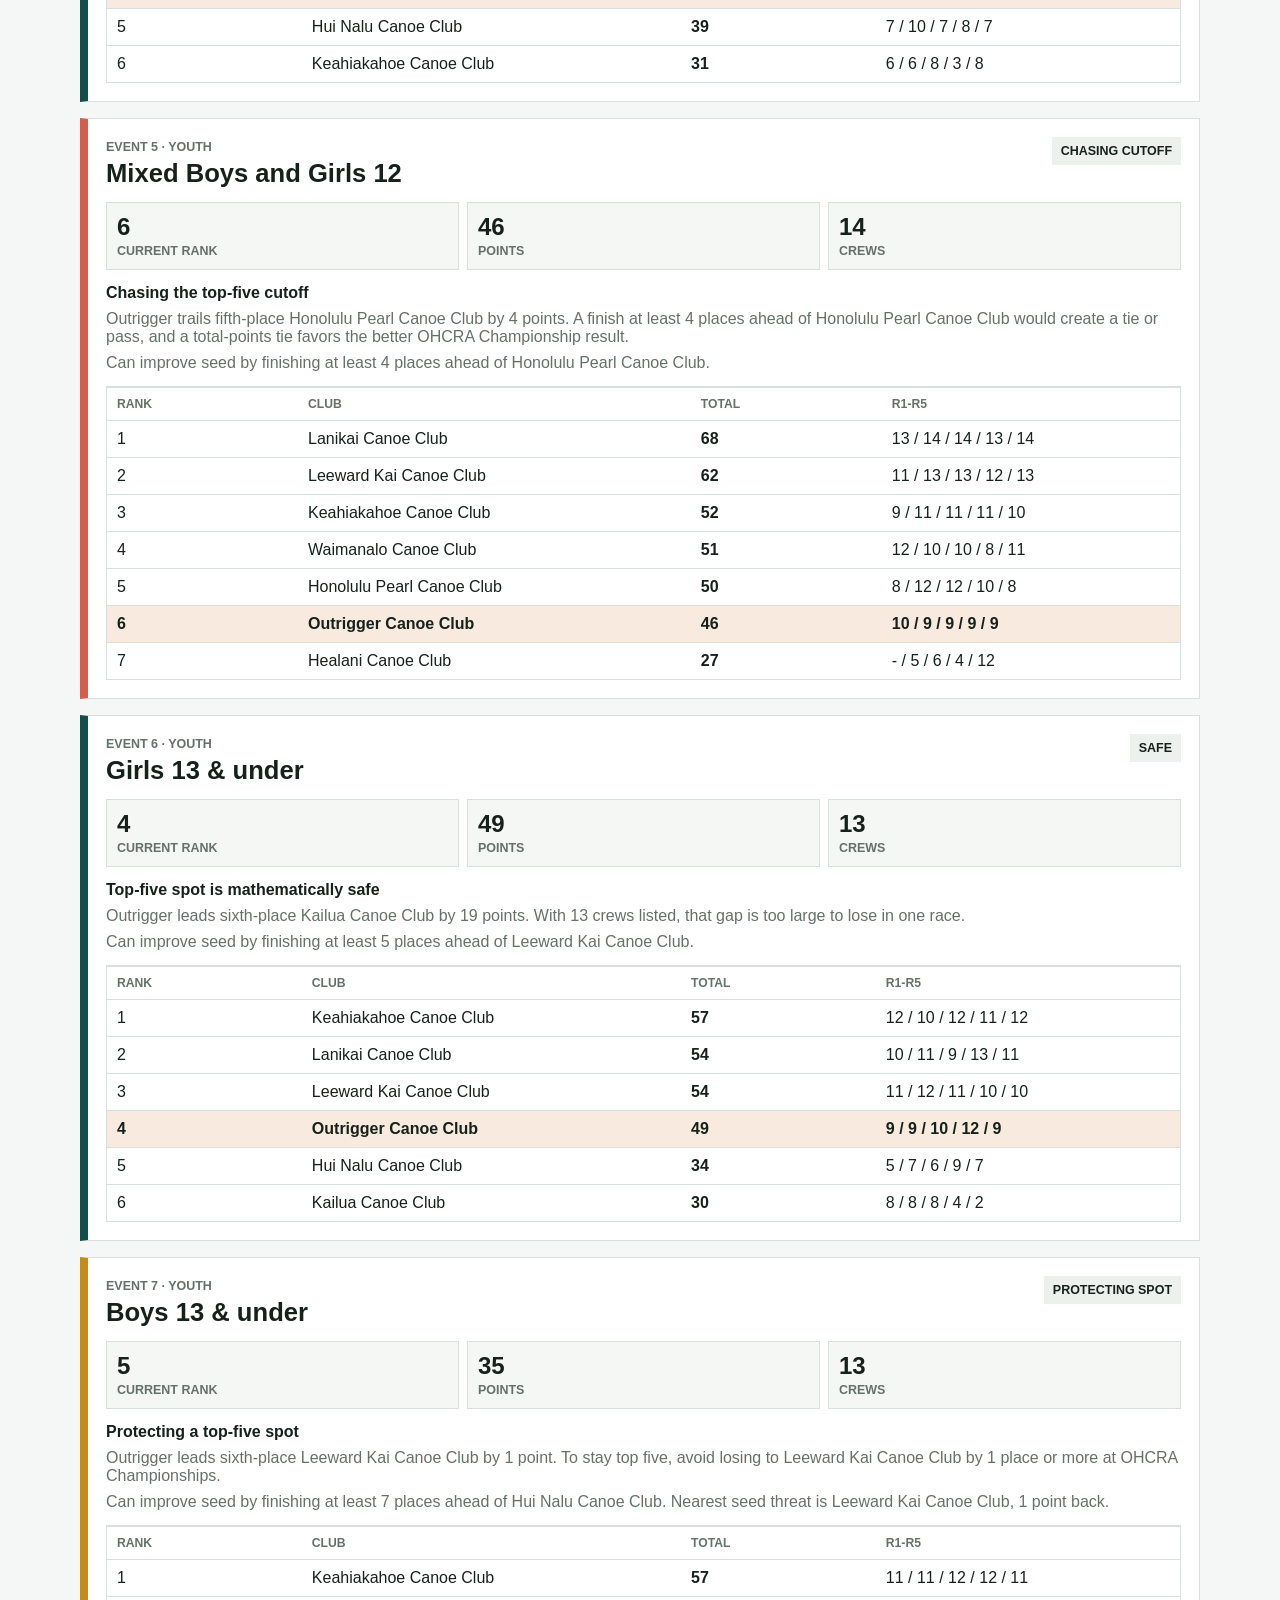
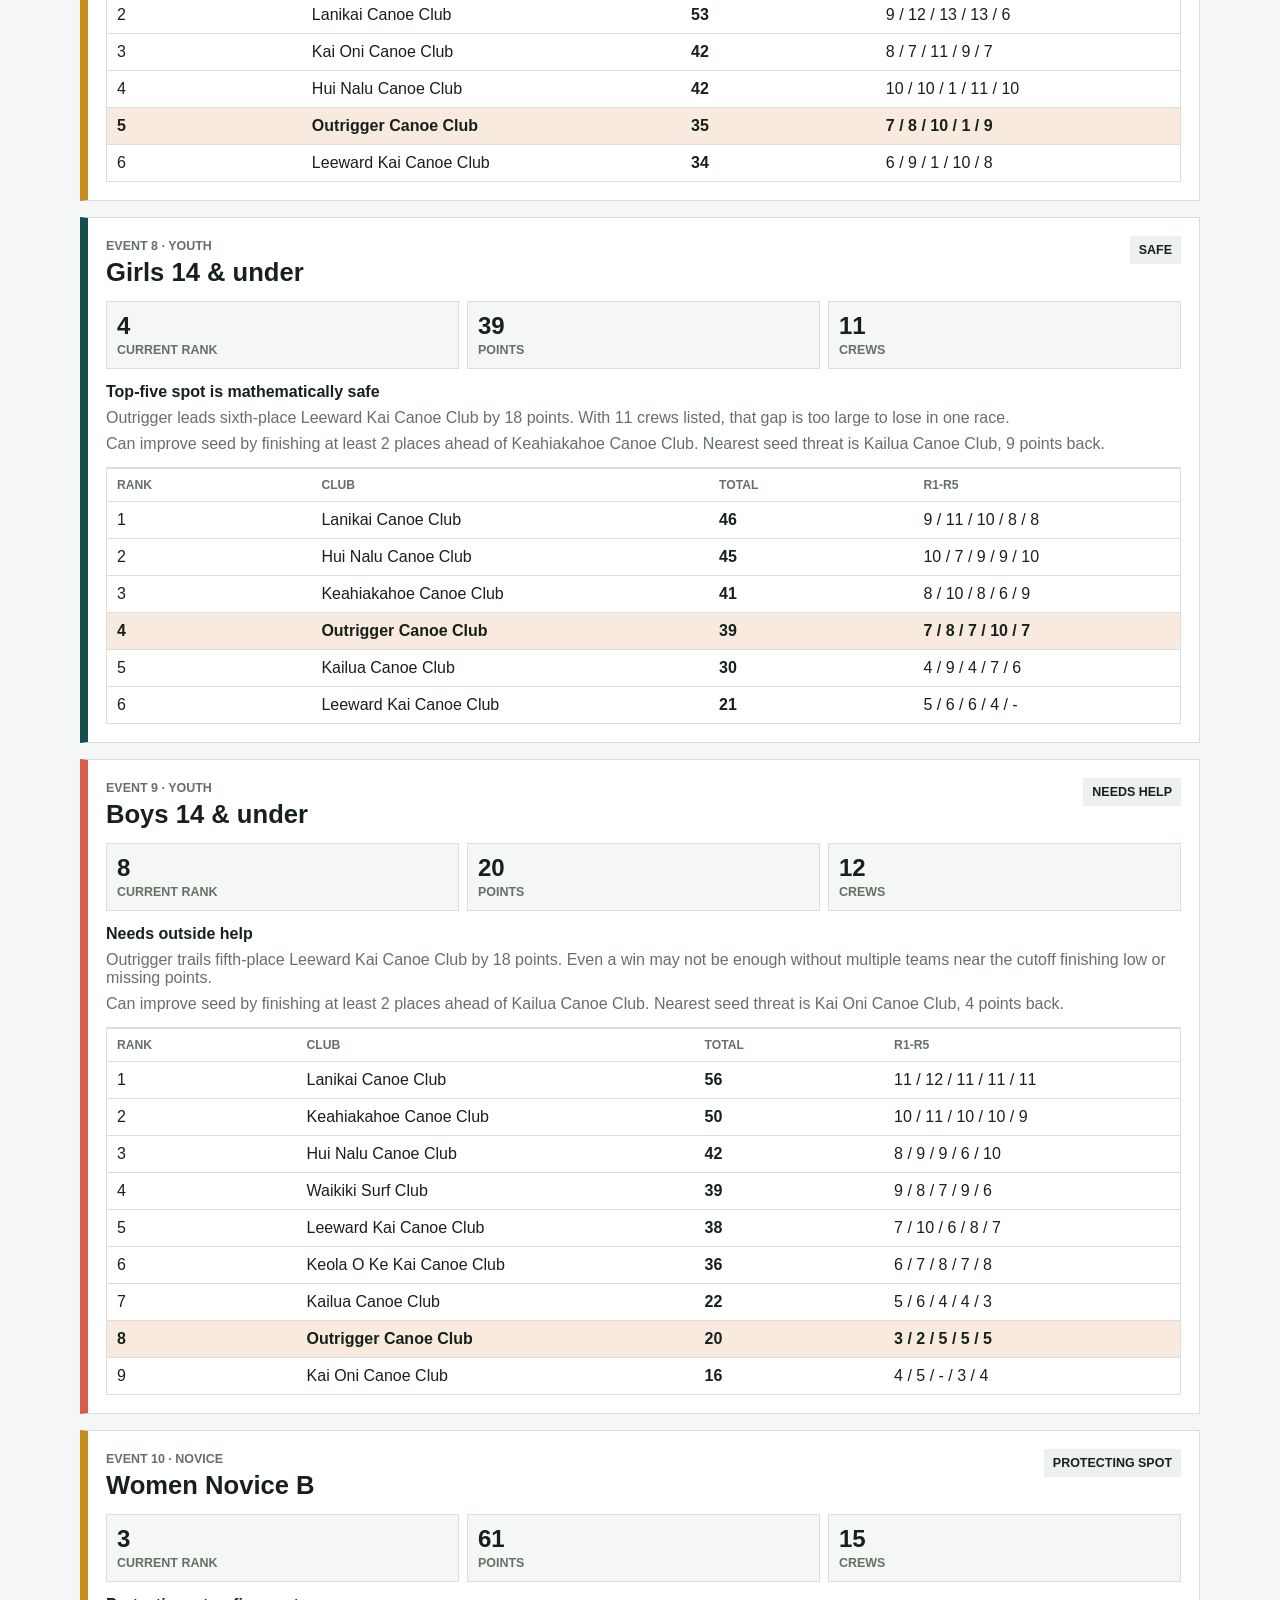
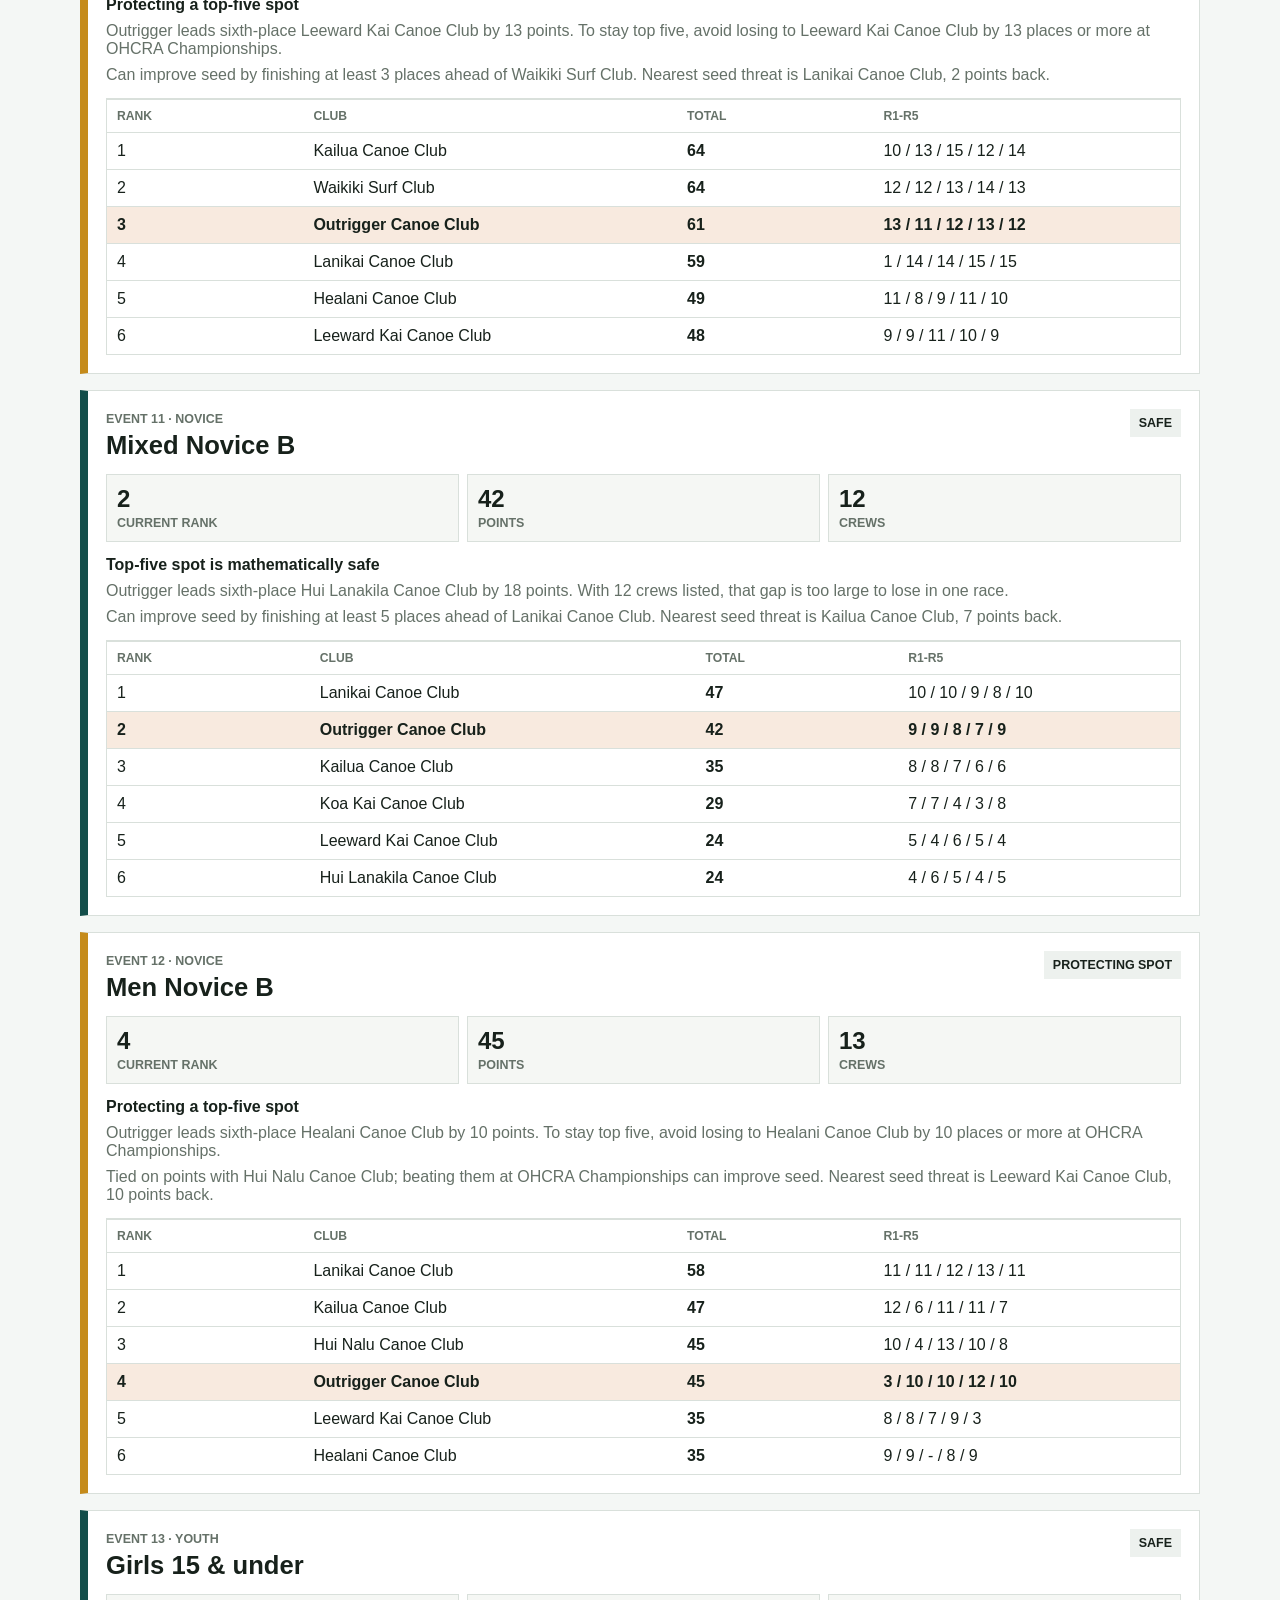
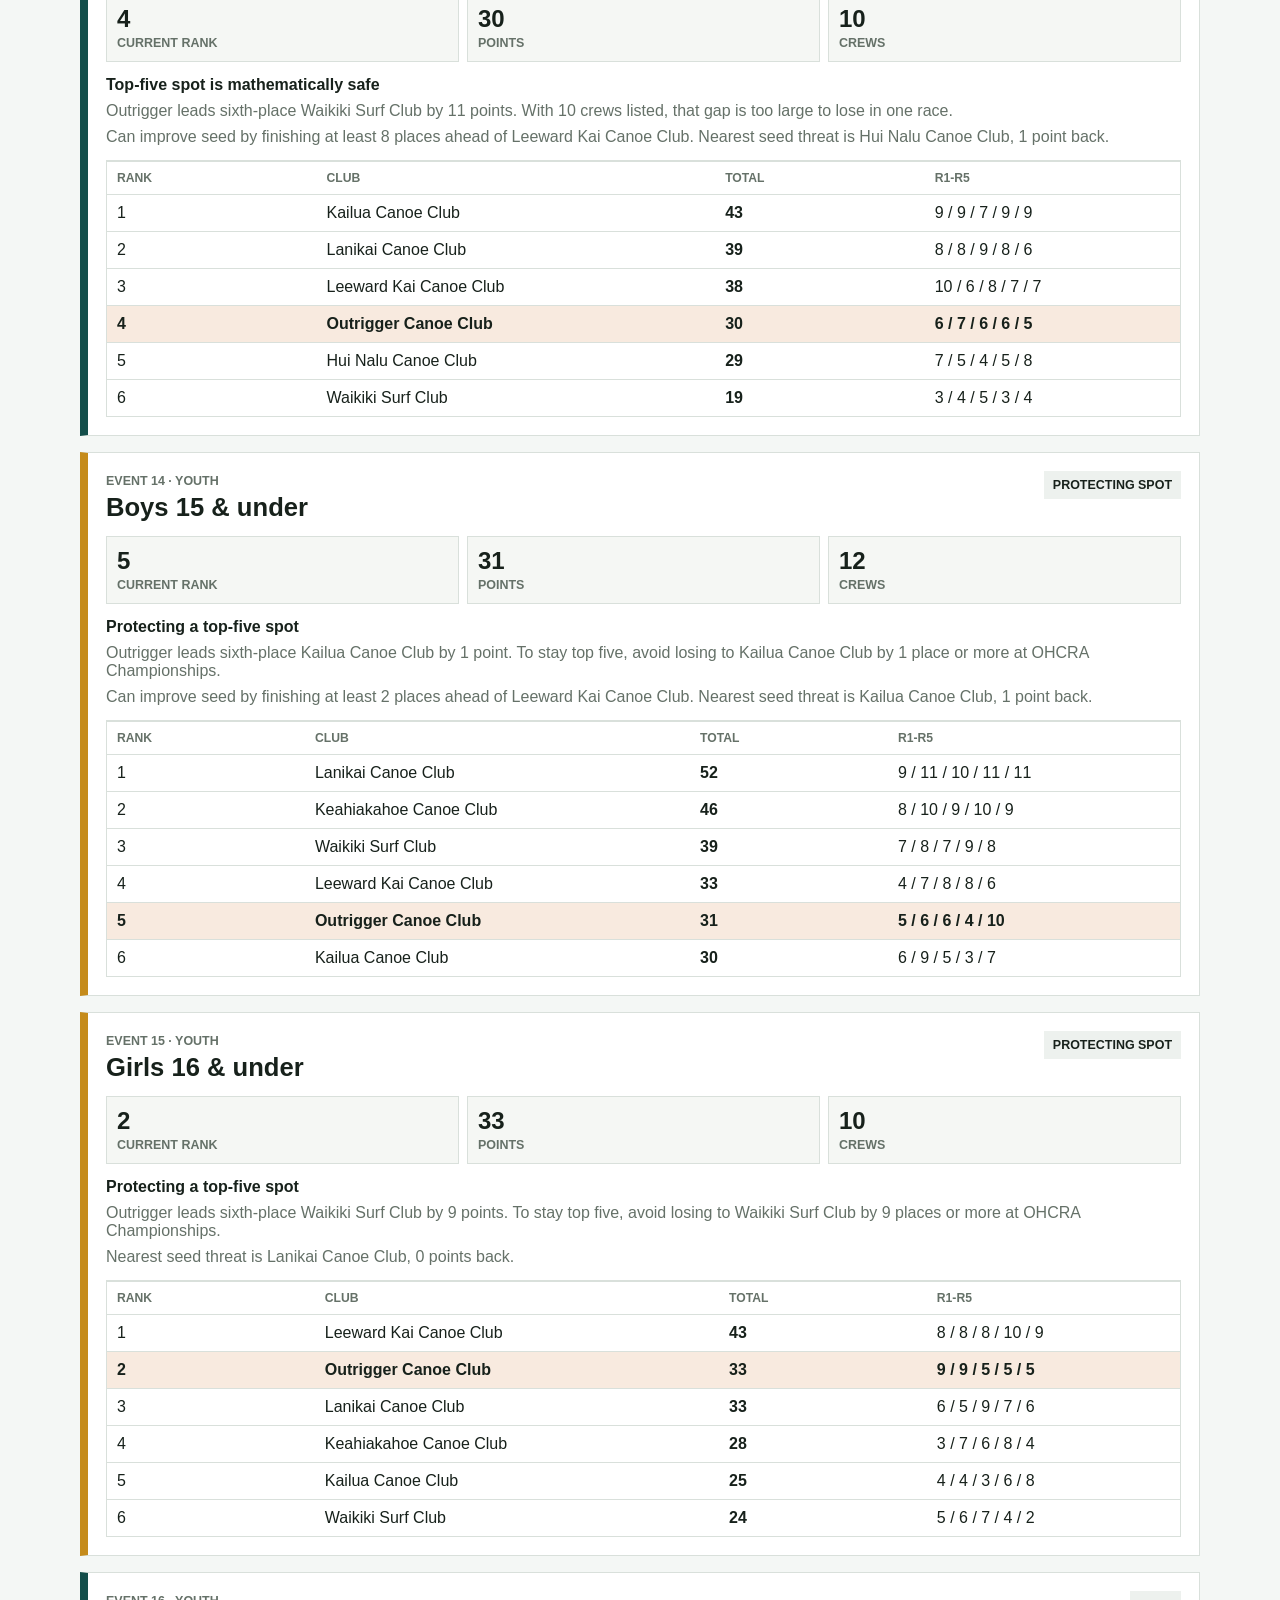
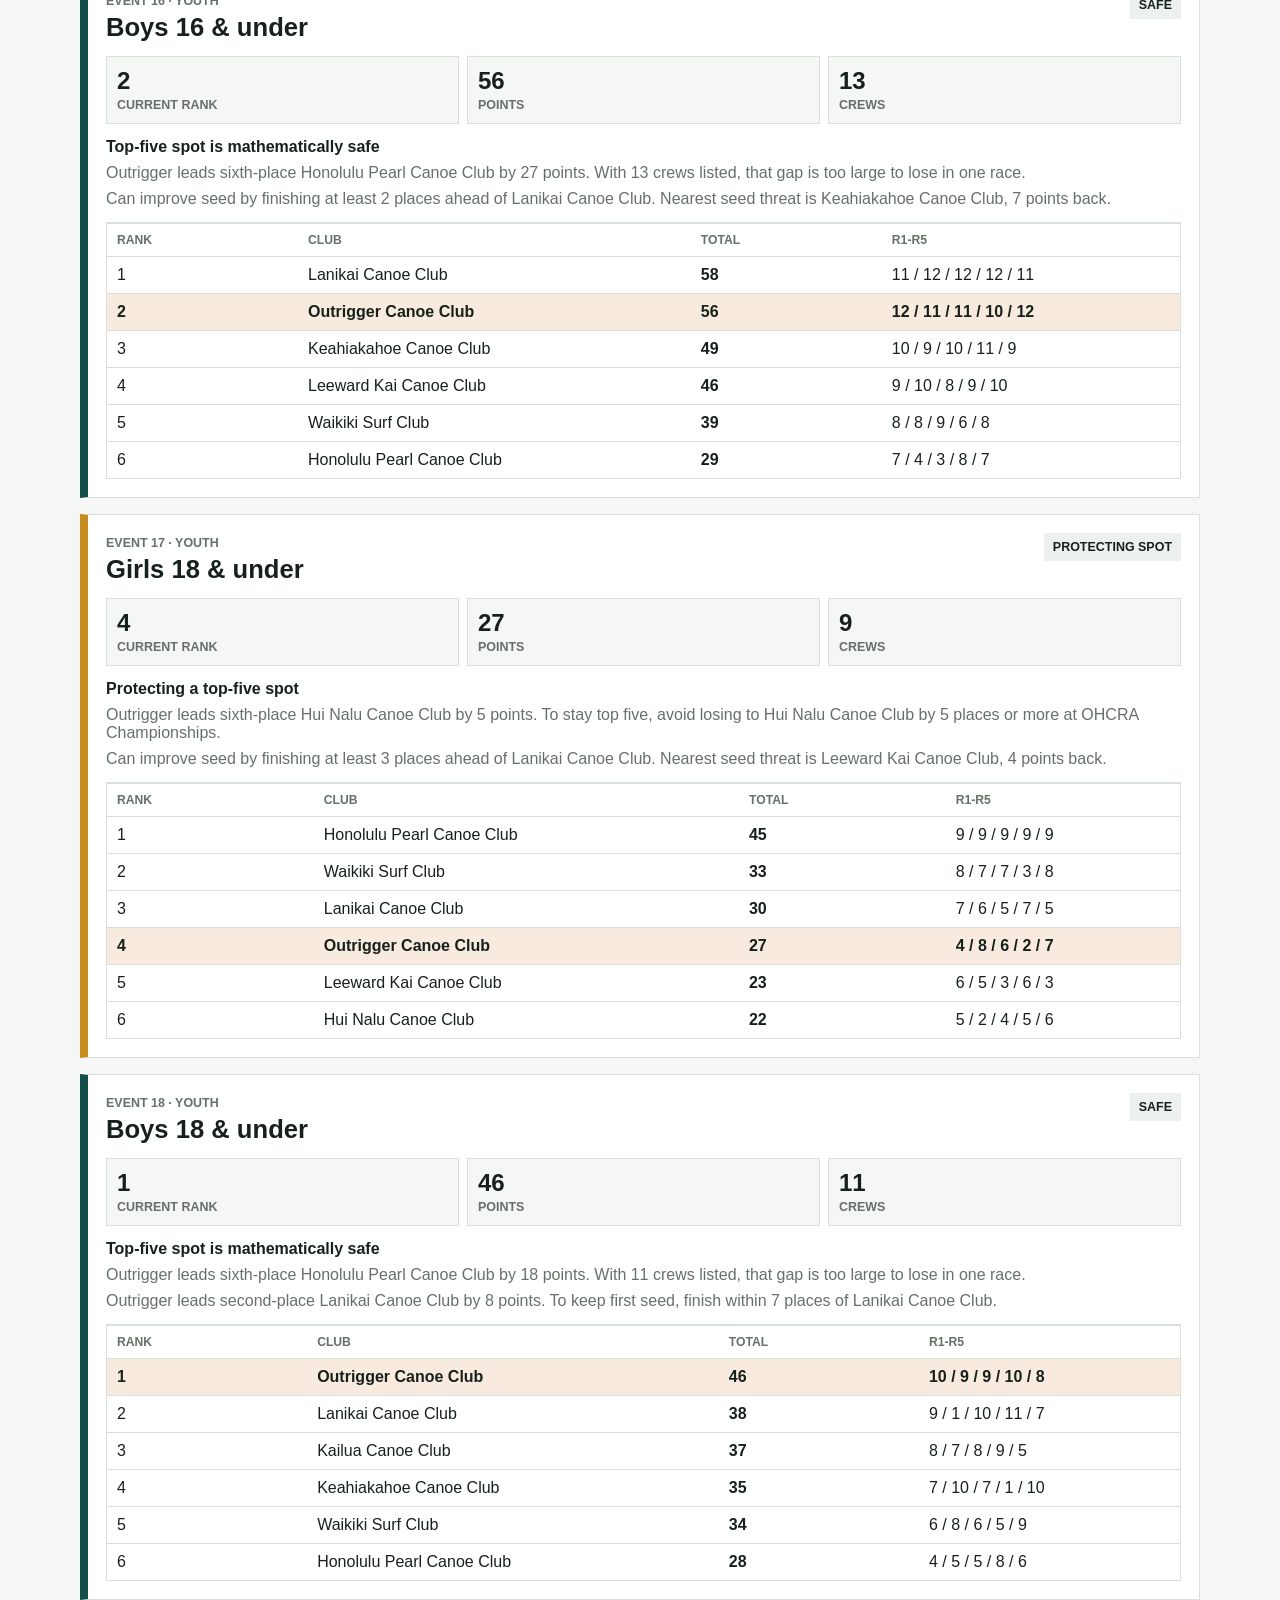
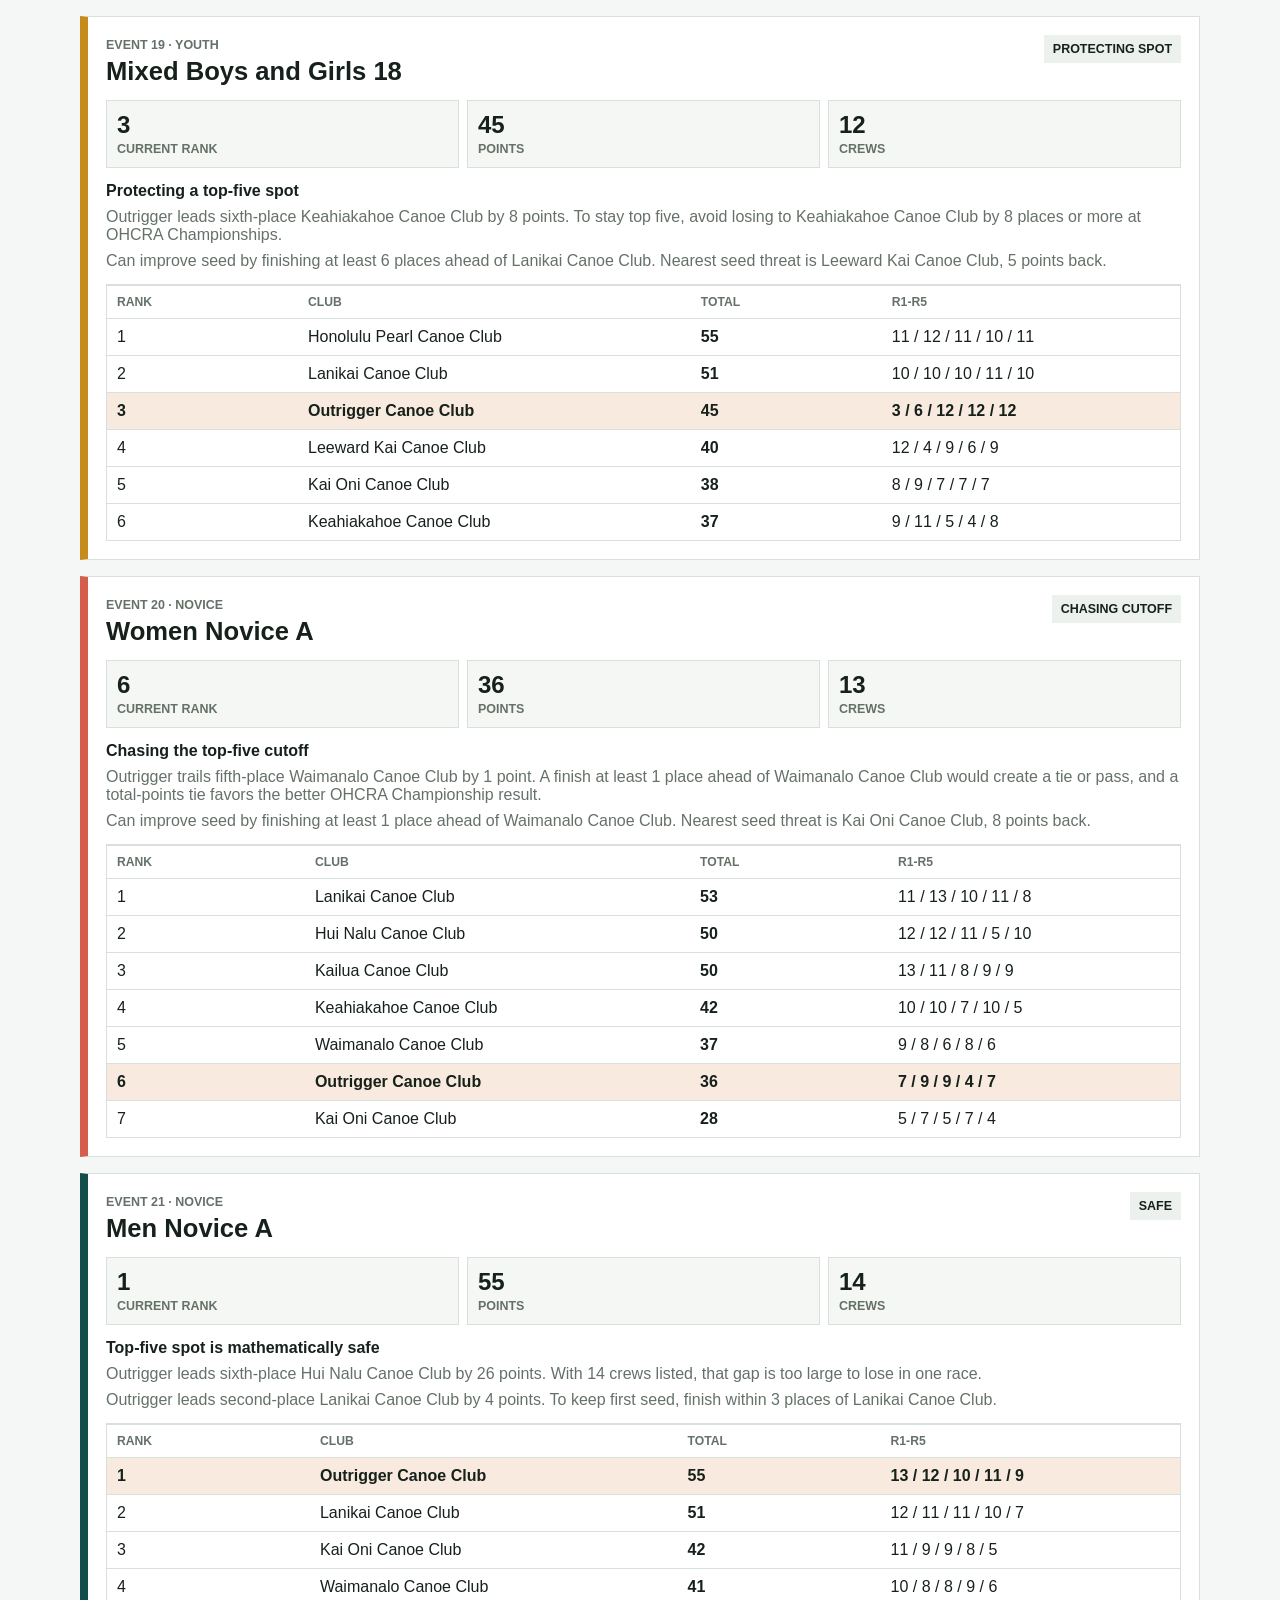
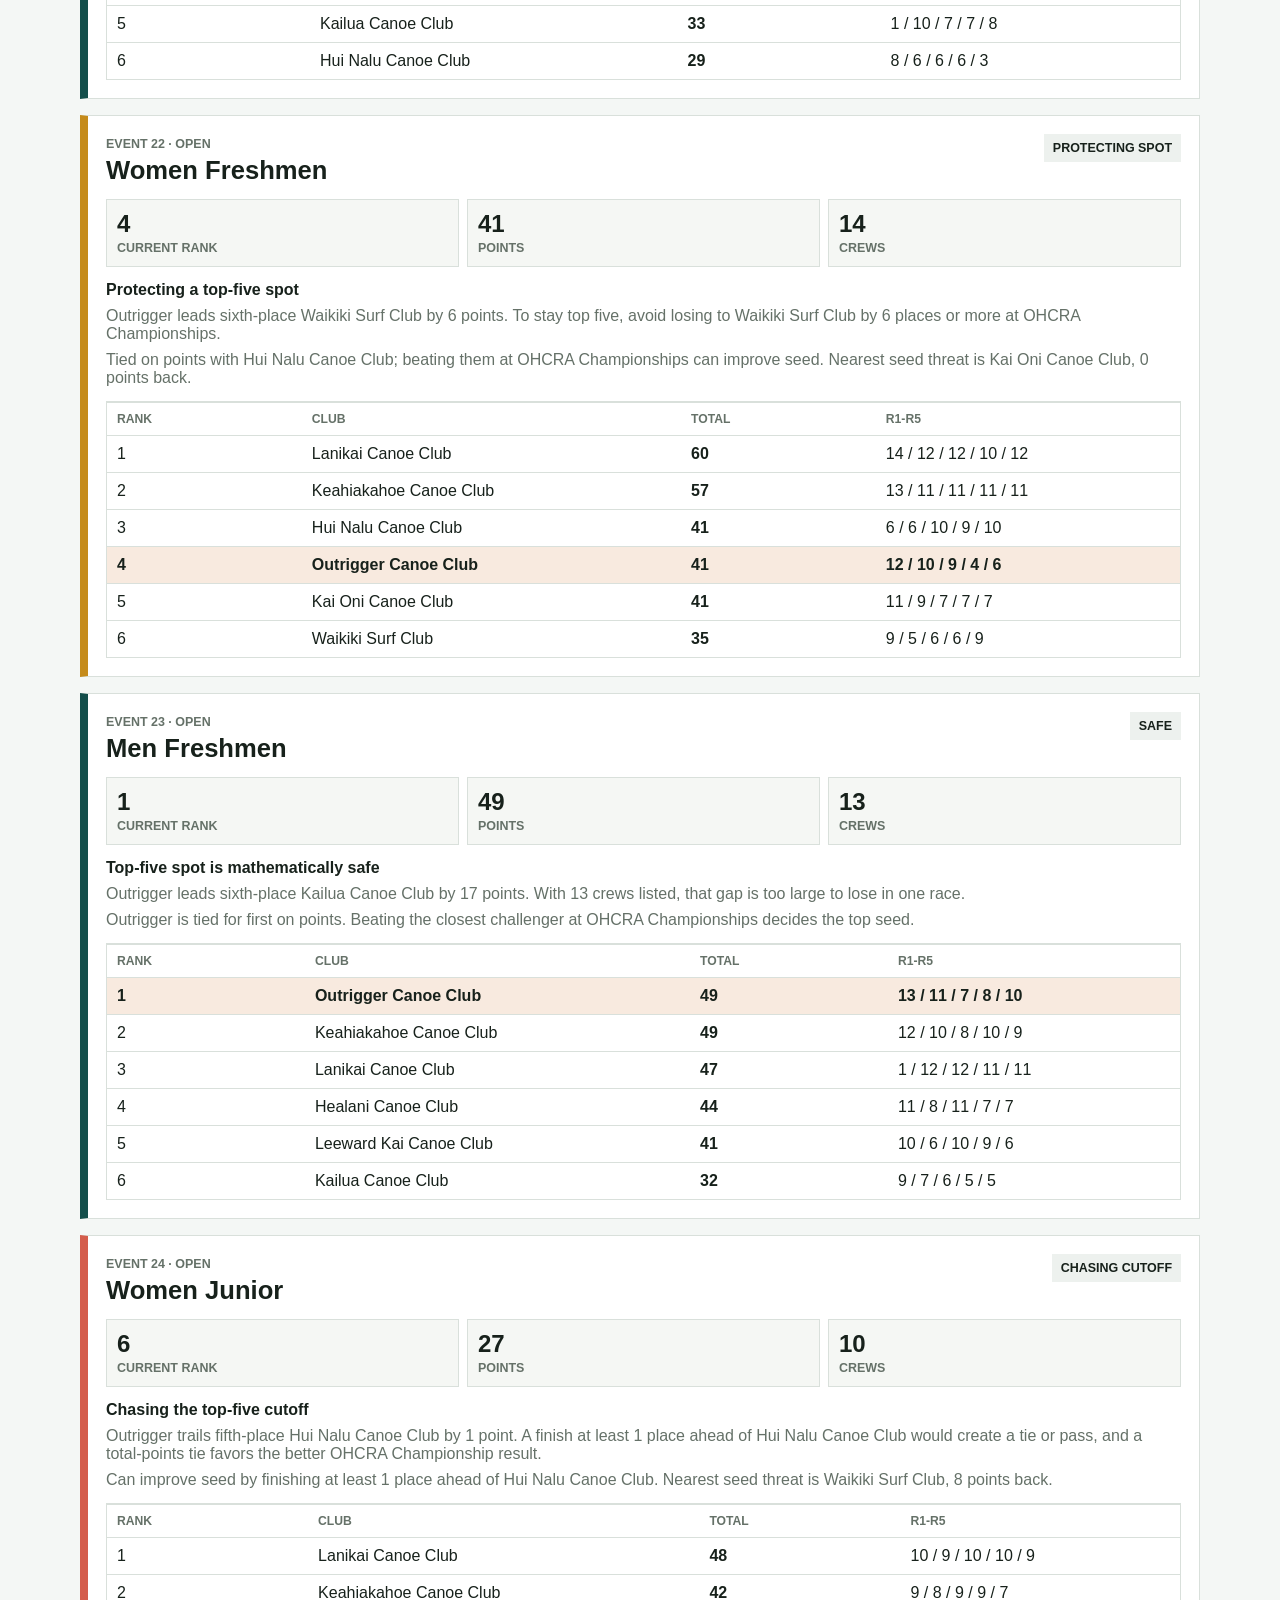
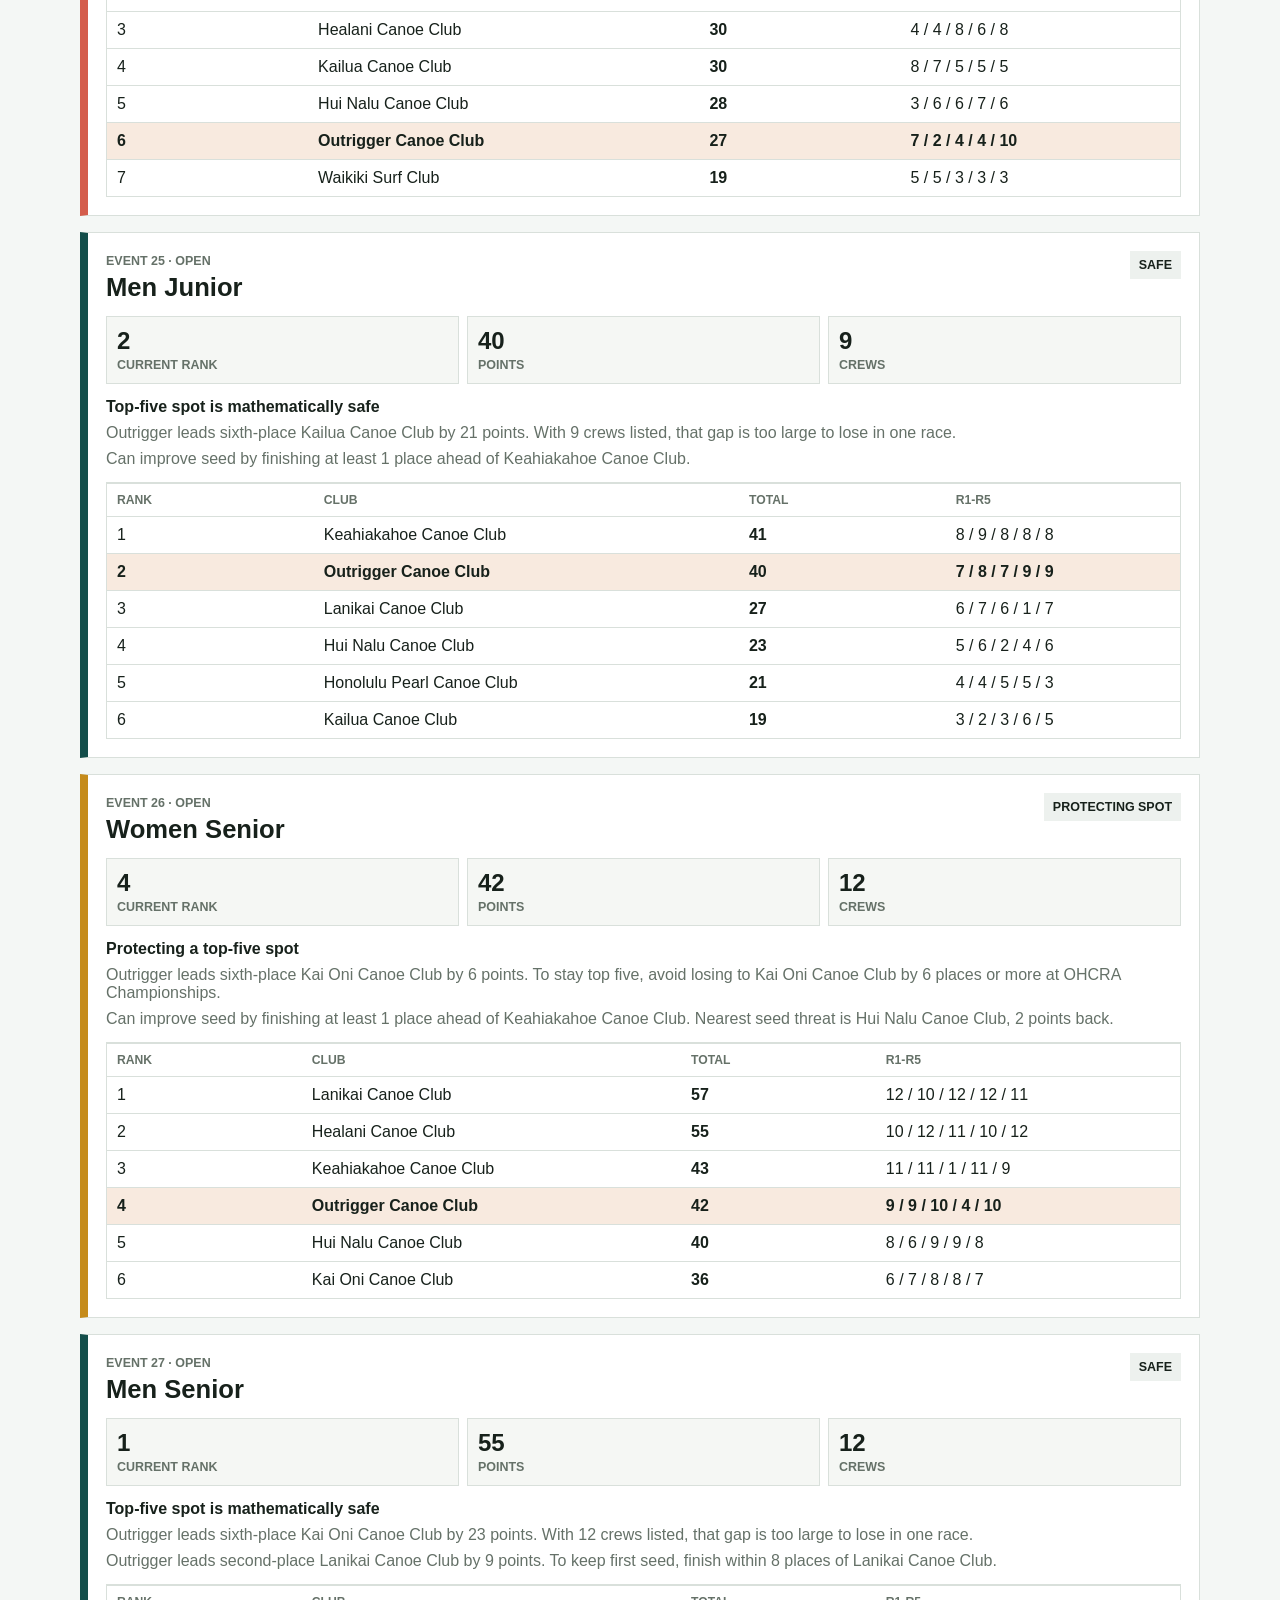
<file: site/qualification.html>
﻿<!doctype html>
<html lang="en">
  <head>
    <meta charset="utf-8" />
    <meta name="viewport" content="width=device-width, initial-scale=1" />
    <title>Outrigger State Qualification Watch</title>
    <link rel="stylesheet" href="styles.css" />
    <!-- Google tag (gtag.js) -->
    <script async src="https://www.googletagmanager.com/gtag/js?id=G-S1N1E1MP09"></script>
    <script>
      window.dataLayer = window.dataLayer || [];
      function gtag(){dataLayer.push(arguments);}
      gtag('js', new Date());
      gtag('config', 'G-S1N1E1MP09');
    </script>
  </head>
  <body>
    <header class="story-hero qualify-hero">
      <nav class="site-nav" aria-label="Site">
        <a href="qualification.html" aria-current="page">States Qualification</a>
        <a href="macfarlane.html">Macfarlane</a>
        <a href="novice.html">Novice Program</a>
        <a href="analysis.html">Club Analysis</a>
        <a href="dqs.html">DQs</a>
      </nav>
      <div class="story-hero-text">
        <p class="eyebrow">Outrigger 2026 state qualification watch</p>
        <h1>Who Is Safe, Who Is Chasing, and Who Needs a Big Ke`ehi Race?</h1>
        <p id="qualify-hero-copy">
          A final-race look at Outrigger Canoe Club crews before OHCRA Championships.
          Top five qualify for states, and a total-points tie is decided by the better OHCRA Championship result.
        </p>
      </div>
    </header>

    <main class="story-main">
      <section class="story-section band">
        <p class="section-kicker">Current standings</p>
        <h2>Outrigger crews by qualification situation.</h2>
        <p class="story-copy" id="qualify-intro"></p>
        <div class="qualification-summary" id="qualification-summary"></div>
        <div class="qualification-status-definitions" id="qualification-status-definitions"></div>
      </section>

      <section class="story-section">
        <p class="section-kicker">Qualification watch</p>
        <h2>Every Outrigger crew with a current top-five path.</h2>
        <div class="qualify-controls">
          <div class="qualify-filter-row" id="qualify-filter-row" aria-label="Qualification status filter"></div>
          <label class="qualify-program-filter">
            Program
            <select id="qualify-program-filter">
              <option value="all">All programs</option>
            </select>
          </label>
        </div>
        <p class="evidence-count" id="qualification-count"></p>
        <div class="qualification-grid" id="qualification-grid"></div>
      </section>
    </main>

    <script src="qualification.js?v=qualify-2026-3"></script>
  </body>
</html>
</file>
<file: site/styles.css>
﻿:root {
  color-scheme: light;
  font-family: Arial, Helvetica, sans-serif;
  --ink: #17211b;
  --muted: #657168;
  --line: #d9e0db;
  --panel: #ffffff;
  --wash: #f4f7f5;
  --accent: #0f766e;
  --accent-dark: #134e4a;
  --gold: #c58b1b;
  --coral: #d45d4c;
  --blue: #3767a6;
  --plum: #7b4b94;
}

* {
  box-sizing: border-box;
}

body {
  margin: 0;
  background: var(--wash);
  color: var(--ink);
}

body.modal-open {
  overflow: hidden;
}

.app-header {
  align-items: center;
  background: var(--accent-dark);
  color: white;
  display: flex;
  justify-content: space-between;
  gap: 20px;
  padding: 24px 18px;
}

.eyebrow {
  font-size: 0.75rem;
  font-weight: 700;
  letter-spacing: 0.08em;
  margin: 0 0 6px;
  text-transform: uppercase;
}

h1,
h2,
h3,
p {
  margin: 0;
}

h1 {
  font-size: clamp(1.7rem, 6vw, 2.8rem);
  line-height: 1;
}

main {
  display: grid;
  gap: 16px;
  margin: 0 auto;
  max-width: 1120px;
  padding: 16px;
}

.site-nav {
  display: flex;
  flex-wrap: wrap;
  gap: 8px;
}

.site-nav a {
  border: 1px solid rgba(255, 255, 255, 0.6);
  color: white;
  font-size: 0.88rem;
  font-weight: 700;
  padding: 8px 12px;
  text-decoration: none;
}

.site-nav a[aria-current="page"] {
  background: white;
  color: var(--accent-dark);
}

.site-nav.compact {
  margin-left: auto;
}

.metric,
.summary-grid article {
  background: var(--panel);
  border: 1px solid var(--line);
  color: var(--ink);
  min-width: 96px;
  padding: 12px;
}

.metric span,
.summary-grid span {
  display: block;
  font-size: 1.8rem;
  font-weight: 700;
}

small {
  color: var(--muted);
  font-size: 0.78rem;
  text-transform: uppercase;
}

.controls,
.summary-grid {
  display: grid;
  gap: 12px;
  grid-template-columns: repeat(auto-fit, minmax(160px, 1fr));
}

label {
  color: var(--muted);
  display: grid;
  font-size: 0.82rem;
  font-weight: 700;
  gap: 6px;
  text-transform: uppercase;
}

select {
  appearance: none;
  background: white;
  border: 1px solid var(--line);
  color: var(--ink);
  font: inherit;
  min-height: 44px;
  padding: 10px 12px;
}

.table-section {
  background: var(--panel);
  border: 1px solid var(--line);
}

.section-header {
  align-items: end;
  display: flex;
  justify-content: space-between;
  gap: 12px;
  padding: 14px;
}

.section-header p {
  color: var(--muted);
  font-size: 0.9rem;
}

.table-wrap {
  overflow-x: auto;
}

table {
  border-collapse: collapse;
  min-width: 760px;
  width: 100%;
}

th,
td {
  border-top: 1px solid var(--line);
  padding: 10px 12px;
  text-align: left;
  vertical-align: top;
}

th {
  color: var(--muted);
  font-size: 0.78rem;
  text-transform: uppercase;
}

td:last-child,
th:last-child {
  text-align: right;
}

@media (max-width: 640px) {
  .app-header {
    align-items: flex-start;
    flex-direction: column;
  }

  .metric {
    width: 100%;
  }

  .site-nav.compact {
    margin-left: 0;
  }
}

.story-hero {
  background: linear-gradient(135deg, #123b38 0%, #1d554f 52%, #5f7b56 100%);
  color: white;
  display: grid;
  gap: 28px;
  min-height: 78vh;
  padding: 22px 18px 28px;
}

.novice-hero {
  background: linear-gradient(135deg, #123b38 0%, #5d663e 54%, #9b4f43 100%);
}

.story-hero-text {
  align-self: end;
  max-width: 900px;
}

.story-hero-text h1 {
  font-size: clamp(2.3rem, 8vw, 5.5rem);
  letter-spacing: 0;
  line-height: 0.95;
  max-width: 960px;
}

.story-hero-text p:last-child {
  color: rgba(255, 255, 255, 0.86);
  font-size: clamp(1rem, 2vw, 1.25rem);
  line-height: 1.55;
  margin-top: 18px;
  max-width: 720px;
}

.story-stats {
  align-self: end;
  display: grid;
  gap: 10px;
  grid-template-columns: repeat(3, minmax(0, 1fr));
  max-width: 560px;
}

.story-stats article {
  background: rgba(255, 255, 255, 0.12);
  border: 1px solid rgba(255, 255, 255, 0.24);
  padding: 14px;
}

.callout-grid {
  display: grid;
  gap: 12px;
  grid-template-columns: repeat(auto-fit, minmax(160px, 1fr));
}

.callout-grid article,
.scope-grid article,
.year-card,
.roster-card {
  background: var(--panel);
  border: 1px solid var(--line);
  padding: 14px;
}

.scope-grid {
  display: grid;
  gap: 12px;
  grid-template-columns: repeat(auto-fit, minmax(180px, 1fr));
}

.callout-grid span,
.scope-grid span {
  display: block;
  font-size: 1.8rem;
  font-weight: 800;
}

.novice-event-stack {
  display: grid;
  gap: 26px;
}

.novice-event-block {
  display: grid;
  gap: 12px;
}

.novice-event-block h3 {
  font-size: clamp(1.3rem, 3vw, 2rem);
}

.year-card-grid {
  display: grid;
  gap: 12px;
  grid-template-columns: repeat(auto-fit, minmax(240px, 1fr));
}

.year-card {
  display: grid;
  gap: 12px;
}

.year-card-top {
  align-items: baseline;
  display: flex;
  justify-content: space-between;
  gap: 10px;
}

.year-card h4 {
  font-size: 1.5rem;
  margin: 0;
}

.year-card-top span {
  color: var(--muted);
  font-size: 0.9rem;
  font-weight: 700;
}

.year-card dl {
  display: grid;
  gap: 8px;
  grid-template-columns: 1fr 1fr;
  margin: 0;
}

.year-card dt {
  color: var(--muted);
  font-size: 0.75rem;
  font-weight: 800;
  text-transform: uppercase;
}

.year-card dd {
  font-weight: 800;
  margin: 2px 0 0;
}

.year-card p {
  color: var(--muted);
  font-size: 0.9rem;
  line-height: 1.45;
}

.legend-row {
  display: flex;
  flex-wrap: wrap;
  gap: 10px 16px;
}

.legend-row span {
  align-items: center;
  color: var(--muted);
  display: inline-flex;
  font-size: 0.9rem;
  font-weight: 700;
  gap: 6px;
}

.legend {
  display: inline-block;
  height: 10px;
  width: 22px;
}

.legend.first,
.composition-bar .first {
  background: var(--accent);
}

.legend.second,
.composition-bar .second {
  background: var(--coral);
}

.legend.history,
.composition-bar .history {
  background: var(--blue);
}

.legend.unknown,
.composition-bar .unknown {
  background: #aab4ad;
}

.roster-team-grid {
  display: grid;
  gap: 12px;
  grid-template-columns: repeat(auto-fit, minmax(260px, 1fr));
}

.roster-card {
  display: grid;
  gap: 10px;
}

.roster-card small {
  color: var(--coral);
  font-weight: 800;
}

.roster-card p {
  color: var(--muted);
  font-size: 0.9rem;
}

.composition-bar {
  display: flex;
  height: 12px;
  overflow: hidden;
}

.composition-bar i {
  display: block;
  height: 100%;
}

.roster-counts {
  display: flex;
  flex-wrap: wrap;
  gap: 8px;
}

.roster-counts span {
  background: var(--wash);
  color: var(--muted);
  font-size: 0.78rem;
  font-weight: 700;
  padding: 6px 8px;
}

.crew-button {
  background: var(--accent-dark);
  border: 0;
  color: white;
  cursor: pointer;
  font: inherit;
  font-size: 0.82rem;
  font-weight: 800;
  min-height: 34px;
  padding: 7px 10px;
}

.crew-button:hover,
.crew-button:focus-visible {
  background: var(--coral);
  outline: 2px solid transparent;
}

.crew-modal[aria-hidden="true"] {
  display: none;
}

.crew-modal {
  inset: 0;
  position: fixed;
  z-index: 20;
}

.crew-modal-backdrop {
  background: rgba(13, 25, 21, 0.58);
  border: 0;
  cursor: pointer;
  inset: 0;
  position: absolute;
  width: 100%;
}

.crew-sheet {
  background: var(--panel);
  border: 1px solid var(--line);
  box-shadow: 0 24px 80px rgba(12, 24, 20, 0.34);
  display: grid;
  gap: 16px;
  left: 50%;
  max-height: min(760px, calc(100vh - 48px));
  max-width: 720px;
  overflow: auto;
  padding: 18px;
  position: absolute;
  top: 50%;
  transform: translate(-50%, -50%);
  width: min(720px, calc(100vw - 32px));
}

.crew-sheet-handle {
  display: none;
}

.crew-sheet-header {
  align-items: start;
  display: grid;
  gap: 12px;
  grid-template-columns: 1fr auto;
}

.crew-sheet-header h2 {
  font-size: clamp(1.5rem, 4vw, 2.2rem);
  line-height: 1.05;
}

.crew-sheet-header p:last-child {
  color: var(--muted);
  line-height: 1.45;
  margin-top: 6px;
}

.icon-close {
  align-items: center;
  background: var(--wash);
  border: 1px solid var(--line);
  color: var(--ink);
  cursor: pointer;
  display: inline-flex;
  font-size: 1.6rem;
  font-weight: 400;
  height: 42px;
  justify-content: center;
  line-height: 1;
  width: 42px;
}

.crew-group-list {
  display: grid;
  gap: 10px;
}

.crew-group {
  border: 1px solid var(--line);
  display: grid;
  gap: 12px;
  padding: 12px;
}

.crew-group.first_year_a {
  border-left: 7px solid var(--accent);
}

.crew-group.second_year_a {
  border-left: 7px solid var(--coral);
}

.crew-group.prior_a_history,
.crew-group.prior_b_history {
  border-left: 7px solid var(--blue);
}

.crew-group.unknown {
  border-left: 7px solid #aab4ad;
}

.crew-group h3 {
  font-size: 1rem;
}

.crew-group p {
  color: var(--muted);
  font-size: 0.88rem;
  line-height: 1.45;
  margin-top: 3px;
}

.crew-group ul {
  display: flex;
  flex-wrap: wrap;
  gap: 8px;
  list-style: none;
  margin: 0;
  padding: 0;
}

.crew-group li {
  background: var(--wash);
  color: var(--ink);
  font-size: 0.9rem;
  font-weight: 700;
  padding: 7px 9px;
}

.story-stats span {
  display: block;
  font-size: 2rem;
  font-weight: 700;
}

.story-stats small {
  color: rgba(255, 255, 255, 0.76);
}

.story-main {
  max-width: none;
  padding: 0;
}

.story-section {
  display: grid;
  gap: 18px;
  padding: 56px max(18px, calc((100vw - 1120px) / 2));
}

.story-section.band {
  background: #e9eeec;
}

.section-kicker {
  color: var(--coral);
  font-size: 0.78rem;
  font-weight: 800;
  letter-spacing: 0.08em;
  text-transform: uppercase;
}

.story-section h2 {
  font-size: clamp(1.8rem, 4vw, 3.3rem);
  letter-spacing: 0;
  line-height: 1.04;
  max-width: 920px;
}

.story-copy {
  color: var(--muted);
  font-size: 1.05rem;
  line-height: 1.65;
  max-width: 820px;
}

.profile-list {
  display: grid;
  gap: 12px;
}

.profile-card {
  background: var(--panel);
  border: 1px solid var(--line);
  display: grid;
  gap: 14px;
  grid-template-columns: 44px 1fr;
  padding: 14px;
}

.rank-badge {
  align-items: center;
  background: var(--accent-dark);
  color: white;
  display: flex;
  font-weight: 800;
  height: 44px;
  justify-content: center;
  width: 44px;
}

.profile-card-body {
  display: grid;
  gap: 12px;
}

.profile-heading {
  align-items: baseline;
  display: flex;
  flex-wrap: wrap;
  gap: 8px 14px;
  justify-content: space-between;
}

.profile-heading h3,
.margin-row h3,
.specialty-card h3 {
  font-size: 1rem;
}

.profile-heading p,
.margin-row p,
.specialty-card p {
  color: var(--muted);
  font-size: 0.9rem;
}

.total-bar,
.profile-track,
.margin-meter {
  background: #edf1ee;
  height: 9px;
  overflow: hidden;
}

.total-bar i,
.profile-fill,
.margin-meter i {
  display: block;
  height: 100%;
}

.total-bar i {
  background: var(--accent);
}

.profile-bars {
  display: grid;
  gap: 8px;
}

.profile-bar-row {
  align-items: center;
  display: grid;
  gap: 8px;
  grid-template-columns: 70px 1fr 74px;
}

.profile-bar-row span,
.profile-bar-row strong {
  color: var(--muted);
  font-size: 0.82rem;
}

.profile-bar-row strong {
  text-align: right;
}

.profile-fill.youth {
  background: var(--accent);
}

.profile-fill.novice {
  background: var(--gold);
}

.profile-fill.open {
  background: var(--blue);
}

.profile-fill.masters {
  background: var(--plum);
}

.profile-fill.mixed {
  background: var(--coral);
}

.specialty-grid {
  display: grid;
  gap: 12px;
  grid-template-columns: repeat(auto-fit, minmax(220px, 1fr));
}

.specialty-card {
  background: var(--panel);
  border: 1px solid var(--line);
  display: grid;
  gap: 8px;
  padding: 14px;
}

.specialty-card small {
  color: var(--coral);
  font-weight: 800;
}

.specialty-meta {
  display: flex;
  flex-wrap: wrap;
  gap: 8px;
}

.specialty-meta span {
  background: var(--wash);
  color: var(--muted);
  font-size: 0.82rem;
  font-weight: 700;
  padding: 6px 8px;
}

.story-table {
  background: var(--panel);
  border: 1px solid var(--line);
}

.margin-list {
  display: grid;
  gap: 10px;
}

.margin-row {
  align-items: center;
  background: var(--panel);
  border: 1px solid var(--line);
  display: grid;
  gap: 14px;
  grid-template-columns: minmax(220px, 1fr) minmax(140px, 280px) 72px;
  padding: 14px;
}

.margin-meter i {
  background: var(--coral);
}

.margin-row strong {
  text-align: right;
}

@media (max-width: 720px) {
  .story-hero {
    min-height: auto;
  }

  .story-stats,
  .profile-card,
  .margin-row {
    grid-template-columns: 1fr;
  }

  .rank-badge {
    height: 34px;
    width: 34px;
  }

  .profile-bar-row {
    grid-template-columns: 64px 1fr 58px;
  }

  .margin-row strong {
    text-align: left;
  }

  .crew-sheet {
    border: 0;
    border-radius: 14px 14px 0 0;
    bottom: 0;
    left: 0;
    max-height: 86vh;
    padding: 10px 14px 18px;
    top: auto;
    transform: none;
    width: 100%;
  }

  .crew-sheet-handle {
    background: #c9d1cc;
    display: block;
    height: 5px;
    justify-self: center;
    margin: 2px 0 4px;
    width: 48px;
  }

  .crew-sheet-header {
    grid-template-columns: 1fr 42px;
  }
}

/* Novice B adjusted pace */
.novice-pace-section { background: #edf4f1; }
.novice-switcher { display: flex; flex-wrap: wrap; gap: 8px; margin: 20px 0; }
.novice-switcher button { background: var(--panel); border: 1px solid var(--accent-dark); color: var(--accent-dark); cursor: pointer; font: inherit; font-size: .82rem; font-weight: 900; padding: 9px 12px; }
.novice-switcher button.is-active { background: var(--accent-dark); color: white; }
.pace-guide { display: grid; gap: 10px; grid-template-columns: repeat(3, 1fr); margin-top: 22px; }
.pace-guide article { background: rgba(255,255,255,.72); border-left: 4px solid var(--accent); padding: 12px; }
.pace-guide p { color: var(--muted); font-size: .8rem; line-height: 1.45; margin-top: 5px; }
.pace-legend { color: var(--muted); display: flex; font-size: .72rem; justify-content: space-between; margin: 24px 145px 8px 78px; }
.novice-pace-grid { display: grid; gap: 18px; margin-top: 8px; }
.pace-card { background: var(--panel); border: 1px solid var(--line); padding: 18px; }
.pace-card-head { align-items: end; display: flex; gap: 20px; justify-content: space-between; }
.pace-card-head h3 { font-size: clamp(1.05rem, 3vw, 1.45rem); margin-top: 4px; }
.pace-card-head > strong { color: var(--accent-dark); font-size: 2rem; }
.pace-card > p { color: var(--muted); font-size: .84rem; margin-top: 7px; }
.pace-year-list { display: grid; gap: 12px; margin-top: 20px; }
.pace-year-row { align-items: center; display: grid; gap: 12px; grid-template-columns: 58px minmax(150px, 1fr) 94px 250px; }
.pace-year { display: grid; }
.pace-year small, .pace-result small { color: var(--muted); font-size: .67rem; text-transform: none; }
.pace-track { background: linear-gradient(to right, #d7a29a, #eee 50%, #8fc0ae); height: 12px; position: relative; }
.pace-track i { background: #657168; height: 20px; left: 50%; position: absolute; top: -4px; width: 1px; }
.pace-track span { background: var(--accent-dark); border: 3px solid white; border-radius: 50%; box-shadow: 0 0 0 1px var(--accent-dark); height: 18px; position: absolute; top: -3px; transform: translateX(-50%); width: 18px; }
.pace-result { display: grid; }
.pace-result strong { font-size: 1.15rem; }
.pace-details { color: var(--muted); display: grid; font-size: .72rem; gap: 4px; grid-template-columns: repeat(3, 1fr); }
.pace-isolated { border-top: 1px dashed var(--line); padding-top: 12px; }
.roster-explainer { background: #f4f0e8; border-left: 5px solid var(--gold); margin: 18px 0; padding: 14px 16px; }
.roster-explainer p { color: var(--muted); line-height: 1.5; margin-top: 5px; }
.pace-explanation-button { background: var(--accent-dark); border: 0; color: white; cursor: pointer; font: inherit; font-size: .86rem; font-weight: 900; margin-top: 16px; padding: 11px 14px; }
.pace-explanation-button:hover, .pace-explanation-button:focus-visible { background: var(--accent); }
.pace-explanation-sheet { max-width: 980px; width: min(980px, calc(100vw - 32px)); }
.pace-explanation-content { display: grid; gap: 24px; }
.pace-explanation-content section { display: grid; gap: 10px; }
.pace-explanation-content h3 { font-size: 1.15rem; }
.pace-explanation-content p { color: var(--muted); line-height: 1.55; }
.pace-explanation-content table { min-width: 660px; }
.pace-formula { background: var(--wash); border-left: 4px solid var(--accent); color: var(--ink) !important; font-family: Consolas, monospace; font-weight: 800; padding: 10px 12px; }
.pace-seconds-callout { background: #f4f0e8; border-left: 5px solid var(--gold); padding: 16px; }
.pace-explanation-divider { align-items: center; display: flex; gap: 14px; margin: 8px 0; }
.pace-explanation-divider::before, .pace-explanation-divider::after { background: var(--line); content: ""; flex: 1; height: 1px; }
.pace-explanation-divider span { color: var(--accent-dark); font-size: .8rem; font-weight: 900; letter-spacing: .08em; text-transform: uppercase; }
@media (max-width: 760px) {
  .pace-guide { grid-template-columns: 1fr; }
  .pace-legend { margin-left: 70px; margin-right: 0; }
  .pace-year-row { grid-template-columns: 48px minmax(110px, 1fr) 80px; }
  .pace-details { grid-column: 2 / 4; }
}

.category-win-card {
  grid-template-columns: 44px 1fr;
}

.category-profile-grid {
  display: grid;
  gap: 12px;
  grid-template-columns: repeat(auto-fit, minmax(230px, 1fr));
}

.category-profile {
  border: 1px solid var(--line);
  display: grid;
  gap: 10px;
  padding: 12px;
}

.category-profile.youth { border-left: 7px solid var(--accent); }
.category-profile.novice { border-left: 7px solid var(--gold); }
.category-profile.open { border-left: 7px solid var(--blue); }
.category-profile.masters { border-left: 7px solid var(--plum); }
.category-profile.mixed { border-left: 7px solid var(--coral); }

.category-profile-head {
  display: grid;
  gap: 2px;
}

.category-profile-head h4 {
  font-size: 1rem;
  margin: 0;
}

.category-profile-head small {
  color: var(--muted);
}

.category-season-list {
  display: grid;
  gap: 7px;
}

.category-season-row {
  align-items: center;
  display: grid;
  gap: 8px;
  grid-template-columns: 44px 1fr 70px;
}

.category-season-row span,
.category-season-row strong {
  color: var(--muted);
  font-size: 0.82rem;
}

.category-season-row strong {
  text-align: right;
}

.category-season-track {
  background: #edf1ee;
  height: 9px;
  overflow: hidden;
}

.category-season-track i {
  background: var(--accent-dark);
  display: block;
  height: 100%;
}

@media (max-width: 720px) {
  .category-win-card {
    grid-template-columns: 1fr;
  }

  .category-season-row {
    grid-template-columns: 42px 1fr 62px;
  }
}

.matrix-heading {
  align-items: start;
}

.profile-detail-button {
  background: var(--accent-dark);
  border: 0;
  color: white;
  cursor: pointer;
  font: inherit;
  font-size: 0.82rem;
  font-weight: 800;
  min-height: 36px;
  padding: 8px 12px;
}

.profile-detail-button:hover,
.profile-detail-button:focus-visible {
  background: var(--coral);
  outline: 2px solid transparent;
}

.club-matrix-wrap,
.profile-detail-table-wrap {
  overflow-x: auto;
}

.club-matrix,
.profile-detail-table {
  border-collapse: collapse;
  min-width: 620px;
  width: 100%;
}

.club-matrix th,
.club-matrix td,
.profile-detail-table th,
.profile-detail-table td {
  border-top: 1px solid var(--line);
  padding: 9px 10px;
  text-align: left;
  vertical-align: middle;
}

.club-matrix thead th,
.profile-detail-table thead th {
  color: var(--muted);
  font-size: 0.76rem;
  text-transform: uppercase;
}

.club-matrix tbody th {
  font-size: 0.88rem;
  width: 104px;
}

.club-matrix td {
  min-width: 104px;
}

.matrix-value {
  display: block;
  font-size: 0.9rem;
  font-weight: 800;
  margin-bottom: 6px;
}

.matrix-empty {
  color: var(--muted);
}

.matrix-meter {
  background: #edf1ee;
  display: block;
  height: 7px;
  overflow: hidden;
  position: relative;
}

.matrix-meter::before {
  background: var(--accent-dark);
  content: "";
  display: block;
  height: 100%;
  width: var(--w);
}

.profile-sheet {
  max-width: 920px;
  width: min(920px, calc(100vw - 32px));
}

.profile-detail-body {
  display: grid;
  gap: 12px;
}

.profile-detail-group {
  border: 1px solid var(--line);
  display: grid;
  gap: 8px;
  padding: 12px;
}

.profile-detail-group.youth { border-left: 7px solid var(--accent); }
.profile-detail-group.novice { border-left: 7px solid var(--gold); }
.profile-detail-group.open { border-left: 7px solid var(--blue); }
.profile-detail-group.masters { border-left: 7px solid var(--plum); }
.profile-detail-group.mixed { border-left: 7px solid var(--coral); }

.profile-detail-group h3 {
  font-size: 1rem;
}

@media (max-width: 720px) {
  .matrix-heading {
    align-items: stretch;
  }

  .profile-detail-button {
    width: 100%;
  }

  .club-matrix,
  .profile-detail-table {
    min-width: 560px;
  }
}

.matrix-subvalue {
  color: var(--muted);
  display: block;
  font-size: 0.74rem;
  font-weight: 700;
  margin: -2px 0 6px;
}

.podium-card .rank-badge {
  background: var(--gold);
  color: var(--ink);
}

.podium-card .matrix-meter::before {
  background: var(--gold);
}

.dq-hero {
  background: linear-gradient(135deg, #15363d 0%, #314f5b 54%, #8a5d3b 100%);
}

.dq-year-grid {
  display: grid;
  gap: 12px;
  grid-template-columns: repeat(auto-fit, minmax(130px, 1fr));
}

.dq-year-card,
.dq-club-card,
.dq-reason-card {
  background: var(--panel);
  border: 1px solid var(--line);
  padding: 18px;
}

.dq-year-card {
  display: grid;
  gap: 4px;
}

.dq-year-card span,
.dq-card-section small,
.dq-reason-card small {
  color: var(--muted);
  font-size: 0.78rem;
  font-weight: 800;
  text-transform: uppercase;
}

.dq-year-card strong {
  color: var(--coral);
  font-size: 2rem;
}

.dq-race-list,
.dq-reason-list {
  display: grid;
  gap: 10px;
}

.dq-race-row {
  align-items: center;
  background: var(--panel);
  border: 1px solid var(--line);
  display: grid;
  gap: 14px;
  grid-template-columns: minmax(0, 1.5fr) minmax(120px, 1fr) 56px;
  padding: 16px;
}

.dq-race-row h3,
.dq-club-card h3,
.dq-reason-card h3 {
  font-size: 1rem;
  margin: 0;
}

.dq-race-row p,
.dq-reason-card p {
  color: var(--muted);
  margin: 5px 0 0;
}

.dq-race-row > strong {
  color: var(--coral);
  font-size: 1.35rem;
  text-align: right;
}

.dq-row-meter {
  background: #e7ece9;
  height: 12px;
  overflow: hidden;
}

.dq-row-meter i {
  background: var(--coral);
  display: block;
  height: 100%;
}

.reason-meter i {
  background: var(--accent-dark);
}

.dq-chip-row {
  display: flex;
  flex-wrap: wrap;
  gap: 6px;
  margin-top: 10px;
}

.dq-chip-row span {
  background: #eef2ef;
  border: 1px solid var(--line);
  color: var(--ink);
  font-size: 0.78rem;
  font-weight: 800;
  padding: 5px 8px;
}

.dq-club-grid {
  display: grid;
  gap: 14px;
  grid-template-columns: repeat(auto-fit, minmax(260px, 1fr));
}

.dq-club-card {
  display: grid;
  gap: 14px;
}

.dq-card-topline,
.dq-reason-header {
  align-items: start;
  display: flex;
  justify-content: space-between;
  gap: 12px;
}

.dq-card-topline span {
  align-items: center;
  background: var(--coral);
  color: white;
  display: inline-flex;
  font-weight: 900;
  height: 32px;
  justify-content: center;
  width: 32px;
}

.dq-card-topline strong,
.dq-reason-header > strong {
  color: var(--coral);
}

.dq-card-section ul,
.dq-reason-columns ul {
  display: grid;
  gap: 7px;
  list-style: none;
  margin: 8px 0 0;
  padding: 0;
}

.dq-card-section li,
.dq-reason-columns li {
  align-items: baseline;
  border-top: 1px solid var(--line);
  display: flex;
  gap: 12px;
  justify-content: space-between;
  padding-top: 7px;
}

.dq-card-section li span,
.dq-reason-columns li span {
  color: var(--muted);
}

.dq-reason-card {
  display: grid;
  gap: 14px;
}

.dq-reason-columns {
  display: grid;
  gap: 18px;
  grid-template-columns: repeat(2, minmax(0, 1fr));
}

.dq-examples {
  background: #f5f7f4;
  display: grid;
  gap: 6px;
  padding: 12px;
}

.dq-examples p {
  margin: 0;
}

.muted {
  color: var(--muted);
}

@media (max-width: 720px) {
  .dq-race-row,
  .dq-reason-columns {
    grid-template-columns: 1fr;
  }

  .dq-race-row > strong {
    text-align: left;
  }
}

.dq-year-filter {
  display: flex;
  flex-wrap: wrap;
  gap: 8px;
}

.dq-filter-button {
  background: var(--panel);
  border: 1px solid var(--line);
  color: var(--ink);
  cursor: pointer;
  font: inherit;
  font-size: 0.86rem;
  font-weight: 900;
  min-height: 38px;
  padding: 8px 12px;
}

.dq-filter-button[aria-pressed="true"] {
  background: var(--accent-dark);
  border-color: var(--accent-dark);
  color: white;
}

.dq-chip-row.all-reasons {
  max-width: 760px;
}

.dq-rate-panel {
  background: #f5f7f4;
  border-left: 6px solid var(--coral);
  display: grid;
  gap: 2px;
  padding: 10px 12px;
}

.dq-rate-panel strong {
  color: var(--coral);
  font-size: 1.45rem;
}

.dq-rate-panel span {
  color: var(--muted);
  font-size: 0.84rem;
  font-weight: 800;
}

.outrigger-season-grid {
  display: grid;
  gap: 14px;
  grid-template-columns: minmax(170px, 0.7fr) minmax(280px, 1.5fr) minmax(220px, 1fr);
}

.outrigger-summary-card strong {
  color: var(--accent-dark);
}

.outrigger-race-list {
  display: grid;
  gap: 9px;
}

.outrigger-race-row {
  align-items: center;
  display: grid;
  gap: 10px;
  grid-template-columns: minmax(0, 1fr) minmax(80px, 0.6fr) auto;
}

.outrigger-race-row span {
  color: var(--muted);
  font-size: 0.86rem;
  font-weight: 800;
}

@media (max-width: 840px) {
  .outrigger-season-grid,
  .outrigger-race-row {
    grid-template-columns: 1fr;
  }
}

.dq-legend-grid {
  display: grid;
  gap: 10px;
  grid-template-columns: repeat(auto-fit, minmax(190px, 1fr));
}

.dq-legend-card {
  align-items: baseline;
  background: var(--panel);
  border: 1px solid var(--line);
  display: flex;
  gap: 10px;
  padding: 12px 14px;
}

.dq-legend-card strong {
  color: var(--coral);
  font-size: 1rem;
  min-width: 44px;
}

.dq-legend-card span {
  color: var(--muted);
  font-size: 0.9rem;
  font-weight: 800;
}

.sort-rate strong {
  color: var(--coral);
}

.dq-legend-table-wrap {
  background: var(--panel);
  border: 1px solid var(--line);
}

.dq-legend-table {
  min-width: 420px;
}

.dq-legend-table th:first-child,
.dq-legend-table td:first-child {
  width: 30px;
}

.dq-legend-table td:first-child strong {
  color: var(--coral);
  font-size: 1rem;
}

.dq-legend-table td:last-child {
  color: var(--ink);
  font-weight: 700;
}

.evidence-filters {
  align-items: end;
  display: grid;
  gap: 12px;
  grid-template-columns: repeat(3, minmax(150px, 1fr));
}

.dq-division-filter { margin: 18px 0; max-width: 220px; }
.lane-filter-hint { color: #133f4a; font-size: .86rem; font-weight: 900; margin: 10px 0 5px; }

.evidence-filters label {
  color: var(--muted);
  display: grid;
  font-size: 0.78rem;
  font-weight: 900;
  gap: 6px;
  text-transform: uppercase;
}

.evidence-filters select {
  background: var(--panel);
  border: 1px solid var(--line);
  color: var(--ink);
  font: inherit;
  font-size: 0.92rem;
  min-height: 42px;
  padding: 8px 10px;
  text-transform: none;
  width: 100%;
}

.evidence-count {
  color: var(--muted);
  font-size: 0.9rem;
  font-weight: 800;
  margin: -4px 0 0;
}

@media (max-width: 720px) {
  .evidence-filters {
    grid-template-columns: 1fr;
  }
}

.qualify-hero {
  background: linear-gradient(135deg, #123b38 0%, #315f68 48%, #7f6843 100%);
}

.qualification-summary {
  display: grid;
  gap: 12px;
  grid-template-columns: repeat(auto-fit, minmax(150px, 1fr));
}

.qualification-summary article {
  background: var(--panel);
  border: 1px solid var(--line);
  padding: 18px;
}

.qualification-summary span {
  color: var(--accent-dark);
  display: block;
  font-size: 2rem;
  font-weight: 900;
}

.qualification-summary small {
  color: var(--muted);
  font-weight: 800;
  text-transform: uppercase;
}

.qualify-filter-row {
  display: flex;
  flex-wrap: wrap;
  gap: 8px;
}

.qualification-grid {
  display: grid;
  gap: 16px;
}

.qualification-card {
  background: var(--panel);
  border: 1px solid var(--line);
  border-left: 8px solid var(--accent-dark);
  display: grid;
  gap: 14px;
  padding: 18px;
}

.qualification-card.status-chasing,
.qualification-card.status-needs-help {
  border-left-color: var(--coral);
}

.qualification-card.status-protecting {
  border-left-color: var(--gold);
}

.qualification-card.status-safe {
  border-left-color: var(--accent-dark);
}

.qualification-card-head {
  align-items: start;
  display: flex;
  gap: 12px;
  justify-content: space-between;
}

.qualification-card-head small {
  color: var(--muted);
  font-weight: 900;
  text-transform: uppercase;
}

.qualification-card-head h3 {
  font-size: clamp(1.15rem, 2vw, 1.6rem);
  margin: 4px 0 0;
}

.qualification-card-head > span {
  background: #edf1ee;
  color: var(--ink);
  font-size: 0.78rem;
  font-weight: 900;
  padding: 7px 9px;
  text-transform: uppercase;
  white-space: nowrap;
}

.qualification-metrics {
  display: grid;
  gap: 8px;
  grid-template-columns: repeat(3, minmax(0, 1fr));
}

.qualification-metrics div {
  background: #f5f7f4;
  border: 1px solid var(--line);
  padding: 10px;
}

.qualification-metrics strong {
  display: block;
  font-size: 1.5rem;
}

.qualification-metrics small {
  color: var(--muted);
  font-weight: 800;
  text-transform: uppercase;
}

.qualification-copy {
  display: grid;
  gap: 8px;
}

.qualification-copy h4 {
  font-size: 1rem;
  margin: 0;
}

.qualification-copy p {
  color: var(--muted);
  margin: 0;
}

.qualify-standings-wrap {
  border: 1px solid var(--line);
}

.qualify-standings {
  min-width: 620px;
}

.qualify-standings .out-row td {
  background: #f8eadf;
  font-weight: 900;
}

@media (max-width: 720px) {
  .qualification-card-head,
  .qualification-metrics {
    grid-template-columns: 1fr;
  }

  .qualification-card-head {
    display: grid;
  }
}

.qualification-status-definitions {
  display: grid;
  gap: 10px;
  grid-template-columns: repeat(auto-fit, minmax(220px, 1fr));
}

/* Macfarlane points race */
.macfarlane-page { background: #f2eee5; }
.macfarlane-hero { background: #133f4a; }
.macfarlane-main { display: block; max-width: 1180px; padding: clamp(18px, 4vw, 48px) 16px; }
.race-card { background: #fffdf8; border: 1px solid #d7d0c2; box-shadow: 0 18px 45px rgba(35, 44, 39, 0.12); padding: clamp(18px, 4vw, 42px); }
.race-heading { align-items: end; display: flex; gap: 20px; justify-content: space-between; margin-bottom: 28px; }
.race-heading h2 { font-size: clamp(1.35rem, 4vw, 2.35rem); margin-top: 5px; }
.race-controls { display: flex; gap: 8px; }
.race-controls button { background: #133f4a; border: 0; color: white; cursor: pointer; font: inherit; font-weight: 800; min-width: 82px; padding: 10px 14px; }
.race-controls button:last-child { background: transparent; border: 1px solid #133f4a; color: #133f4a; }
.race-chart { height: 356px; position: relative; }
.race-row { display: grid; gap: 8px; grid-template-columns: 132px minmax(0, 1fr); left: 0; position: absolute; top: 0; transition: transform 420ms cubic-bezier(.22,.8,.34,1); width: 100%; }
.race-club { align-self: center; font-size: .95rem; font-weight: 900; text-align: right; }
.race-bar-track { background-image: linear-gradient(to right, rgba(19,63,74,.12) 1px, transparent 1px); background-size: calc(100% / 7) 100%; height: 64px; }
.race-bar-fill { align-items: center; display: flex; height: 64px; justify-content: flex-end; min-width: 3px; transition: width 100ms linear; }
.race-score { font-size: clamp(1rem, 3vw, 1.45rem); font-weight: 900; padding: 0 12px; }
.race-axis { display: flex; font-size: .72rem; justify-content: space-between; margin: 4px 0 0 140px; }
.race-progress { background: #ded8cd; height: 5px; margin-top: 24px; overflow: hidden; }
.race-progress span { background: #cc6b32; display: block; height: 100%; transition: width 300ms ease; width: 0; }
.race-note { color: var(--muted); font-size: .82rem; margin-top: 10px; }
.race-note a { color: #133f4a; font-weight: 800; }
.mac-insights { display: grid; gap: 22px; margin-top: 28px; }
.mac-year-head { align-items: end; display: flex; gap: 24px; justify-content: space-between; }
.mac-year-head h2 { font-size: clamp(1.55rem, 4vw, 2.5rem); margin-top: 5px; }
.mac-year-filter { min-width: 150px; }
.mac-panel { background: #fffdf8; border: 1px solid #d7d0c2; padding: clamp(18px, 4vw, 34px); }
.mac-panel h3 { font-size: clamp(1.25rem, 3vw, 1.8rem); margin: 5px 0 7px; }
.mac-panel-copy { color: var(--muted); }
.mac-legend { display: flex; flex-wrap: wrap; gap: 12px 18px; margin: 20px 0; }
.mac-legend span { align-items: center; display: flex; font-size: .78rem; font-weight: 800; gap: 6px; }
.mac-legend i { display: inline-block; height: 11px; width: 11px; }
.composition-chart { display: grid; gap: 18px; }
.composition-row { display: grid; gap: 12px; grid-template-columns: 130px minmax(0, 1fr); }
.composition-label { display: flex; flex-direction: column; justify-content: center; text-align: right; }
.composition-label span { color: var(--muted); font-size: .78rem; }
.composition-scale { align-items: center; background-image: linear-gradient(to right, rgba(19,63,74,.1) 1px, transparent 1px); background-size: 25% 100%; display: flex; min-height: 50px; }
.composition-bar { display: flex; height: 42px; min-width: 2px; }
.composition-segment { align-items: center; display: flex; justify-content: center; min-width: 2px; overflow: hidden; }
.composition-segment b { color: white; font-size: .72rem; text-shadow: 0 1px 2px rgba(0,0,0,.7); }
.lane-chart { align-items: end; display: grid; gap: 12px; grid-template-columns: repeat(7, minmax(78px, 1fr)); margin-top: 26px; overflow-x: auto; padding-bottom: 8px; }
.lane-column { display: grid; gap: 6px; min-width: 78px; text-align: center; }
.lane-value { color: #133f4a; font-size: 1.05rem; font-weight: 900; }
.lane-meter { align-items: end; background: #e7e2d8; display: flex; height: 190px; }
.lane-meter span { background: #6c8e92; display: block; transition: height 350ms ease; width: 100%; }
.lane-column.is-best .lane-meter span { background: #cc6b32; }
.lane-column.is-best strong::after { color: #cc6b32; content: " ★"; }
.lane-column small { color: var(--muted); font-size: .67rem; line-height: 1.25; text-transform: none; }
@media (max-width: 620px) {
  .race-heading { align-items: stretch; display: grid; }
  .race-row { grid-template-columns: 92px minmax(0, 1fr); }
  .race-club { font-size: .78rem; }
  .race-axis { margin-left: 100px; }
  .race-score { padding: 0 7px; }
  .mac-year-head { align-items: stretch; display: grid; }
  .composition-row { grid-template-columns: 86px minmax(0, 1fr); }
  .composition-label strong { font-size: .78rem; }
  .composition-segment b { display: none; }
}

.status-definition {
  background: var(--panel);
  border: 1px solid var(--line);
  border-left: 6px solid var(--accent-dark);
  display: grid;
  gap: 6px;
  padding: 12px;
}

.status-definition.status-chasing,
.status-definition.status-needs-help {
  border-left-color: var(--coral);
}

.status-definition.status-protecting {
  border-left-color: var(--gold);
}

.status-definition strong {
  font-size: 0.92rem;
}

.status-definition p {
  color: var(--muted);
  font-size: 0.84rem;
  margin: 0;
}

.qualify-controls {
  align-items: end;
  display: grid;
  gap: 12px;
  grid-template-columns: minmax(0, 1fr) minmax(180px, 240px);
}

.qualify-program-filter {
  color: var(--muted);
  display: grid;
  font-size: 0.78rem;
  font-weight: 900;
  gap: 6px;
  text-transform: uppercase;
}

.qualify-program-filter select {
  background: var(--panel);
  border: 1px solid var(--line);
  color: var(--ink);
  font: inherit;
  font-size: 0.9rem;
  min-height: 38px;
  padding: 8px 10px;
  text-transform: none;
}

@media (max-width: 720px) {
  .qualify-controls {
    grid-template-columns: 1fr;
  }
}
</file>
